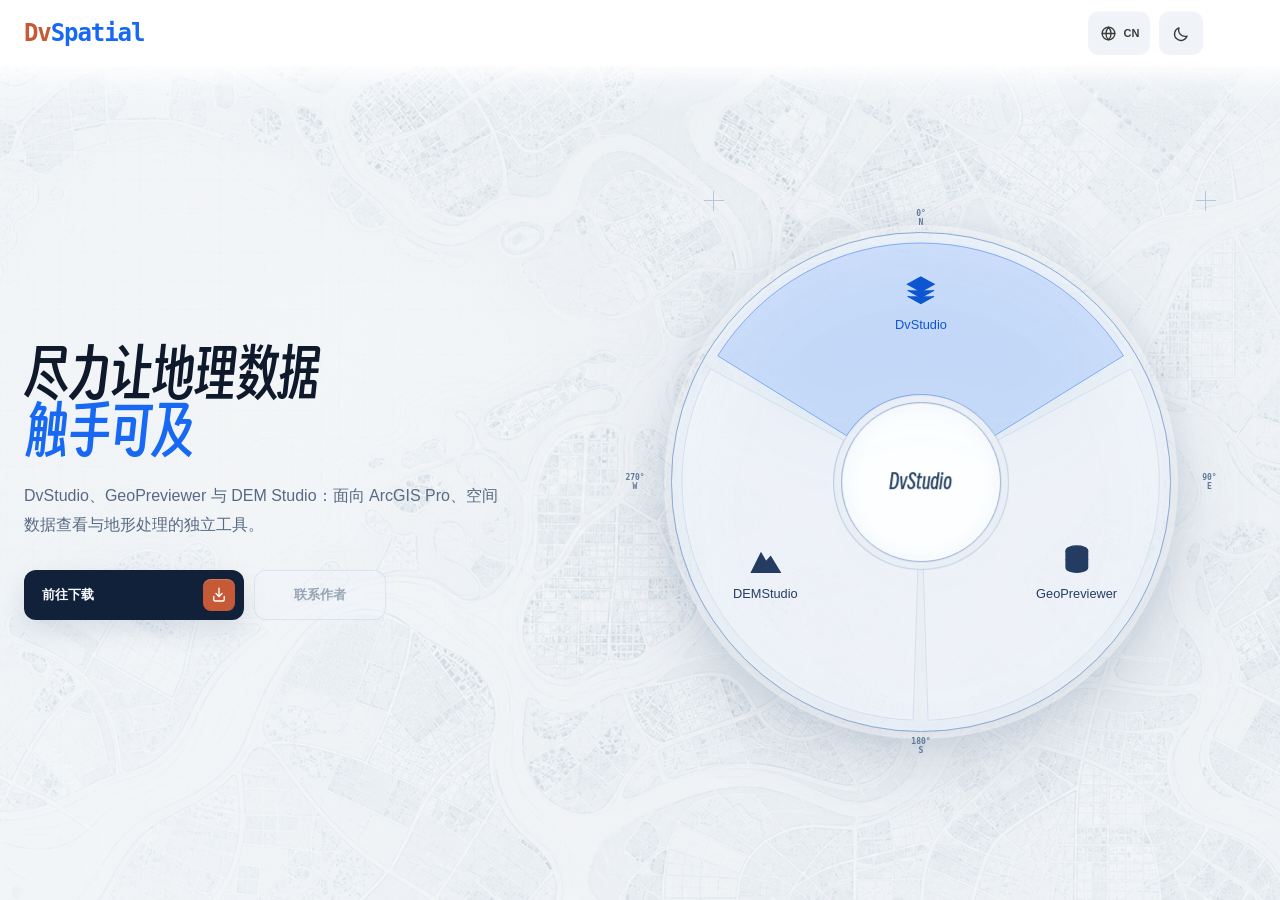
<file: index.html>
<!doctype html>
<html lang="zh-CN" data-theme="light" data-page="home">
<head>
  <meta charset="utf-8">
  <meta name="viewport" content="width=device-width, initial-scale=1">
  <meta name="description" content="David 的 GIS 软件、ArcGIS Pro 工具与空间智能实践入口。">
  <meta name="theme-color" content="#f8fbff">
  <title>DvSpatial</title>
  <script src="assets/js/components/theme-boot.js?v=20260729-3"></script>
  <link rel="icon" href="assets/images/brand/favicon.svg?v=20260728-5" type="image/svg+xml">
  <link rel="stylesheet" href="assets/css/site.css?v=20260730-2">
</head>
<body>
  <a class="skip-link" href="#main" data-i18n="skipLink">跳到主要内容</a>

  <header class="site-header">
    <div class="shell header-layout">
      <a class="brand" href="./" aria-label="DvSpatial 首页" data-aria-en="DvSpatial home">
        <strong><span>Dv</span>Spatial</strong>
      </a>

      <div data-site-tools></div>
    </div>
  </header>

  <main class="landing" id="main">
    <div class="map-layer" aria-hidden="true">
      <img id="hero-map" src="assets/images/spatial/fictional-river-delta-v1.png?v=20260729-2"
           width="1672" height="941" alt="" fetchpriority="high" decoding="async">
      <div class="map-wash"></div>
    </div>

    <span class="crosshair crosshair-a" aria-hidden="true"></span>
    <span class="crosshair crosshair-b" aria-hidden="true"></span>

    <div class="shell hero-layout">
      <section class="hero-copy" aria-labelledby="hero-title">
        <h1 id="hero-title"><span data-i18n="titleLead">尽力让地理数据</span><em data-i18n="titleAccent">触手可及</em></h1>
        <p class="hero-intro" data-i18n="intro">DvStudio、GeoPreviewer 与 DEM Studio：面向 ArcGIS Pro、空间数据查看与地形处理的独立工具。</p>

        <div class="hero-actions">
          <a class="button button-primary" href="downloads/">
            <span data-i18n="goDownloads">前往下载</span>
            <span class="button-arrow" aria-hidden="true">
              <svg viewBox="0 0 24 24">
                <path d="M12 3v11"></path>
                <path d="m8 10 4 4 4-4"></path>
                <path d="M5 14v4a2 2 0 0 0 2 2h10a2 2 0 0 0 2-2v-4"></path>
              </svg>
            </span>
          </a>
          <button class="button button-secondary button-placeholder" type="button" disabled
                  data-i18n="contactAuthor">联系作者</button>
        </div>
      </section>

      <section class="tool-navigator" aria-label="产品导航" data-i18n-aria="productNavigation">
        <div class="compass-label compass-north" aria-hidden="true"><b>0°</b><span>N</span></div>
        <div class="compass-label compass-east" aria-hidden="true"><b>90°</b><span>E</span></div>
        <div class="compass-label compass-south" aria-hidden="true"><b>180°</b><span>S</span></div>
        <div class="compass-label compass-west" aria-hidden="true"><b>270°</b><span>W</span></div>

        <div class="wheel" id="tool-wheel" data-active="0">
          <div class="tick-ring" aria-hidden="true"></div>
          <svg class="segment-layer" viewBox="0 0 100 100" aria-hidden="true">
            <g data-segment-paths></g>
          </svg>
          <div class="segment-controls" data-segment-controls></div>

          <div class="wheel-center" aria-live="polite">
            <h2 data-active-name>DvStudio</h2>
          </div>
        </div>
      </section>
    </div>

  </main>

  <script type="module" src="assets/js/pages/home.js?v=20261113-1"></script>
</body>
</html>
</file>
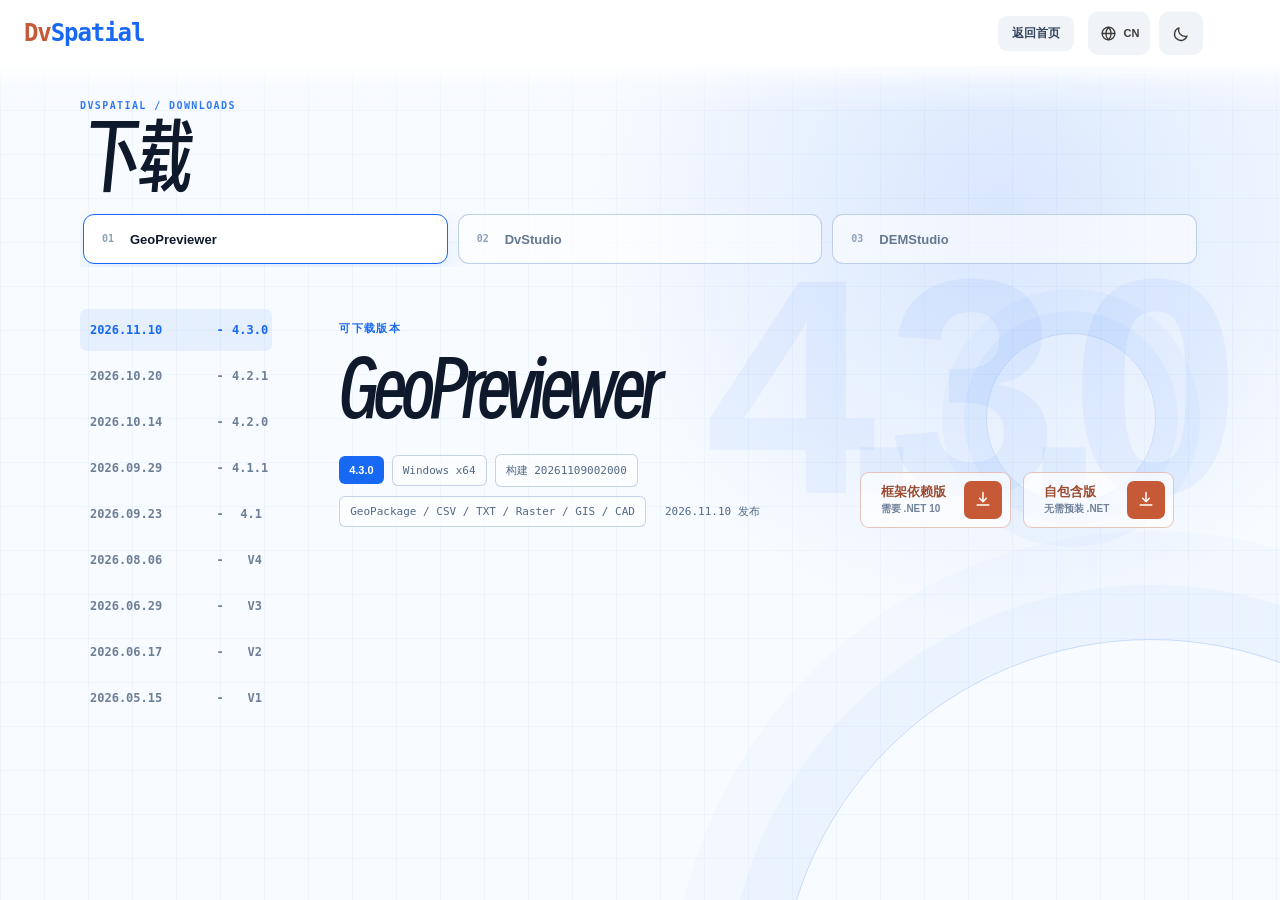
<file: downloads/index.html>
<!doctype html>
<html lang="zh-CN" data-theme="light" data-page="downloads"
      data-title-en="Downloads · DvSpatial"
      data-description-en="Download DvSpatial tools.">
<head>
  <meta charset="utf-8">
  <meta name="viewport" content="width=device-width, initial-scale=1">
  <meta name="description" content="DvSpatial 工具下载空间。">
  <meta name="theme-color" content="#f8fbff">
  <title>下载空间 · DvSpatial</title>
  <script src="../assets/js/components/theme-boot.js?v=20260729-5"></script>
  <link rel="icon" href="../assets/images/brand/favicon.svg?v=20260728-5" type="image/svg+xml">
  <link rel="stylesheet" href="../assets/css/site.css?v=20260729-6">
  <link rel="stylesheet" href="../assets/css/pages/downloads.css?v=20261113-1">
</head>
<body class="download-page">
  <header class="site-header">
    <div class="shell header-layout">
      <a class="brand" href="../" aria-label="DvSpatial 首页" data-aria-en="DvSpatial home">
        <strong><span>Dv</span>Spatial</strong>
      </a>
      <div class="standard-header-actions">
        <a class="download-back" href="../" data-copy-en="Back home">返回首页</a>
        <div data-site-tools></div>
      </div>
    </div>
  </header>

  <main class="download-main">
    <div class="shell download-layout">
      <header class="download-heading">
        <span>DVSPATIAL / DOWNLOADS</span>
        <h1 data-copy-en="Download">下载</h1>
      </header>

      <div class="product-tabs" role="tablist" aria-label="选择产品" data-aria-en="Choose a product">
        <button class="product-tab is-active" id="tab-gdb" type="button" role="tab"
                aria-selected="true" aria-controls="panel-gdb" data-product-tab="gdb">
          <span>01</span>
          <b>GeoPreviewer</b>
        </button>
        <button class="product-tab" id="tab-dvstudio" type="button" role="tab"
                aria-selected="false" aria-controls="panel-dvstudio" tabindex="-1"
                data-product-tab="dvstudio">
          <span>02</span>
          <b>DvStudio</b>
        </button>
        <button class="product-tab" id="tab-dem-studio" type="button" role="tab"
                aria-selected="false" aria-controls="panel-dem-studio" tabindex="-1"
                data-product-tab="dem-studio">
          <span>03</span>
          <b>DEMStudio</b>
        </button>
      </div>

      <section class="download-workbench">
        <section class="product-panel is-active" id="panel-gdb" role="tabpanel"
                 aria-labelledby="tab-gdb" data-product-panel="gdb">
          <aside class="version-rail version-rail-list-only">
            <div class="version-list" aria-label="GeoPreviewer 版本" data-aria-en="GeoPreviewer versions">
              <button class="version-option is-active" type="button" aria-pressed="true" data-version-target="gdb-v4-3-0"><time datetime="2026-11-10">2026.11.10</time><span class="version-separator" aria-hidden="true">-</span><b>4.3.0</b></button>
<button class="version-option" type="button" aria-pressed="false" data-version-target="gdb-v4-2-1"><time datetime="2026-10-20">2026.10.20</time><span class="version-separator" aria-hidden="true">-</span><b>4.2.1</b></button>
<button class="version-option" type="button" aria-pressed="false" data-version-target="gdb-v4-2-0"><time datetime="2026-10-14">2026.10.14</time><span class="version-separator" aria-hidden="true">-</span><b>4.2.0</b></button>
<button class="version-option" type="button" aria-pressed="false" data-version-target="gdb-v4-1-1"><time datetime="2026-09-29">2026.09.29</time><span class="version-separator" aria-hidden="true">-</span><b>4.1.1</b></button>
<button class="version-option" type="button" aria-pressed="false"
                      data-version-target="gdb-v4-1">
                <time datetime="2026-09-23">2026.09.23</time><span class="version-separator" aria-hidden="true">-</span><b>4.1</b>
              </button>
              <button class="version-option" type="button" aria-pressed="false"
                      data-version-target="gdb-v4">
                <time datetime="2026-08-06">2026.08.06</time><span class="version-separator" aria-hidden="true">-</span><b>V4</b>
              </button>
              <button class="version-option" type="button" aria-pressed="false"
                      data-version-target="gdb-v3">
                <time datetime="2026-06-29">2026.06.29</time><span class="version-separator" aria-hidden="true">-</span><b>V3</b>
              </button>
              <button class="version-option" type="button" aria-pressed="false"
                      data-version-target="gdb-v2">
                <time datetime="2026-06-17">2026.06.17</time><span class="version-separator" aria-hidden="true">-</span><b>V2</b>
              </button>
              <button class="version-option" type="button" aria-pressed="false"
                      data-version-target="gdb-v1">
                <time datetime="2026-05-15">2026.05.15</time><span class="version-separator" aria-hidden="true">-</span><b>V1</b>
              </button>
            </div>
          </aside>

          <div class="release-stage">
<article class="release-view is-active" data-version-panel="gdb-v4-3-0">
              <div class="release-watermark" aria-hidden="true">4.3.0</div>
              <p data-copy-en="Available release">可下载版本</p>
              <h2>GeoPreviewer</h2>
              <div class="release-meta">
                <strong>4.3.0</strong>
                <span>Windows x64</span>
                <span data-copy-en="Build 20261109002000">构建 20261109002000</span>
                <span class="release-formats">GeoPackage / CSV / TXT / Raster / GIS / CAD</span>
                <time datetime="2026-11-10" data-copy-en="Released 2026-11-10">2026.11.10 发布</time>
              </div>
              <div class="release-downloads">
                <a class="release-download" href="https://github.com/SpDDoggy/GeoPreviewer-Releases/releases/download/v4.3.0-stable.20261109002000/GeoPreviewer-4.3.0-stable.20261109002000-win-x64-framework-dependent-setup.exe"
                   aria-label="下载 GeoPreviewer 4.3.0 框架依赖版"
                   data-aria-en="Download GeoPreviewer 4.3.0 framework-dependent edition">
                  <span class="release-download-copy">
                    <b data-copy-en="Framework-dependent">框架依赖版</b>
                    <small data-copy-en="Requires .NET 10">需要 .NET 10</small>
                  </span>
                  <svg viewBox="0 0 24 24" aria-hidden="true">
                    <path d="M12 3v11m0 0 4-4m-4 4-4-4M5 18h14"></path>
                  </svg>
                </a>
                <a class="release-download" href="https://github.com/SpDDoggy/GeoPreviewer-Releases/releases/download/v4.3.0-stable.20261109002000/GeoPreviewer-4.3.0-stable.20261109002000-win-x64-self-contained-setup.exe"
                   aria-label="下载 GeoPreviewer 4.3.0 自包含版"
                   data-aria-en="Download GeoPreviewer 4.3.0 self-contained edition">
                  <span class="release-download-copy">
                    <b data-copy-en="Self-contained">自包含版</b>
                    <small data-copy-en="No .NET required">无需预装 .NET</small>
                  </span>
                  <svg viewBox="0 0 24 24" aria-hidden="true">
                    <path d="M12 3v11m0 0 4-4m-4 4-4-4M5 18h14"></path>
                  </svg>
                </a>
              </div>
            </article>

            <article class="release-view" data-version-panel="gdb-v4-2-1" hidden>
              <div class="release-watermark" aria-hidden="true">4.2.1</div>
              <p data-copy-en="Available release">可下载版本</p>
              <h2>GeoPreviewer</h2>
              <div class="release-meta">
                <strong>4.2.1</strong>
                <span>Windows x64</span>
                <span data-copy-en="Build 20261019234418">构建 20261019234418</span>
                <span class="release-formats">.GDB / .SHP / .MDB / GeoJSON / KML / KMZ / CAD</span>
                <time datetime="2026-10-20" data-copy-en="Released 2026-10-20">2026.10.20 发布</time>
              </div>
              <div class="release-downloads">
                <a class="release-download" href="https://github.com/SpDDoggy/GeoPreviewer-Releases/releases/download/v4.2.1-stable.20261019234418/GeoPreviewer-4.2.1-stable.20261019234418-win-x64-framework-dependent-setup.exe"
                   aria-label="下载 GeoPreviewer 4.2.1 框架依赖版"
                   data-aria-en="Download GeoPreviewer 4.2.1 framework-dependent edition">
                  <span class="release-download-copy">
                    <b data-copy-en="Framework-dependent">框架依赖版</b>
                    <small data-copy-en="Requires .NET 10">需要 .NET 10</small>
                  </span>
                  <svg viewBox="0 0 24 24" aria-hidden="true">
                    <path d="M12 3v11m0 0 4-4m-4 4-4-4M5 18h14"></path>
                  </svg>
                </a>
                <a class="release-download" href="https://github.com/SpDDoggy/GeoPreviewer-Releases/releases/download/v4.2.1-stable.20261019234418/GeoPreviewer-4.2.1-stable.20261019234418-win-x64-self-contained-setup.exe"
                   aria-label="下载 GeoPreviewer 4.2.1 自包含版"
                   data-aria-en="Download GeoPreviewer 4.2.1 self-contained edition">
                  <span class="release-download-copy">
                    <b data-copy-en="Self-contained">自包含版</b>
                    <small data-copy-en="No .NET required">无需预装 .NET</small>
                  </span>
                  <svg viewBox="0 0 24 24" aria-hidden="true">
                    <path d="M12 3v11m0 0 4-4m-4 4-4-4M5 18h14"></path>
                  </svg>
                </a>
              </div>
            </article>
<article class="release-view" data-version-panel="gdb-v4-2-0" hidden>
              <div class="release-watermark" aria-hidden="true">4.2.0</div>
              <p data-copy-en="Available release">可下载版本</p>
              <h2>GeoPreviewer</h2>
              <div class="release-meta">
                <strong>4.2.0</strong>
                <span>Windows x64</span>
                <span data-copy-en="Build 20261014030027">构建 20261014030027</span>
                <span class="release-formats">.GDB / .SHP / .MDB / GeoJSON / KML / KMZ / CAD</span>
                <time datetime="2026-10-14" data-copy-en="Released 2026-10-14">2026.10.14 发布</time>
              </div>
              <div class="release-downloads">
                <a class="release-download" href="https://github.com/SpDDoggy/GeoPreviewer-Releases/releases/download/v4.2.0-stable.20261014030027/GeoPreviewer-4.2.0-stable.20261014030027-win-x64-framework-dependent-setup.exe"
                   aria-label="下载 GeoPreviewer 4.2.0 框架依赖版"
                   data-aria-en="Download GeoPreviewer 4.2.0 framework-dependent edition">
                  <span class="release-download-copy">
                    <b data-copy-en="Framework-dependent">框架依赖版</b>
                    <small data-copy-en="Requires .NET 10">需要 .NET 10</small>
                  </span>
                  <svg viewBox="0 0 24 24" aria-hidden="true">
                    <path d="M12 3v11m0 0 4-4m-4 4-4-4M5 18h14"></path>
                  </svg>
                </a>
                <a class="release-download" href="https://github.com/SpDDoggy/GeoPreviewer-Releases/releases/download/v4.2.0-stable.20261014030027/GeoPreviewer-4.2.0-stable.20261014030027-win-x64-self-contained-setup.exe"
                   aria-label="下载 GeoPreviewer 4.2.0 自包含版"
                   data-aria-en="Download GeoPreviewer 4.2.0 self-contained edition">
                  <span class="release-download-copy">
                    <b data-copy-en="Self-contained">自包含版</b>
                    <small data-copy-en="No .NET required">无需预装 .NET</small>
                  </span>
                  <svg viewBox="0 0 24 24" aria-hidden="true">
                    <path d="M12 3v11m0 0 4-4m-4 4-4-4M5 18h14"></path>
                  </svg>
                </a>
              </div>
            </article>
<article class="release-view" data-version-panel="gdb-v4-1-1" hidden>
              <div class="release-watermark" aria-hidden="true">4.1.1</div>
              <p data-copy-en="Available release">可下载版本</p>
              <h2>GeoPreviewer</h2>
              <div class="release-meta">
                <strong>4.1.1</strong>
                <span>Windows x64</span>
                <span data-copy-en="Build 20260929151814">构建 20260929151814</span>
                <span class="release-formats">.GDB / .SHP / .MDB</span>
                <time datetime="2026-09-29" data-copy-en="Released 2026-09-29">2026.09.29 发布</time>
              </div>
              <div class="release-downloads">
                <a class="release-download" href="https://github.com/SpDDoggy/GeoPreviewer-Releases/releases/download/v4.1.1-stable.20260929151814/GeoPreviewer-4.1.1-stable.20260929151814-win-x64-framework-dependent-setup.exe"
                   aria-label="下载 GeoPreviewer 4.1.1 框架依赖版"
                   data-aria-en="Download GeoPreviewer 4.1.1 framework-dependent edition">
                  <span class="release-download-copy">
                    <b data-copy-en="Framework-dependent">框架依赖版</b>
                    <small data-copy-en="Requires .NET 10">需要 .NET 10</small>
                  </span>
                  <svg viewBox="0 0 24 24" aria-hidden="true">
                    <path d="M12 3v11m0 0 4-4m-4 4-4-4M5 18h14"></path>
                  </svg>
                </a>
                <a class="release-download" href="https://github.com/SpDDoggy/GeoPreviewer-Releases/releases/download/v4.1.1-stable.20260929151814/GeoPreviewer-4.1.1-stable.20260929151814-win-x64-self-contained-setup.exe"
                   aria-label="下载 GeoPreviewer 4.1.1 自包含版"
                   data-aria-en="Download GeoPreviewer 4.1.1 self-contained edition">
                  <span class="release-download-copy">
                    <b data-copy-en="Self-contained">自包含版</b>
                    <small data-copy-en="No .NET required">无需预装 .NET</small>
                  </span>
                  <svg viewBox="0 0 24 24" aria-hidden="true">
                    <path d="M12 3v11m0 0 4-4m-4 4-4-4M5 18h14"></path>
                  </svg>
                </a>
              </div>
            </article>
<article class="release-view" data-version-panel="gdb-v4-1" hidden>
              <div class="release-watermark" aria-hidden="true">4.1</div>
              <p data-copy-en="Available release">可下载版本</p>
              <h2>GeoPreviewer</h2>
              <div class="release-meta">
                <strong>4.1</strong>
                <span>Windows x64</span>
                <span data-copy-en="Build 20260923034436">构建 20260923034436</span>
                <span class="release-formats">.GDB / .SHP / .MDB</span>
                <time datetime="2026-09-23" data-copy-en="Released September 23, 2026">2026年9月23日发布</time>
              </div>
              <div class="release-downloads">
                <a class="release-download" href="https://github.com/SpDDoggy/GeoPreviewer-Releases/releases/download/v4.1-stable.20260923032004/GeoPreviewer-4.1-stable.20260923034436-win-x64-framework-dependent-setup.exe"
                   aria-label="下载 GeoPreviewer 4.1 框架依赖版"
                   data-aria-en="Download GeoPreviewer 4.1 framework-dependent edition">
                  <span class="release-download-copy">
                    <b data-copy-en="Framework-dependent">框架依赖版</b>
                    <small data-copy-en="Requires .NET 10">需要 .NET 10</small>
                  </span>
                  <svg viewBox="0 0 24 24" aria-hidden="true">
                    <path d="M12 3v11m0 0 4-4m-4 4-4-4M5 18h14"></path>
                  </svg>
                </a>
                <a class="release-download" href="https://github.com/SpDDoggy/GeoPreviewer-Releases/releases/download/v4.1-stable.20260923032004/GeoPreviewer-4.1-stable.20260923034436-win-x64-self-contained-setup.exe"
                   aria-label="下载 GeoPreviewer 4.1 自包含版"
                   data-aria-en="Download GeoPreviewer 4.1 self-contained edition">
                  <span class="release-download-copy">
                    <b data-copy-en="Self-contained">自包含版</b>
                    <small data-copy-en="No .NET required">无需预装 .NET</small>
                  </span>
                  <svg viewBox="0 0 24 24" aria-hidden="true">
                    <path d="M12 3v11m0 0 4-4m-4 4-4-4M5 18h14"></path>
                  </svg>
                </a>
              </div>
            </article>

            <article class="release-view" data-version-panel="gdb-v4" hidden>
              <div class="release-watermark" aria-hidden="true">04</div>
              <p data-copy-en="Previous release">历史版本</p>
              <h2>GDB Previewer</h2>
              <div class="release-meta">
                <strong>V4</strong>
                <span>Windows x64</span>
                <span class="release-formats">.GDB / .SHP / .MDB</span>
                <time datetime="2026-08-06" data-copy-en="Released August 6, 2026">2026年8月6日发布</time>
              </div>
              <div class="release-downloads">
                <a class="release-download" href="./gdb-previewer/GDBPreviewer_V4_win-x64_Setup.exe"
                   download aria-label="下载 GDB Previewer V4 框架依赖版"
                   data-aria-en="Download GDB Previewer V4 framework-dependent edition">
                  <span class="release-download-copy">
                    <b data-copy-en="Framework-dependent">框架依赖版</b>
                    <small data-copy-en="Requires .NET 8">需要 .NET 8</small>
                  </span>
                  <svg viewBox="0 0 24 24" aria-hidden="true">
                    <path d="M12 3v11m0 0 4-4m-4 4-4-4M5 18h14"></path>
                  </svg>
                </a>
                <a class="release-download" href="./gdb-previewer/GDBPreviewer_V4_win-x64_SC_Setup.exe"
                   download aria-label="下载 GDB Previewer V4 自包含版"
                   data-aria-en="Download GDB Previewer V4 self-contained edition">
                  <span class="release-download-copy">
                    <b data-copy-en="Self-contained">自包含版</b>
                    <small data-copy-en="No .NET required">无需预装 .NET</small>
                  </span>
                  <svg viewBox="0 0 24 24" aria-hidden="true">
                    <path d="M12 3v11m0 0 4-4m-4 4-4-4M5 18h14"></path>
                  </svg>
                </a>
              </div>
            </article>

            <article class="release-view" data-version-panel="gdb-v3" hidden>
              <div class="release-watermark" aria-hidden="true">03</div>
              <p data-copy-en="Previous release">历史版本</p>
              <h2>GDB Previewer</h2>
              <div class="release-meta">
                <strong>V3</strong>
                <span>Windows x64</span>
                <span class="release-formats">.GDB / .SHP / .MDB</span>
                <time datetime="2026-06-29" data-copy-en="Released June 29, 2026">2026年6月29日发布</time>
              </div>
              <a class="release-download" href="./gdb-previewer/GDBPreviewer_Setup_V3.exe"
                 download aria-label="下载 GDB Previewer V3"
                 data-aria-en="Download GDB Previewer V3">
                <span data-copy-en="Download">下载</span>
                <svg viewBox="0 0 24 24" aria-hidden="true">
                  <path d="M12 3v11m0 0 4-4m-4 4-4-4M5 18h14"></path>
                </svg>
              </a>
            </article>

            <article class="release-view" data-version-panel="gdb-v2" hidden>
              <div class="release-watermark" aria-hidden="true">02</div>
              <p data-copy-en="Previous release">历史版本</p>
              <h2>GDB Previewer</h2>
              <div class="release-meta">
                <strong>V2</strong>
                <span>Windows x64</span>
                <span class="release-formats">.GDB / .SHP / .MDB</span>
                <time datetime="2026-06-17" data-copy-en="Released June 17, 2026">2026年6月17日发布</time>
              </div>
              <a class="release-download" href="./gdb-previewer/GDBPreviewer_Setup_V2.exe"
                 download aria-label="下载 GDB Previewer V2"
                 data-aria-en="Download GDB Previewer V2">
                <span data-copy-en="Download">下载</span>
                <svg viewBox="0 0 24 24" aria-hidden="true">
                  <path d="M12 3v11m0 0 4-4m-4 4-4-4M5 18h14"></path>
                </svg>
              </a>
            </article>

            <article class="release-view" data-version-panel="gdb-v1" hidden>
              <div class="release-watermark" aria-hidden="true">01</div>
              <p data-copy-en="Previous release">历史版本</p>
              <h2>GDB Previewer</h2>
              <div class="release-meta">
                <strong>V1</strong>
                <span>Windows</span>
                <time datetime="2026-05-15" data-copy-en="Released May 15, 2026">2026年5月15日发布</time>
              </div>
              <a class="release-download" href="./gdb-previewer/GDBPreviewer_V1.zip"
                 download aria-label="下载 GDB Previewer V1"
                 data-aria-en="Download GDB Previewer V1">
                <span data-copy-en="Download">下载</span>
                <svg viewBox="0 0 24 24" aria-hidden="true">
                  <path d="M12 3v11m0 0 4-4m-4 4-4-4M5 18h14"></path>
                </svg>
              </a>
            </article>
          </div>
        </section>

        <section class="product-panel" id="panel-dvstudio" role="tabpanel"
                 aria-labelledby="tab-dvstudio" data-product-panel="dvstudio" hidden>
          <aside class="version-rail version-rail-list-only">
            <div class="version-list" aria-label="DvStudio 版本" data-aria-en="DvStudio versions">
              <div class="version-empty" data-copy-en="No releases">暂无版本</div>
            </div>
          </aside>

          <div class="release-stage">
            <article class="release-view unreleased-release is-active">
              <div class="release-watermark" aria-hidden="true">DS</div>
              <p data-copy-en="ArcGIS Pro toolkit">ArcGIS Pro 工具套件</p>
              <h2>DvStudio</h2>
              <strong class="preparing-status" data-copy-en="In preparation">准备中</strong>
            </article>
          </div>
        </section>

        <section class="product-panel" id="panel-dem-studio" role="tabpanel" aria-labelledby="tab-dem-studio" data-product-panel="dem-studio" hidden>
          <aside class="version-rail version-rail-list-only"><div class="version-list" aria-label="DEMStudio 版本" data-aria-en="DEMStudio versions">
            <button class="version-option is-active" type="button" aria-pressed="true" data-version-target="dem-v0-2-0"><time datetime="2026-11-13">2026.11.13</time><span class="version-separator" aria-hidden="true">-</span><b>0.2.0</b></button>
          </div></aside>
          <div class="release-stage"><article class="release-view is-active" data-version-panel="dem-v0-2-0">
            <div class="release-watermark" aria-hidden="true">0.2.0</div><p data-copy-en="Terrain rendering">地形渲染</p><h2>DEMStudio</h2>
            <div class="release-meta"><strong>0.2.0</strong><span>Windows x64</span><span class="release-formats">PNG / TIFF · 8-bit / 16-bit</span><time datetime="2026-11-13" data-copy-en="Released 2026-11-13">2026.11.13 发布</time></div>
            <div class="release-downloads">
              <a class="release-download" href="./dem-studio/0.2.0/DEMStudio-0.2.0-windows-x64-setup.exe" download aria-label="下载 DEMStudio 0.2.0 安装版" data-aria-en="Download DEMStudio 0.2.0 installer"><span class="release-download-copy"><b data-copy-en="Installer">安装版</b><small>EXE · 3.98 MiB</small></span><svg viewBox="0 0 24 24" aria-hidden="true"><path d="M12 3v11m0 0 4-4m-4 4-4-4M5 18h14"></path></svg></a>
              <a class="release-download" href="./dem-studio/0.2.0/DEMStudio-0.2.0-windows-x64-portable.zip" download aria-label="下载 DEMStudio 0.2.0 便携版" data-aria-en="Download DEMStudio 0.2.0 portable edition"><span class="release-download-copy"><b data-copy-en="Portable">便携版</b><small>ZIP · 2.76 MiB</small></span><svg viewBox="0 0 24 24" aria-hidden="true"><path d="M12 3v11m0 0 4-4m-4 4-4-4M5 18h14"></path></svg></a>
            </div>
            <dl class="dem-download-requirements"><div><dt data-copy-en="Runtime">运行环境</dt><dd>WebView2 · OpenGL 3.3 Compatibility Profile</dd></div></dl>
            <nav class="dem-download-links" aria-label="DEMStudio 资源" data-aria-en="DEMStudio resources"><a href="./dem-studio/0.2.0/SHA256SUMS.txt" download data-copy-en="SHA-256 checksums">SHA-256 校验值</a><a href="./dem-studio/0.2.0/Release-notes.md" data-copy-en="Release notes">版本说明</a><a href="../products/dem-studio/" data-copy-en="Product overview">产品概览</a></nav>
          </article></div>
        </section>
      </section>
    </div>
  </main>
  <script type="module" src="../assets/js/pages/downloads.js?v=20260909-1"></script>
</body>
</html>
</file>
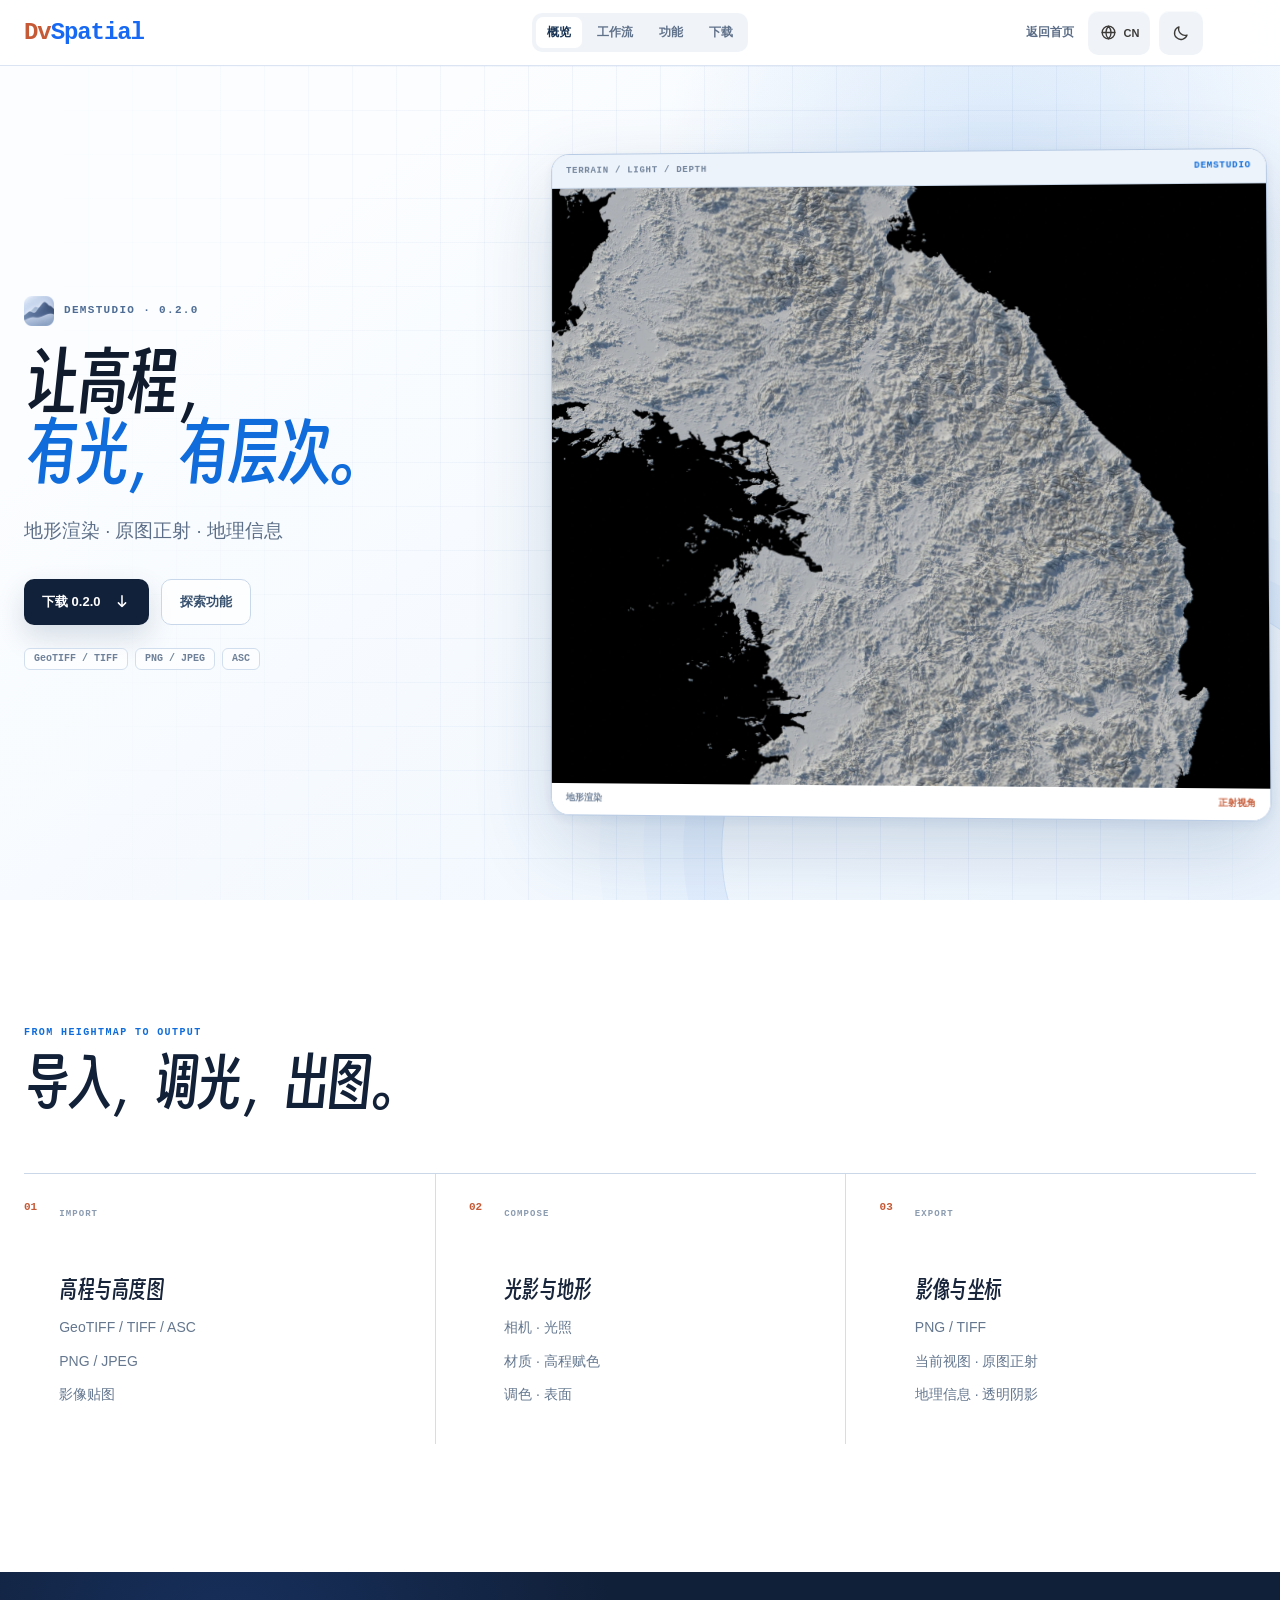
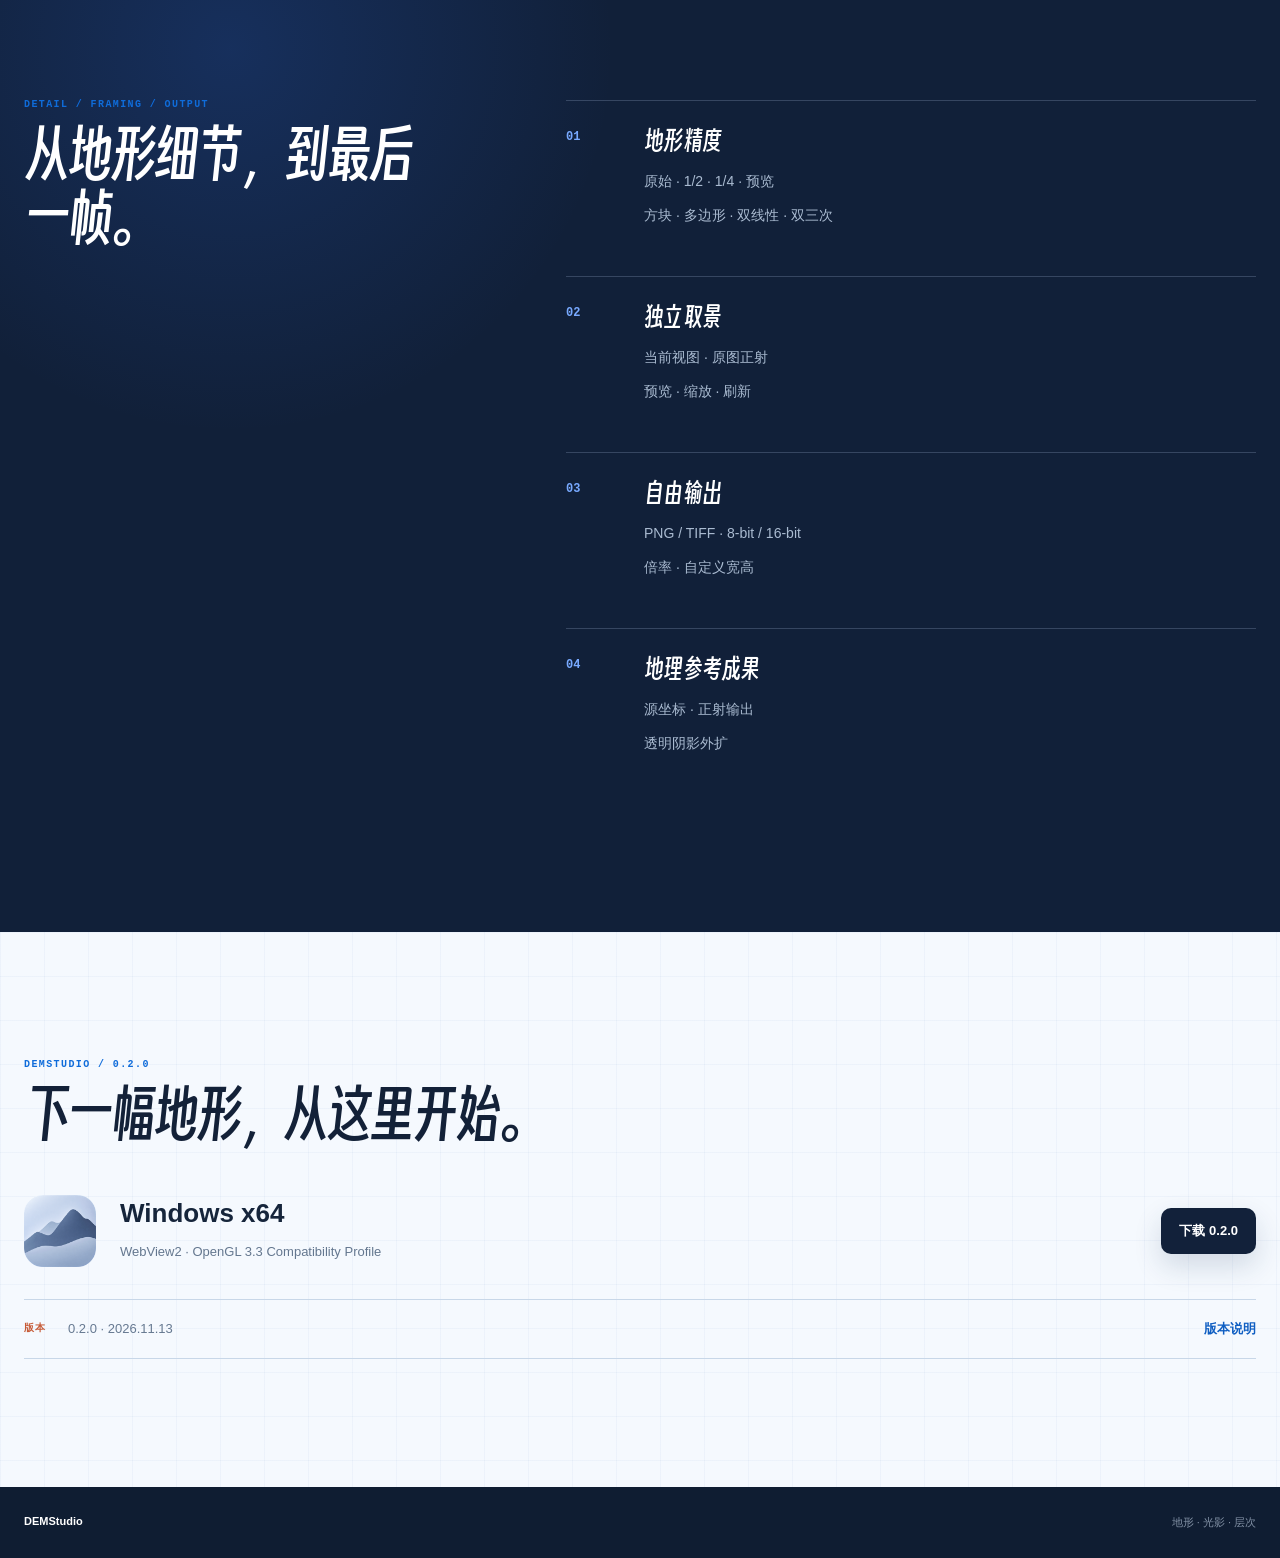
<file: products/dem-studio/index.html>
<!doctype html>
<html class="dem-page-root" lang="zh-CN" data-theme="light" data-page="dem-studio"
 data-title-en="DEMStudio · DvSpatial" data-description-en="DEMStudio 0.2.0: terrain rendering, orthographic output and georeferenced PNG / TIFF. Download for Windows x64.">
<head>
 <meta charset="utf-8"><meta name="viewport" content="width=device-width, initial-scale=1">
 <meta name="description" content="DEMStudio 0.2.0：地形渲染、原图正射与带地理信息的 PNG / TIFF 导出。下载 Windows x64 安装版与便携版。">
 <meta name="theme-color" content="#f8fbff"><title>DEMStudio · DvSpatial</title>
 <script src="../../assets/js/components/theme-boot.js?v=20260729-3"></script>
 <link rel="icon" href="../../assets/images/brand/favicon.svg?v=20260728-5" type="image/svg+xml">
 <link rel="stylesheet" href="../../assets/css/site.css?v=20260730-1">
 <link rel="stylesheet" href="../../assets/css/pages/dem-studio.css?v=20261113-1">
</head>
<body class="dem-product-page">
 <header class="dem-site-header"><div class="shell dem-header-layout">
  <a class="brand" href="../../" aria-label="DvSpatial 首页" data-aria-en="DvSpatial home"><strong><span>Dv</span>Spatial</strong></a>
  <nav class="dem-nav" aria-label="DEMStudio 导航" data-aria-en="DEMStudio navigation">
   <a class="is-active" href="#overview" data-copy-en="Overview">概览</a>
   <a href="#workflow" data-copy-en="Workflow">工作流</a>
   <a href="#capabilities" data-copy-en="Features">功能</a>
   <a href="#download" data-copy-en="Download">下载</a>
  </nav>
  <div class="dem-header-actions"><a class="dem-home-link" href="../../" data-copy-en="Back home">返回首页</a><div data-site-tools></div></div>
 </div></header>
 <main>
  <section class="dem-hero" id="overview"><div class="dem-contours" aria-hidden="true"></div>
   <div class="shell dem-hero-grid"><div class="dem-hero-copy">
    <p class="dem-kicker"><img src="../../assets/images/products/demstudio-icon.png" alt="">DEMSTUDIO · 0.2.0</p>
    <h1><span data-copy-en="Give elevation,">让高程，</span> <em data-copy-en="light and depth.">有光，有层次。</em></h1>
    <p class="dem-lead" data-copy-en="Terrain rendering · Orthographic output · Georeferencing">地形渲染 · 原图正射 · 地理信息</p>
    <div class="dem-actions"><a class="dem-primary-action" href="../../downloads/?product=dem-studio&amp;version=dem-v0-2-0"><span data-copy-en="Download 0.2.0">下载 0.2.0</span><svg viewBox="0 0 20 20" aria-hidden="true"><path d="M10 3v12M6 11l4 4 4-4"></path></svg></a>
     <a class="dem-secondary-action" href="#capabilities" data-copy-en="Explore features">探索功能</a></div>
    <ul class="dem-format-list" aria-label="输入格式" data-aria-en="Input formats"><li>GeoTIFF / TIFF</li><li>PNG / JPEG</li><li>ASC</li></ul>
   </div>
   <figure class="dem-workspace-preview dem-terrain-preview">
    <div class="dem-preview-topline" aria-hidden="true"><span>TERRAIN / LIGHT / DEPTH</span><b>DEMSTUDIO</b></div>
    <a href="../../assets/images/products/demstudio-terrain.webp" target="_blank" rel="noopener" aria-label="查看完整地形渲染图" data-aria-en="View the full terrain render">
     <img src="../../assets/images/products/demstudio-terrain.webp" width="1800" height="1800" alt="DEMStudio 正射地形渲染，呈现山脊、谷地与沿海地形的光影层次" data-alt-en="DEMStudio orthographic terrain render showing illuminated ridges, valleys and coastal relief" fetchpriority="high"></a>
    <figcaption><span data-copy-en="Terrain render">地形渲染</span><b data-copy-en="Orthographic view">正射视角</b></figcaption>
   </figure></div>
  </section>
  <section class="dem-workflow-section" id="workflow" aria-labelledby="dem-workflow-title"><div class="shell">
   <div class="dem-section-heading"><p>FROM HEIGHTMAP TO OUTPUT</p><h2 id="dem-workflow-title" data-copy-en="Import. Compose. Export.">导入，调光，出图。</h2></div>
   <ol class="dem-workflow-list">
    <li><span>01</span><div><small>IMPORT</small><h3 data-copy-en="Elevation &amp; heightmaps">高程与高度图</h3><ul class="dem-feature-tags"><li>GeoTIFF / TIFF / ASC</li><li>PNG / JPEG</li><li data-copy-en="Texture overlay">影像贴图</li></ul></div></li>
    <li><span>02</span><div><small>COMPOSE</small><h3 data-copy-en="Light &amp; terrain">光影与地形</h3><ul class="dem-feature-tags"><li data-copy-en="Camera · Lighting">相机 · 光照</li><li data-copy-en="Material · Elevation colors">材质 · 高程赋色</li><li data-copy-en="Tone · Surface">调色 · 表面</li></ul></div></li>
    <li><span>03</span><div><small>EXPORT</small><h3 data-copy-en="Image &amp; coordinates">影像与坐标</h3><ul class="dem-feature-tags"><li>PNG / TIFF</li><li data-copy-en="Current view · Orthographic">当前视图 · 原图正射</li><li data-copy-en="Georeferencing · Transparent shadows">地理信息 · 透明阴影</li></ul></div></li>
   </ol>
  </div></section>
  <section class="dem-capability-section" id="capabilities" aria-labelledby="dem-capability-title"><div class="shell dem-capability-layout">
   <div class="dem-capability-heading"><p class="dem-kicker-line">DETAIL / FRAMING / OUTPUT</p><h2 id="dem-capability-title" data-copy-en="From terrain detail to the final frame.">从地形细节，<br>到最后一帧。</h2></div>
   <div class="dem-capability-list">
    <article><span>01</span><div><h3 data-copy-en="Terrain precision">地形精度</h3><ul class="dem-feature-tags"><li data-copy-en="Source · 1/2 · 1/4 · Preview">原始 · 1/2 · 1/4 · 预览</li><li data-copy-en="Block · Polygon · Bilinear · Bicubic">方块 · 多边形 · 双线性 · 双三次</li></ul></div></article>
    <article><span>02</span><div><h3 data-copy-en="Independent framing">独立取景</h3><ul class="dem-feature-tags"><li data-copy-en="Current view · Source orthographic">当前视图 · 原图正射</li><li data-copy-en="Preview · Zoom · Refresh">预览 · 缩放 · 刷新</li></ul></div></article>
    <article><span>03</span><div><h3 data-copy-en="Flexible output">自由输出</h3><ul class="dem-feature-tags"><li>PNG / TIFF · 8-bit / 16-bit</li><li data-copy-en="Scale · Custom width and height">倍率 · 自定义宽高</li></ul></div></article>
    <article><span>04</span><div><h3 data-copy-en="Georeferenced results">地理参考成果</h3><ul class="dem-feature-tags"><li data-copy-en="Source coordinates · Orthographic output">源坐标 · 正射输出</li><li data-copy-en="Transparent shadow margins">透明阴影外扩</li></ul></div></article>
   </div>
  </div></section>
  <section class="dem-platform-section" id="download" aria-labelledby="dem-download-title"><div class="shell">
   <div class="dem-section-heading"><p>DEMSTUDIO / 0.2.0</p><h2 id="dem-download-title" data-copy-en="Your next terrain render.">下一幅地形，从这里开始。</h2></div>
   <div class="dem-download-summary"><img src="../../assets/images/products/demstudio-icon.png" width="72" height="72" alt=""><div><strong>Windows x64</strong><span>WebView2 · OpenGL 3.3 Compatibility Profile</span></div><a class="dem-primary-action" href="../../downloads/?product=dem-studio&amp;version=dem-v0-2-0" data-copy-en="Download 0.2.0">下载 0.2.0</a></div>
   <div class="dem-release-boundary"><span data-copy-en="Release">版本</span><p>0.2.0 · 2026.11.13</p><a href="../../downloads/dem-studio/0.2.0/Release-notes.md" data-copy-en="Release notes">版本说明</a></div>
  </div></section>
 </main>
 <footer class="dem-footer"><div class="shell"><strong>DEMStudio</strong><span data-copy-en="Terrain. Light. Depth.">地形 · 光影 · 层次</span></div></footer>
 <script type="module" src="../../assets/js/pages/site.js?v=20260909-1"></script>
</body></html>
</file>
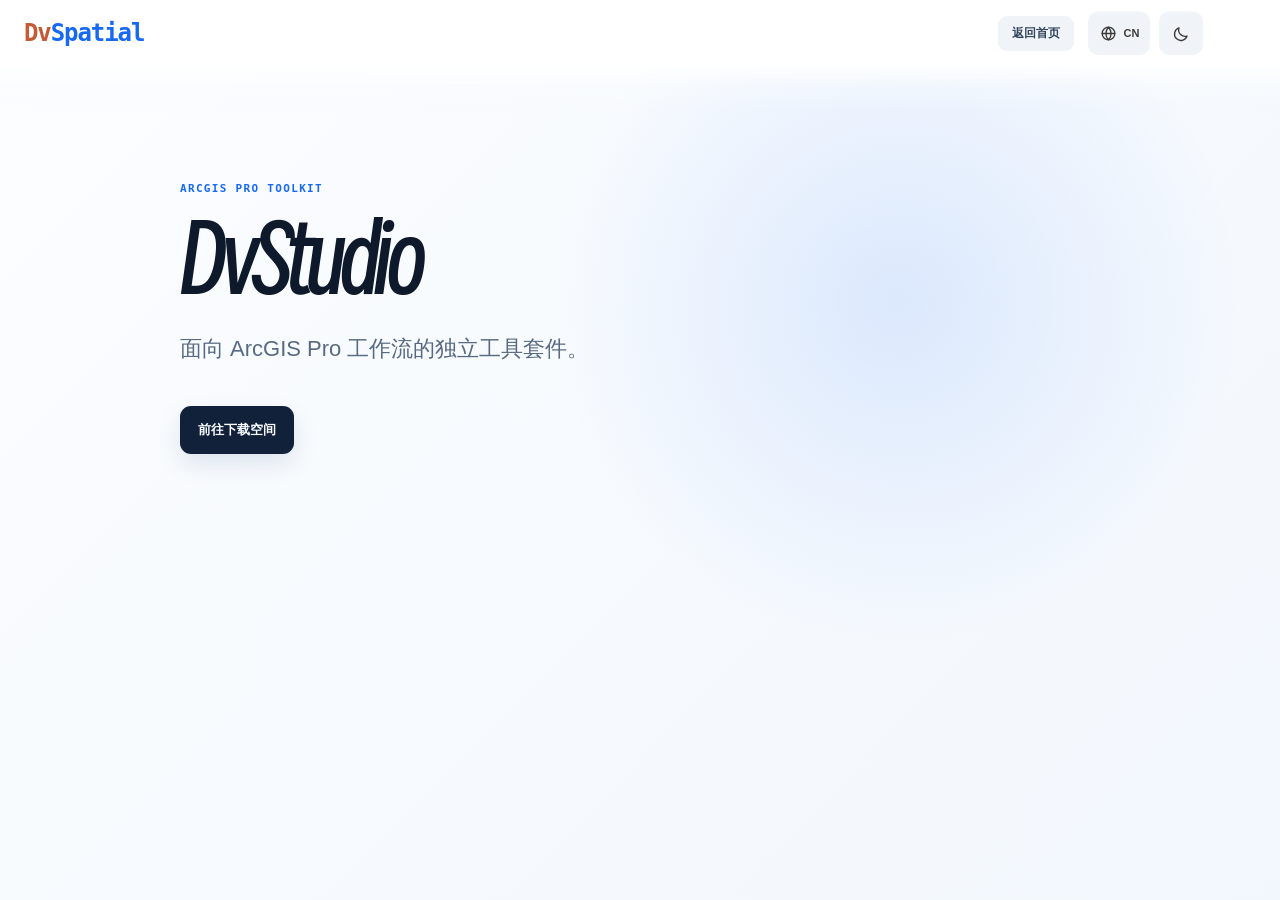
<file: products/dvstudio/index.html>
<!doctype html>
<html lang="zh-CN" data-theme="light" data-page="dvstudio"
      data-title-en="DvStudio · DvSpatial"
      data-description-en="DvStudio · An ArcGIS Pro toolkit.">
<head>
  <meta charset="utf-8">
  <meta name="viewport" content="width=device-width, initial-scale=1">
  <meta name="description" content="DvStudio · ArcGIS Pro 工具套件。">
  <meta name="theme-color" content="#f8fbff">
  <title>DvStudio · DvSpatial</title>
  <script src="../../assets/js/components/theme-boot.js?v=20260729-3"></script>
  <link rel="icon" href="../../assets/images/brand/favicon.svg?v=20260728-5" type="image/svg+xml">
  <link rel="stylesheet" href="../../assets/css/site.css?v=20260729-6">
  <link rel="stylesheet" href="../../assets/css/pages/product.css?v=20260729-3">
</head>
<body class="product-page">
  <header class="site-header">
    <div class="shell header-layout">
      <a class="brand" href="../../" aria-label="DvSpatial 首页" data-aria-en="DvSpatial home"><strong><span>Dv</span>Spatial</strong></a>
      <div class="standard-header-actions">
        <a class="product-back" href="../../" data-copy-en="Back home">返回首页</a>
        <div data-site-tools></div>
      </div>
    </div>
  </header>
  <main class="product-main">
    <div class="shell product-layout">
      <p class="product-kicker">ARCGIS PRO TOOLKIT</p>
      <h1>DvStudio</h1>
      <p class="product-lead" data-copy-en="An independent toolkit for ArcGIS Pro workflows.">面向 ArcGIS Pro 工作流的独立工具套件。</p>
      <div class="product-actions"><a href="../../downloads/" data-copy-en="Go to downloads">前往下载空间</a></div>
    </div>
  </main>
  <script type="module" src="../../assets/js/pages/site.js?v=20260909-1"></script>
</body>
</html>
</file>
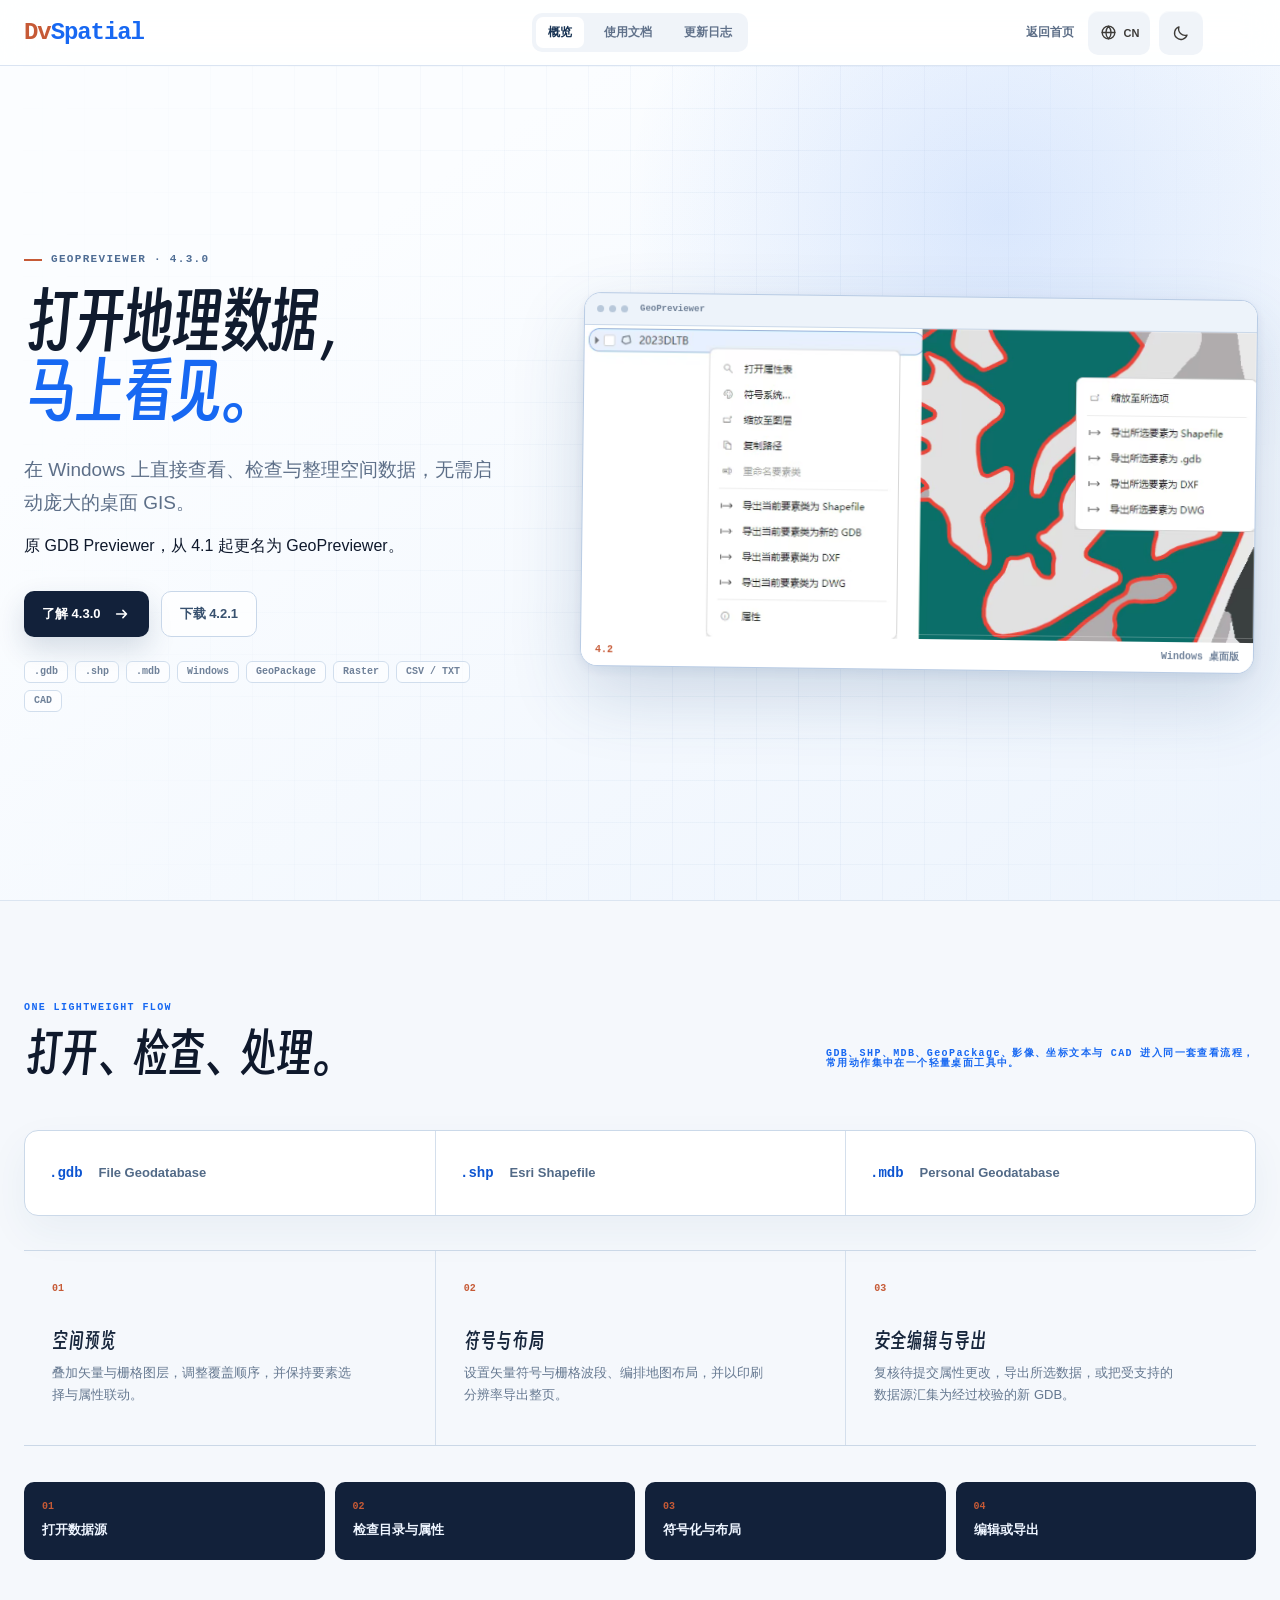
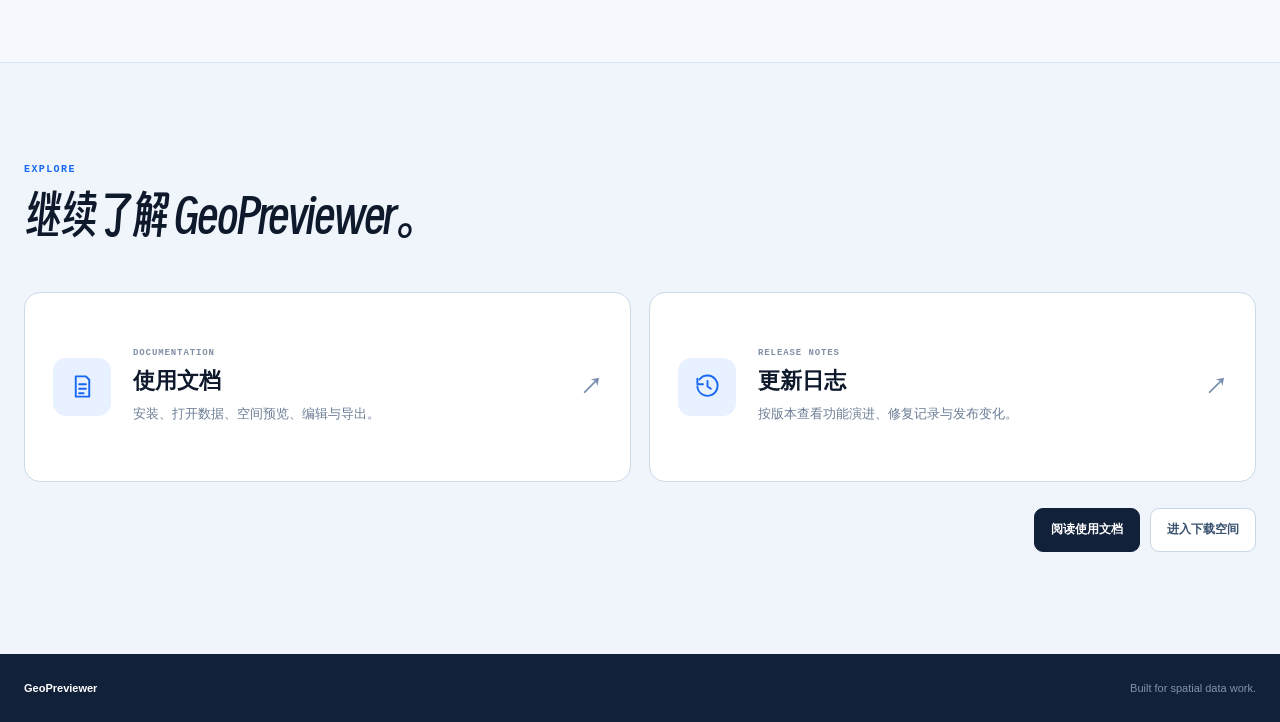
<file: products/gdb-previewer/index.html>
<!doctype html>
<html class="gdb-page-root" lang="zh-CN" data-theme="light" data-page="gdb-overview"
      data-title-en="GeoPreviewer · DvSpatial"
      data-description-en="GeoPreviewer: preview, inspect, and export GDB, SHP, MDB, GeoPackage, imagery, coordinate text and CAD spatial data on Windows.">
<head>
  <meta charset="utf-8">
  <meta name="viewport" content="width=device-width, initial-scale=1">
  <meta name="description" content="GeoPreviewer：在 Windows 上预览、检查并导出 GDB、SHP、MDB、GeoPackage、影像、坐标文本与 CAD 空间数据。">
  <meta name="theme-color" content="#f8fbff">
  <title>GeoPreviewer · DvSpatial</title>
  <script src="../../assets/js/components/theme-boot.js?v=20260729-3"></script>
  <link rel="icon" href="../../assets/images/brand/favicon.svg?v=20260728-5" type="image/svg+xml">
  <link rel="stylesheet" href="../../assets/css/site.css?v=20260729-6">
  <link rel="stylesheet" href="../../assets/css/pages/gdb-previewer.css?v=20260729-3">
</head>
<body class="gdb-product-page">
  <header class="product-site-header">
    <div class="shell product-header-layout">
      <a class="brand" href="../../" aria-label="DvSpatial 首页" data-aria-en="DvSpatial home"><strong><span>Dv</span>Spatial</strong></a>
      <nav class="product-nav" aria-label="GeoPreviewer 导航" data-aria-en="GeoPreviewer navigation">
        <a class="is-active" href="./" aria-current="page" data-copy-en="Overview">概览</a>
        <a href="docs/" data-copy-en="Documentation">使用文档</a>
        <a href="changelog/" data-copy-en="Release notes">更新日志</a>
      </nav>
      <div class="product-header-actions">
        <a class="product-home-link" href="../../" data-copy-en="Back home">返回首页</a>
        <div data-site-tools></div>
      </div>
    </div>
  </header>

  <main>
    <section class="gdb-hero">
      <div class="shell gdb-hero-grid">
        <div class="gdb-hero-copy">
          <p class="gdb-kicker"><span></span> GEOPREVIEWER · 4.3.0</p>
          <h1><span data-copy-en="Open geospatial data.">打开地理数据，</span><em data-copy-en="See it now.">马上看见。</em></h1>
          <p class="gdb-lead" data-copy-en="View, inspect, and organize spatial data on Windows without launching a heavyweight desktop GIS.">在 Windows 上直接查看、检查与整理空间数据，无需启动庞大的桌面 GIS。</p>
          <p data-copy-en="Formerly GDB Previewer, renamed GeoPreviewer since 4.1.">原 GDB Previewer，从 4.1 起更名为 GeoPreviewer。</p><div class="gdb-actions">
            <a class="gdb-primary-action" href="changelog/?version=v4-3-0">
              <span data-copy-en="Explore 4.3.0">了解 4.3.0</span>
              <svg viewBox="0 0 20 20" aria-hidden="true"><path d="M4 10h11M11 6l4 4-4 4"></path></svg>
            </a>
            <a class="gdb-secondary-action" href="../../downloads/?product=gdb&amp;version=gdb-v4-2-1" data-copy-en="Download 4.2.1">下载 4.2.1</a>
          </div>
          <ul class="format-list" aria-label="支持格式与系统" data-aria-en="Supported formats and system">
            <li>.gdb</li>
            <li>.shp</li>
            <li>.mdb</li>
            <li>Windows</li>
            <li>GeoPackage</li><li>Raster</li><li>CSV / TXT</li>
            <li>CAD</li>
          </ul>
        </div>

        <figure class="app-preview">
          <div class="app-preview-bar" aria-hidden="true">
            <span></span><span></span><span></span>
            <b>GeoPreviewer</b>
          </div>
          <img style="aspect-ratio: 840 / 388; object-fit: contain" src="../../assets/images/products/geopreviewer-4-2-export.png?v=20261024-1"
               alt="GeoPreviewer 4.2 要素类与所选要素 CAD 导出菜单"
               data-alt-en="GeoPreviewer 4.2 CAD export menus for feature classes and selections">
          <figcaption><span>4.2</span> <b data-copy-en="Windows desktop edition">Windows 桌面版</b></figcaption>
        </figure>
      </div>
    </section>

    <section class="product-core-section" aria-labelledby="core-title">
      <div class="shell">
        <div class="section-heading section-heading-split">
          <div>
            <p>ONE LIGHTWEIGHT FLOW</p>
            <h2 id="core-title" data-copy-en="Open. Inspect. Work.">打开、检查、处理。</h2>
          </div>
          <p class="section-intro" data-copy-en="Bring GDB, SHP, MDB, GeoPackage, imagery, coordinate text and CAD into one viewing workflow, with essential actions in a lightweight desktop tool.">GDB、SHP、MDB、GeoPackage、影像、坐标文本与 CAD 进入同一套查看流程，常用动作集中在一个轻量桌面工具中。</p>
        </div>

        <div class="core-format-row" aria-label="支持格式" data-aria-en="Supported formats">
          <article><strong>.gdb</strong><span>File Geodatabase</span></article>
          <article><strong>.shp</strong><span>Esri Shapefile</span></article>
          <article><strong>.mdb</strong><span>Personal Geodatabase</span></article>
        </div>

        <div class="core-capability-grid">
          <article>
            <span>01</span>
            <h3 data-copy-en="Spatial preview">空间预览</h3>
            <p data-copy-en="Overlay vector and raster layers, adjust their draw order, and keep feature selection and attributes synchronized.">叠加矢量与栅格图层，调整覆盖顺序，并保持要素选择与属性联动。</p>
          </article>
          <article>
            <span>02</span>
            <h3 data-copy-en="Symbology and layouts">符号与布局</h3>
            <p data-copy-en="Style vector features and raster bands, compose map layouts, and export complete pages at print resolution.">设置矢量符号与栅格波段、编排地图布局，并以印刷分辨率导出整页。</p>
          </article>
          <article>
            <span>03</span>
            <h3 data-copy-en="Edit and export safely">安全编辑与导出</h3>
            <p data-copy-en="Review pending attribute changes, export selected data, or gather supported sources into a verified new GDB.">复核待提交属性更改，导出所选数据，或把受支持的数据源汇集为经过校验的新 GDB。</p>
          </article>
        </div>

        <ol class="core-workflow" aria-label="使用流程" data-aria-en="Workflow">
          <li><span>01</span><strong data-copy-en="Open a data source">打开数据源</strong></li>
          <li><span>02</span><strong data-copy-en="Inspect contents and attributes">检查目录与属性</strong></li>
          <li><span>03</span><strong data-copy-en="Style and compose">符号化与布局</strong></li>
          <li><span>04</span><strong data-copy-en="Edit or export">编辑或导出</strong></li>
        </ol>
      </div>
    </section>

    <section class="resource-section product-resource-section" aria-labelledby="resource-title">
      <div class="shell">
        <div class="section-heading">
          <p>EXPLORE</p>
          <h2 id="resource-title" data-copy-en="Explore GeoPreviewer further.">继续了解 GeoPreviewer。</h2>
        </div>
        <div class="resource-grid">
          <a class="resource-card resource-card-docs" href="docs/">
            <span class="resource-icon">
              <svg viewBox="0 0 24 24" aria-hidden="true"><path d="M6 3h9l3 3v15H6zM9 10h6M9 14h6M9 18h4"></path></svg>
            </span>
            <span>
              <small>DOCUMENTATION</small>
              <strong data-copy-en="Documentation">使用文档</strong>
              <p data-copy-en="Installation, opening data, spatial preview, editing, and export.">安装、打开数据、空间预览、编辑与导出。</p>
            </span>
            <b aria-hidden="true">↗</b>
          </a>
          <a class="resource-card resource-card-log" href="changelog/">
            <span class="resource-icon">
              <svg viewBox="0 0 24 24" aria-hidden="true"><path d="M12 7v5l3 2M4.9 5.7A9 9 0 1 1 3 12M3 5v5h5"></path></svg>
            </span>
            <span>
              <small>RELEASE NOTES</small>
              <strong data-copy-en="Release notes">更新日志</strong>
              <p data-copy-en="Browse features, fixes, and release changes by version.">按版本查看功能演进、修复记录与发布变化。</p>
            </span>
            <b aria-hidden="true">↗</b>
          </a>
        </div>
        <div class="resource-actions">
          <a href="docs/" data-copy-en="Read the documentation">阅读使用文档</a>
          <a href="../../downloads/?product=gdb&amp;version=gdb-v4-3-0" data-copy-en="Go to downloads">进入下载空间</a>
        </div>
      </div>
    </section>
  </main>

  <footer class="product-footer">
    <div class="shell"><strong>GeoPreviewer</strong><span>Built for spatial data work.</span></div>
  </footer>
  <script type="module" src="../../assets/js/pages/site.js?v=20260909-1"></script>
</body>
</html>
</file>
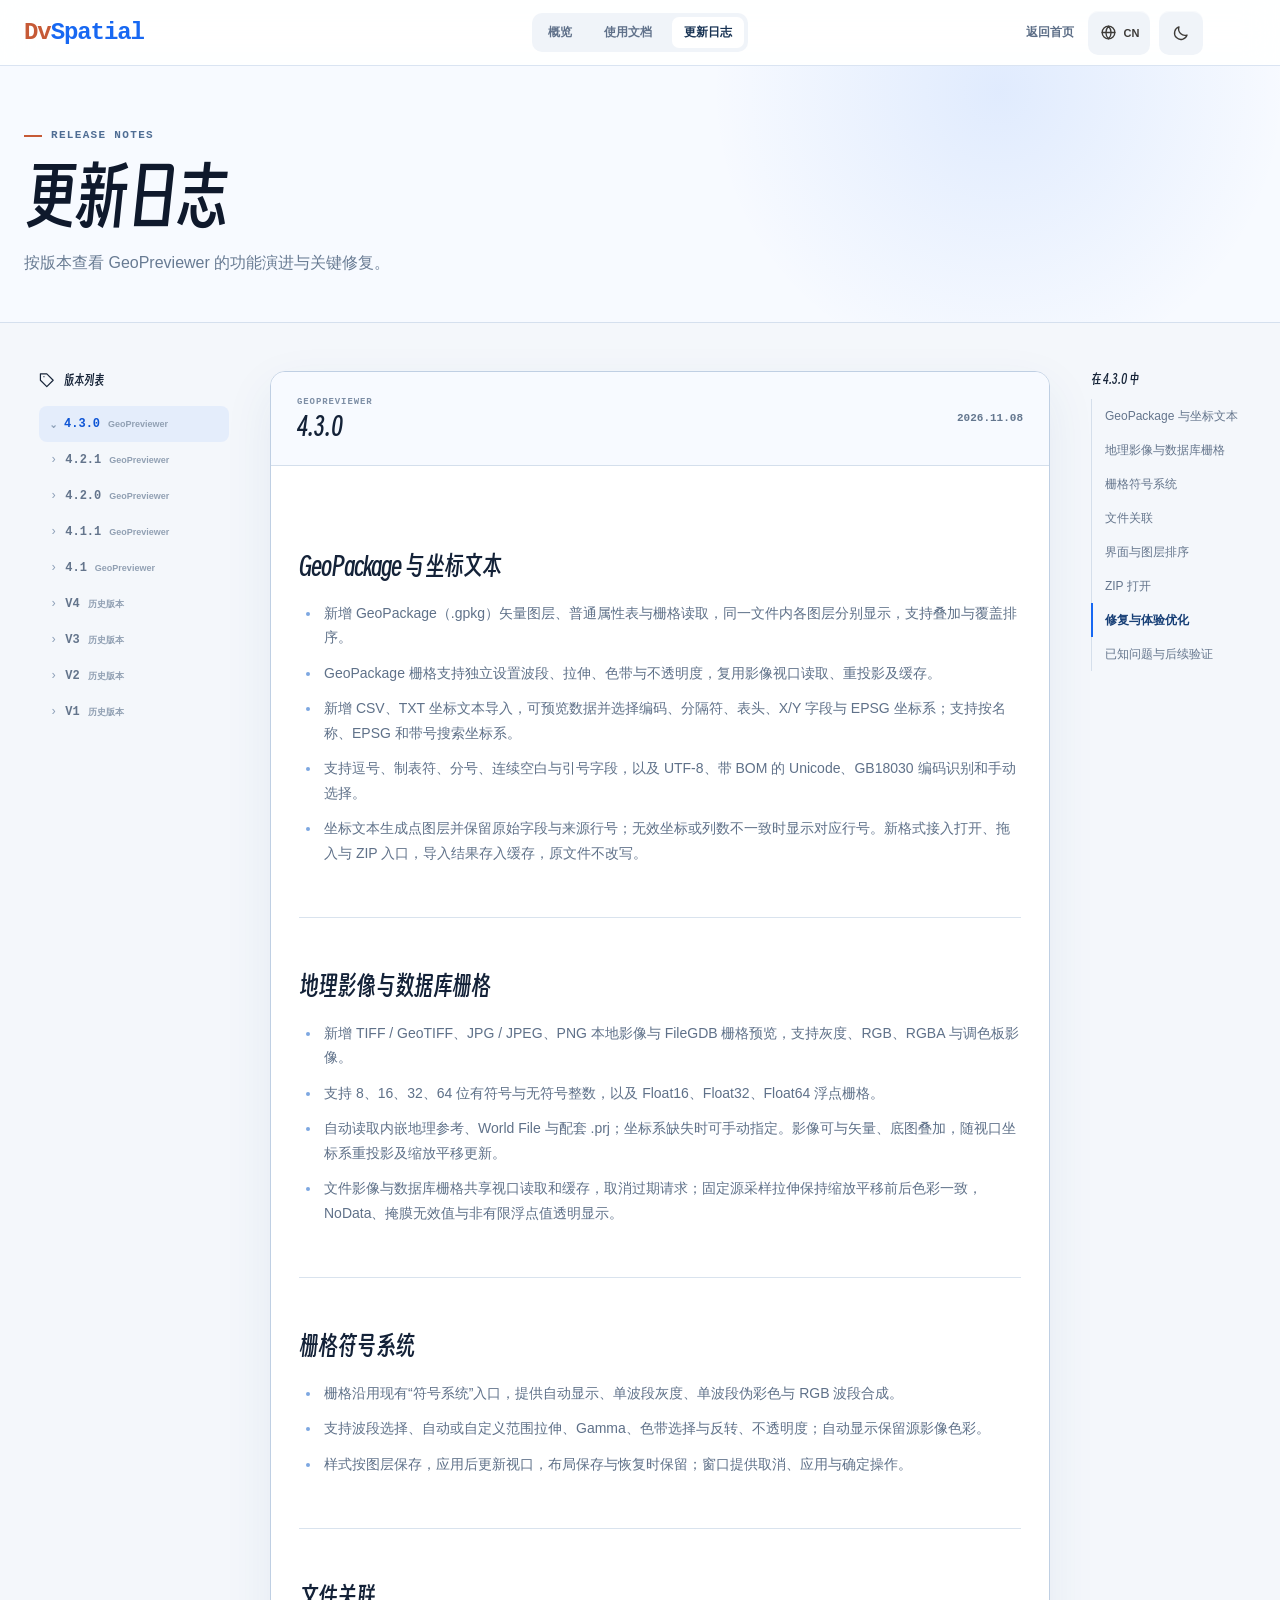
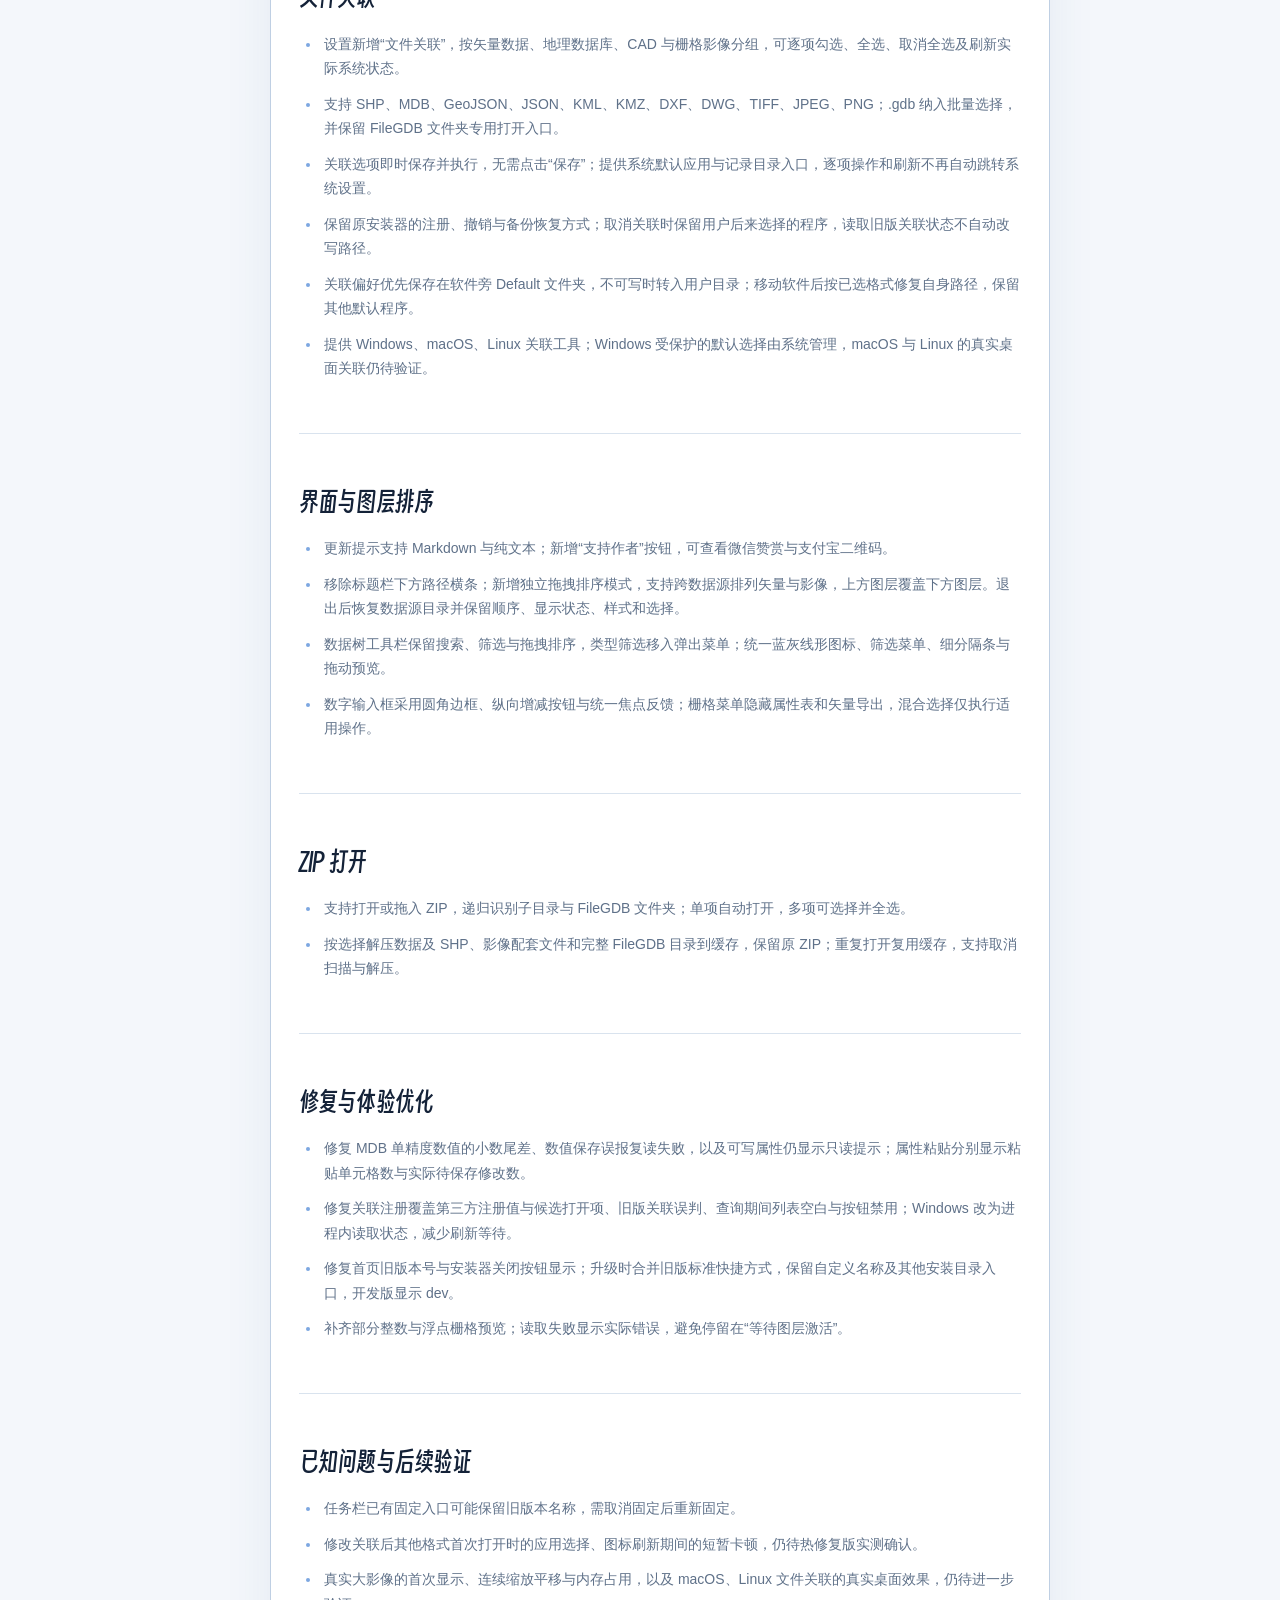
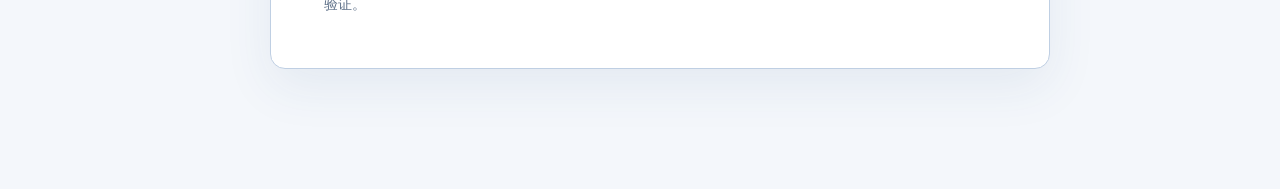
<file: products/gdb-previewer/changelog/index.html>
<!doctype html>
<html class="gdb-page-root" lang="zh-CN" data-theme="light" data-page="gdb-changelog"
      data-title-en="Release notes · GeoPreviewer"
      data-description-en="GeoPreviewer release notes and version history.">
<head>
  <meta charset="utf-8">
  <meta name="viewport" content="width=device-width, initial-scale=1">
  <meta name="description" content="GeoPreviewer 历史版本更新日志。">
  <meta name="theme-color" content="#f8fbff">
  <title>更新日志 · GeoPreviewer</title>
  <script src="../../../assets/js/components/theme-boot.js?v=20260729-3"></script>
  <link rel="icon" href="../../../assets/images/brand/favicon.svg?v=20260728-5" type="image/svg+xml">
  <link rel="stylesheet" href="../../../assets/css/site.css?v=20260729-6">
  <link rel="stylesheet" href="../../../assets/css/pages/gdb-previewer.css?v=20260729-3">
</head>
<body class="gdb-product-page">
  <header class="product-site-header">
    <div class="shell product-header-layout">
      <a class="brand" href="../../../" aria-label="DvSpatial 首页" data-aria-en="DvSpatial home"><strong><span>Dv</span>Spatial</strong></a>
      <nav class="product-nav" aria-label="GeoPreviewer 导航" data-aria-en="GeoPreviewer navigation">
        <a href="../" data-copy-en="Overview">概览</a>
        <a href="../docs/" data-copy-en="Documentation">使用文档</a>
        <a class="is-active" href="./" aria-current="page" data-copy-en="Release notes">更新日志</a>
      </nav>
      <div class="product-header-actions">
        <a class="product-home-link" href="../../../" data-copy-en="Back home">返回首页</a>
        <div data-site-tools></div>
      </div>
    </div>
  </header>

  <main class="changelog-main changelog-reader">
    <section class="document-hero changelog-hero">
      <div class="shell">
        <p class="gdb-kicker"><span></span> RELEASE NOTES</p>
        <h1 data-copy-en="Release notes">更新日志</h1>
        <p data-copy-en="Browse GeoPreviewer features and key fixes by version.">按版本查看 GeoPreviewer 的功能演进与关键修复。</p>
      </div>
    </section>

    <div class="shell release-reader-layout">
      <aside class="version-panel" aria-label="版本列表" data-aria-en="Version list">
        <h2>
          <svg viewBox="0 0 24 24" aria-hidden="true"><path d="M20 13 11 22l-9-9V4h9l9 9ZM7 8h.01"></path></svg>
          <span data-copy-en="Versions">版本列表</span>
        </h2>
        <button class="version-option" type="button" data-version-target="v4-3-0" aria-pressed="false"><span>›</span><b>4.3.0</b><small>GeoPreviewer</small></button>
<button class="version-option" type="button" data-version-target="v4-2-1" aria-pressed="false"><span>›</span><b>4.2.1</b><small>GeoPreviewer</small></button>
<button class="version-option" type="button" data-version-target="v4-2-0" aria-pressed="false"><span>›</span><b>4.2.0</b><small>GeoPreviewer</small></button>
<button class="version-option" type="button" data-version-target="v4-1-1" aria-pressed="false"><span>›</span><b>4.1.1</b><small>GeoPreviewer</small></button>
<button class="version-option" type="button" data-version-target="v4-1" aria-pressed="false">
          <span>⌄</span><b>4.1</b><small>GeoPreviewer</small>
        </button>
        <button class="version-option" type="button" data-version-target="v4" aria-pressed="false">
          <span>›</span><b>V4</b><small data-copy-en="Previous">历史版本</small>
        </button>
        <button class="version-option" type="button" data-version-target="v3" aria-pressed="false">
          <span>›</span><b>V3</b><small data-copy-en="Previous">历史版本</small>
        </button>
        <button class="version-option" type="button" data-version-target="v2" aria-pressed="false">
          <span>›</span><b>V2</b><small data-copy-en="Previous">历史版本</small>
        </button>
        <button class="version-option" type="button" data-version-target="v1" aria-pressed="false">
          <span>›</span><b>V1</b><small data-copy-en="Previous">历史版本</small>
        </button>
      </aside>

      <div class="release-documents">
<article class="release-document" id="release-v4-3-0" data-release-panel="v4-3-0" hidden><header class="release-document-header"><div><small>GEOPREVIEWER</small><h2>4.3.0</h2></div><time datetime="2026-11-08">2026.11.08</time></header><div class="release-document-body"><section class="release-section" id="v4-3-0-s0" data-toc-label="GeoPackage 与坐标文本" data-toc-en="GeoPackage and coordinate text"><h3 data-copy-en="GeoPackage and coordinate text">GeoPackage 与坐标文本</h3><ul><li data-copy-en="Reads GeoPackage (.gpkg) vector layers, attribute tables and rasters as separate layers, with overlay and draw-order control.">新增 GeoPackage（.gpkg）矢量图层、普通属性表与栅格读取，同一文件内各图层分别显示，支持叠加与覆盖排序。</li><li data-copy-en="GeoPackage rasters share viewport reading, reprojection and caching, with separate band, stretch, color-ramp and opacity settings.">GeoPackage 栅格支持独立设置波段、拉伸、色带与不透明度，复用影像视口读取、重投影及缓存。</li><li data-copy-en="Imports CSV and TXT coordinates with data preview, encoding, delimiter, header, X/Y fields and CRS selection; search coordinate systems by name, EPSG or zone.">新增 CSV、TXT 坐标文本导入，可预览数据并选择编码、分隔符、表头、X/Y 字段与 EPSG 坐标系；支持按名称、EPSG 和带号搜索坐标系。</li><li data-copy-en="Supports comma, tab, semicolon and whitespace delimiters, quoted fields, and automatic or manual UTF-8, Unicode with BOM and GB18030 encoding selection.">支持逗号、制表符、分号、连续空白与引号字段，以及 UTF-8、带 BOM 的 Unicode、GB18030 编码识别和手动选择。</li><li data-copy-en="Creates point layers retaining original fields and source row numbers, reporting invalid coordinates and column-count mismatches by row. New formats work through Open, drag-and-drop and ZIP; imports use a cache without changing source files.">坐标文本生成点图层并保留原始字段与来源行号；无效坐标或列数不一致时显示对应行号。新格式接入打开、拖入与 ZIP 入口，导入结果存入缓存，原文件不改写。</li></ul></section><section class="release-section" id="v4-3-0-s1" data-toc-label="地理影像与数据库栅格" data-toc-en="Geographic imagery and database rasters"><h3 data-copy-en="Geographic imagery and database rasters">地理影像与数据库栅格</h3><ul><li data-copy-en="Adds TIFF/GeoTIFF, JPG/JPEG, PNG and FileGDB raster preview, including grayscale, RGB, RGBA and palette images.">新增 TIFF / GeoTIFF、JPG / JPEG、PNG 本地影像与 FileGDB 栅格预览，支持灰度、RGB、RGBA 与调色板影像。</li><li data-copy-en="Supports 8-, 16-, 32- and 64-bit signed and unsigned integers, plus Float16, Float32 and Float64 rasters.">支持 8、16、32、64 位有符号与无符号整数，以及 Float16、Float32、Float64 浮点栅格。</li><li data-copy-en="Reads embedded georeferencing, world files and companion .prj files; missing CRSs can be assigned manually. Imagery overlays vectors and basemaps with viewport reprojection, zooming and panning.">自动读取内嵌地理参考、World File 与配套 .prj；坐标系缺失时可手动指定。影像可与矢量、底图叠加，随视口坐标系重投影及缩放平移更新。</li><li data-copy-en="File and database rasters share viewport reading and caching and cancel stale requests. Fixed-source sampling keeps stretches consistent across navigation; NoData, masked and non-finite values are transparent.">文件影像与数据库栅格共享视口读取和缓存，取消过期请求；固定源采样拉伸保持缩放平移前后色彩一致，NoData、掩膜无效值与非有限浮点值透明显示。</li></ul></section><section class="release-section" id="v4-3-0-s2" data-toc-label="栅格符号系统" data-toc-en="Raster symbology"><h3 data-copy-en="Raster symbology">栅格符号系统</h3><ul><li data-copy-en="Raster layers use the existing Symbology command, offering automatic display, single-band grayscale, pseudocolor and RGB band composition.">栅格沿用现有“符号系统”入口，提供自动显示、单波段灰度、单波段伪彩色与 RGB 波段合成。</li><li data-copy-en="Controls include bands, automatic or custom stretches, gamma, color ramps and reversal, and opacity. Automatic display retains source colors.">支持波段选择、自动或自定义范围拉伸、Gamma、色带选择与反转、不透明度；自动显示保留源影像色彩。</li><li data-copy-en="Styles persist per layer and in saved layouts, updating the viewport when applied; the dialog provides Cancel, Apply and OK.">样式按图层保存，应用后更新视口，布局保存与恢复时保留；窗口提供取消、应用与确定操作。</li></ul></section><section class="release-section" id="v4-3-0-s3" data-toc-label="文件关联" data-toc-en="File associations"><h3 data-copy-en="File associations">文件关联</h3><ul><li data-copy-en="Adds File associations in Settings, grouped into vectors, geodatabases, CAD and rasters, with individual selection, Select all, Clear all and actual system-status refresh.">设置新增“文件关联”，按矢量数据、地理数据库、CAD 与栅格影像分组，可逐项勾选、全选、取消全选及刷新实际系统状态。</li><li data-copy-en="Supports SHP, MDB, GeoJSON, JSON, KML, KMZ, DXF, DWG, TIFF, JPEG and PNG; .gdb participates in bulk selection while retaining its dedicated folder-open command.">支持 SHP、MDB、GeoJSON、JSON、KML、KMZ、DXF、DWG、TIFF、JPEG、PNG；.gdb 纳入批量选择，并保留 FileGDB 文件夹专用打开入口。</li><li data-copy-en="Changes are saved and applied immediately. Links open system default apps and the records folder; individual operations and refresh no longer automatically open system settings.">关联选项即时保存并执行，无需点击“保存”；提供系统默认应用与记录目录入口，逐项操作和刷新不再自动跳转系统设置。</li><li data-copy-en="Retains installer registration, removal and backup restoration. Removing associations preserves later user choices; reading older-version state does not rewrite paths.">保留原安装器的注册、撤销与备份恢复方式；取消关联时保留用户后来选择的程序，读取旧版关联状态不自动改写路径。</li><li data-copy-en="Preferences use the adjacent Default folder, falling back to the user directory if necessary. Moving the application repairs its selected registrations while preserving other default programs.">关联偏好优先保存在软件旁 Default 文件夹，不可写时转入用户目录；移动软件后按已选格式修复自身路径，保留其他默认程序。</li><li data-copy-en="Association tools cover Windows, macOS and Linux. Windows manages protected default choices; macOS and Linux desktop associations still require real-device validation.">提供 Windows、macOS、Linux 关联工具；Windows 受保护的默认选择由系统管理，macOS 与 Linux 的真实桌面关联仍待验证。</li></ul></section><section class="release-section" id="v4-3-0-s4" data-toc-label="界面与图层排序" data-toc-en="Interface and layer ordering"><h3 data-copy-en="Interface and layer ordering">界面与图层排序</h3><ul><li data-copy-en="The update dialog supports Markdown and plain text, and adds a Support author button for WeChat and Alipay QR codes.">更新提示支持 Markdown 与纯文本；新增“支持作者”按钮，可查看微信赞赏与支付宝二维码。</li><li data-copy-en="Removes the path strip below the title bar. A dedicated drag-order mode arranges vectors and imagery across sources, with upper layers drawing above lower layers. Leaving the mode restores the source tree while retaining order, visibility, styles and selections.">移除标题栏下方路径横条；新增独立拖拽排序模式，支持跨数据源排列矢量与影像，上方图层覆盖下方图层。退出后恢复数据源目录并保留顺序、显示状态、样式和选择。</li><li data-copy-en="The data-tree toolbar contains search, filters and drag ordering; type filters move into a popup. Icons, filter menus, thin dividers and drag previews share the blue-gray visual style.">数据树工具栏保留搜索、筛选与拖拽排序，类型筛选移入弹出菜单；统一蓝灰线形图标、筛选菜单、细分隔条与拖动预览。</li><li data-copy-en="Numeric inputs gain rounded borders, vertical steppers and consistent focus feedback. Raster menus omit attribute tables and vector export; mixed selections apply only relevant actions.">数字输入框采用圆角边框、纵向增减按钮与统一焦点反馈；栅格菜单隐藏属性表和矢量导出，混合选择仅执行适用操作。</li></ul></section><section class="release-section" id="v4-3-0-s5" data-toc-label="ZIP 打开" data-toc-en="Opening ZIP archives"><h3 data-copy-en="Opening ZIP archives">ZIP 打开</h3><ul><li data-copy-en="Opens ZIP archives through Open or drag-and-drop, recursively finding supported data and FileGDB folders. A single item opens directly; multiple items offer selection and Select all.">支持打开或拖入 ZIP，递归识别子目录与 FileGDB 文件夹；单项自动打开，多项可选择并全选。</li><li data-copy-en="Extracts selected data with SHP and imagery companion files and complete FileGDB folders into a cache, retaining the original ZIP. Repeated opens reuse the cache; scanning and extraction can be cancelled.">按选择解压数据及 SHP、影像配套文件和完整 FileGDB 目录到缓存，保留原 ZIP；重复打开复用缓存，支持取消扫描与解压。</li></ul></section><section class="release-section" id="v4-3-0-s6" data-toc-label="修复与体验优化" data-toc-en="Fixes and usability"><h3 data-copy-en="Fixes and usability">修复与体验优化</h3><ul><li data-copy-en="Fixes MDB single-precision decimal artifacts, false readback failures on numeric saves and stale read-only messages. Attribute paste reports pasted cells separately from pending changes.">修复 MDB 单精度数值的小数尾差、数值保存误报复读失败，以及可写属性仍显示只读提示；属性粘贴分别显示粘贴单元格数与实际待保存修改数。</li><li data-copy-en="Fixes association registration overwriting third-party entries, incorrect older-version status, and blank lists or disabled buttons during queries. Windows reads status in-process to reduce refresh delays.">修复关联注册覆盖第三方注册值与候选打开项、旧版关联误判、查询期间列表空白与按钮禁用；Windows 改为进程内读取状态，减少刷新等待。</li><li data-copy-en="Fixes stale home-screen version labels and installer close-button rendering. Upgrades consolidate standard shortcuts while preserving custom names and other installation entries; development shortcuts show dev.">修复首页旧版本号与安装器关闭按钮显示；升级时合并旧版标准快捷方式，保留自定义名称及其他安装目录入口，开发版显示 dev。</li><li data-copy-en="Fixes preview of additional integer and floating-point rasters and reports actual read errors instead of remaining at Waiting for layer activation.">补齐部分整数与浮点栅格预览；读取失败显示实际错误，避免停留在“等待图层激活”。</li></ul></section><section class="release-section" id="v4-3-0-s7" data-toc-label="已知问题与后续验证" data-toc-en="Known issues and further validation"><h3 data-copy-en="Known issues and further validation">已知问题与后续验证</h3><ul><li data-copy-en="Existing taskbar pins may retain an older version name; unpin and pin again.">任务栏已有固定入口可能保留旧版本名称，需取消固定后重新固定。</li><li data-copy-en="First-open application selection for other formats after association changes, and brief pauses during icon refresh, still require hotfix testing.">修改关联后其他格式首次打开时的应用选择、图标刷新期间的短暂卡顿，仍待热修复版实测确认。</li><li data-copy-en="First display, continuous navigation and memory use with large real-world imagery, plus macOS and Linux desktop associations, require further validation.">真实大影像的首次显示、连续缩放平移与内存占用，以及 macOS、Linux 文件关联的真实桌面效果，仍待进一步验证。</li></ul></section></div></article>

<article class="release-document" id="release-v4-2-1" data-release-panel="v4-2-1" hidden><header class="release-document-header"><div><small>GEOPREVIEWER</small><h2>4.2.1</h2></div><time datetime="2026-10-20">2026.10.20</time></header><div class="release-document-body">
<section class="release-section" id="v4-2-1-s0" data-toc-label="字段编码修复" data-toc-en="Field encoding fixes"><h3 data-copy-en="Field encoding fixes">字段编码修复</h3><ul><li data-copy-en="Fixes save-as and selected-feature export failures caused by Chinese Shapefile field names.">修复 Shapefile 另存为及导出所选要素时，中文字段提示“属性校准失败：未找到字段”的问题。</li><li data-copy-en="Unifies reading and export encoding for GBK and GB18030 Shapefiles.">统一 GBK、GB18030 编码 Shapefile 的读取与导出处理，修复可查看但无法正确另存的问题。</li></ul></section>
<p><a href="https://github.com/SpDDoggy/GeoPreviewer-Releases/releases/tag/v4.2.1-stable.20261019234418" data-copy-en="Full release notes">完整发布说明</a></p></div></article>
<article class="release-document" id="release-v4-2-0" data-release-panel="v4-2-0" hidden><header class="release-document-header"><div><small>GEOPREVIEWER</small><h2>4.2.0</h2></div><time datetime="2026-10-14">2026.10.14</time></header><div class="release-document-body">
<section class="release-section" id="v4-2-0-s0" data-toc-label="更多数据格式" data-toc-en="More data formats"><h3 data-copy-en="More data formats">更多数据格式</h3><ul><li data-copy-en="Adds read-only GeoJSON, KML, KMZ and DXF browsing, map preview, attributes, selection and export.">新增 GeoJSON、KML、KMZ 与 DXF 浏览，支持空间预览、属性查看、选择与导出；新增格式保持源文件只读。</li><li data-copy-en="DXF/DWG display points, lines, polygons and annotations separately. DWG 2D vector reading is experimental; some proprietary CAD entities are unsupported.">DXF/DWG 按点、线、面、注记分类显示，可分别设置符号和导出；DWG 二维矢量读取为试验性功能，部分 CAD 专有实体尚不支持。</li><li data-copy-en="Exports feature classes and same-layer selections to DXF and DWG, retaining source coordinates, 3D elevations and CAD annotations.">支持完整要素类及同一图层所选要素导出为 DXF、DWG，保留原始坐标、三维高程与 CAD 注记。</li></ul></section>
<section class="release-section" id="v4-2-0-s1" data-toc-label="样式与布局资源" data-toc-en="Styles and layout resources"><h3 data-copy-en="Styles and layout resources">样式与布局资源</h3><ul><li data-copy-en="Extends STYLE/STYLX support for land-survey symbols, line decorations, composite arrows, random point fills and multilayer symbols.">扩大 STYLE、STYLX 兼容，补齐三调常用符号、旧式线装饰、复合箭头、随机点填充及多层组合符号。</li><li data-copy-en="Imports legacy scale bars, scale text, borders and backgrounds; improves font retention and editable dash, offset, cap and hatch parameters.">导入旧版比例尺、比例文本、边框与背景，改善字体保留，并支持调整适用的虚线、线偏移、端点与影线参数。</li></ul></section>
<section class="release-section" id="v4-2-0-s2" data-toc-label="交互与读取优化" data-toc-en="Interaction and reading improvements"><h3 data-copy-en="Interaction and reading improvements">交互与读取优化</h3><ul><li data-copy-en="Box selection works across all open spatial layers; normal selection replaces, the multiselect key appends, and Esc cancels.">支持对所有已打开空间图层拖框选择；普通框选替换选择，多选键追加，Esc 取消。</li><li data-copy-en="Reuses CAD geometry, text, paged attributes and conversion caches to reduce repeated scans.">复用 CAD 几何、文字、属性分页与转换缓存，减少大型图纸首次打开及重复浏览时的重复扫描。</li><li data-copy-en="Shows full CRS names and EPSG codes; fixes SHP null booleans, 3D geographic export and CAD text placement and initial extents.">坐标系显示完整名称与 EPSG；修复 SHP 逻辑字段空值、三维地理坐标导出，以及 CAD 文字位置与初始范围问题。</li><li data-copy-en="Experimental extent-based CRS suggestions affect preview only and leave source files unchanged.">未定义坐标系的数据可按范围推荐预览坐标系，属于试验性显示功能，原文件不变。</li></ul></section>
<p><a href="https://github.com/SpDDoggy/GeoPreviewer-Releases/releases/tag/v4.2.0-stable.20261014030027" data-copy-en="Full release notes">完整发布说明</a></p></div></article>
<article class="release-document" id="release-v4-1-1" data-release-panel="v4-1-1" hidden><header class="release-document-header"><div><small>GEOPREVIEWER</small><h2>4.1.1</h2></div><time datetime="2026-09-29">2026.09.29</time></header><div class="release-document-body">
<section class="release-section" id="v4-1-1-s0" data-toc-label="底图配置" data-toc-en="Basemap configuration"><h3 data-copy-en="Basemap configuration">底图配置</h3><ul><li data-copy-en="WMTS discovers service layers and matches matrix sets, CRS, styles, formats and zoom levels.">WMTS 支持从服务动态获取并选择图层，自动匹配矩阵集、坐标系、样式、格式与缩放级别。</li><li data-copy-en="Adds Tianditu imagery, imagery labels, vectors and vector labels while retaining visibility, order and custom settings.">补齐天地图影像、影像注记、矢量与矢量注记，升级保留已有显隐、排序和自定义配置。</li></ul></section>
<section class="release-section" id="v4-1-1-s1" data-toc-label="更新下载" data-toc-en="Update downloads"><h3 data-copy-en="Update downloads">更新下载</h3><ul><li data-copy-en="Checks and downloads prefer Gitee and fall back to GitHub on failure or failed integrity checks, with matching version, size and SHA-256 verification.">检查与下载安装包优先使用 Gitee，失败或校验不通过时回退 GitHub；两端使用一致的版本、大小和 SHA-256 校验。</li></ul></section>
<p><a href="https://github.com/SpDDoggy/GeoPreviewer-Releases/releases/tag/v4.1.1-stable.20260929151814" data-copy-en="Full release notes">完整发布说明</a></p></div></article>
        <article class="release-document" id="release-v4-1" data-release-panel="v4-1" hidden>
<header class="release-document-header"><div><small>GEOPREVIEWER</small><h2>4.1</h2></div><time datetime="2026-09-23">2026.09.23</time></header>
<div class="release-document-body">
<section class="release-overview" id="v4-1-overview" data-toc-label="本版概览" data-toc-en="Overview">
<p data-copy-en="Compared with V4, the largest change in 4.1 is expansion to Windows, macOS and Linux, alongside style resources, category matching, map coordinate systems and scale tools, plus improvements to large-data browsing and attribute tables.">4.1 相比 V4，最大的变化是扩展至 Windows、macOS、Linux，并新增样式资源、分类匹配、地图坐标系与比例尺工具，改进大数据浏览和属性表体验。</p>
<p data-copy-en="Renamed from GDB Previewer in 4.1, with a rebuilt desktop architecture and improvements to maps, styles, attributes and updates. Published installers are Windows x64.">4.1 起由 GDB Previewer 更名为 GeoPreviewer，重构桌面架构，并集中改善空间预览、符号样式、属性表与更新体验。公开安装包为 Windows x64。</p>
</section>
<section class="release-section" id="v4-1-added" data-toc-label="一、新增功能" data-toc-en="1. New features">
<h3 data-copy-en="1. New features">一、新增功能</h3>
<h4 data-copy-en="1. Cross-platform support">1. 跨平台支持</h4>
<ul>
<li data-copy-en="The desktop moves from Windows WPF to Avalonia and .NET 10, adding platform adaptation and builds for macOS Intel and Apple Silicon, and Linux x64 and arm64, with native-library loading, packaging and file associations. The Windows framework-dependent edition requires .NET 10 Runtime x64. Download availability depends on published packages.">桌面架构由 Windows WPF 迁移至 Avalonia，运行环境升级至 .NET 10。新增 macOS Intel、Apple Silicon 及 Linux x64、arm64 平台适配与构建支持，配套原生库加载、安装打包和文件打开注册。Windows 框架依赖版要求 .NET 10 Runtime x64；可下载的平台与架构以实际发布安装包为准。</li>
</ul>
<h4 data-copy-en="2. ArcGIS style import">2. ArcGIS 样式导入</h4>
<ul>
<li data-copy-en="Read, browse and import .style and .stylx files; filter by name, code, type and conversion status, then preview and select multiple symbols. Convert supported point, line, polygon, text, north-arrow and scale-bar styles while retaining sources, original definitions and fonts. Unsupported entries and missing required fonts are marked explicitly, without substituting default symbols.">支持读取、浏览和导入 .style、.stylx，按名称、编码、类型和转换状态筛选，预览并多选符号。支持多种点、线、面及适用的文字、指北针、比例尺样式转换，保留来源、原始定义和字体资源。无法转换或缺少必要字体的条目单独标识，不以默认符号代替转换结果。</li>
</ul>
<h4 data-copy-en="3. Category symbol matching">3. 分类符号匹配</h4>
<ul>
<li data-copy-en="A dedicated Match category symbols command matches category values or names against existing collections or external STYLE/STYLX files. Compare current and proposed symbols, automatically select unique matches, choose among multiple candidates, replace candidates individually, filter and select categories to apply. Unique-value categories can match through another attribute field, such as names instead of codes. External matching does not automatically import the entire style collection.">新增独立“匹配分类符号”入口，从已有集合或外部 STYLE、STYLX 文件按分类值、名称等匹配。支持前后对比、唯一候选自动选定、多候选手动选择、逐项更换、筛选与勾选应用范围。唯一值分类可另选属性字段匹配，适用于代码分类与名称样式的对应；外部匹配不会自动将整套资源加入样式库。</li>
</ul>
<h4 data-copy-en="4. Style library">4. 样式资源库</h4>
<ul>
<li data-copy-en="A three-pane library combines a collection tree, resource browser and property preview. Manage collections, groups and subgroups; browse points, lines, polygons and color schemes. Rename, duplicate, move, export or delete resources, use resource and group context menus, edit names, categories and keys, and switch between grid and list views. Unsaved edits offer Save, Discard or Cancel before switching, closing or other operations.">采用集合树、资源浏览、预览属性三栏结构，支持集合、分组和子分组，以及点、线、面、颜色组分类浏览。新增重命名、副本、移动、导出、删除及资源和分组右键菜单，支持编辑名称、分类和键，切换网格与列表。未保存修改在切换、关闭或其他操作前可选择保存、放弃或取消。</li>
</ul>
<h4 data-copy-en="5. Color scheme resources and editing">5. 颜色组资源与编辑</h4>
<ul>
<li data-copy-en="Manage continuous, discrete and bivariate color schemes. Preview gradients and add, remove, edit or reverse color stops; edit bivariate color matrices. Save and reuse schemes. Applying a scheme updates applicable symbol colors without rebuilding classification fields, values or intervals.">新增连续、离散和二元颜色组管理。连续颜色组支持渐变预览和色标增删、修改、反转；二元颜色组支持矩阵颜色编辑。颜色组可保存复用，应用时仅更新适用的符号颜色，不重建分类字段、分类值或区间。</li>
</ul>
<h4 data-copy-en="6. Batch category styling">6. 分类符号批量调整</h4>
<ul>
<li data-copy-en="Select multiple categories to change body color and opacity, outline color and opacity, and outline width together, reducing repeated visits to the symbol editor.">可同时选择多个分类，批量修改主体颜色与透明度、轮廓颜色与透明度及轮廓宽度，减少逐项打开符号编辑器的操作。</li>
</ul>
<h4 data-copy-en="7. Portable style format">7. 便携样式格式</h4>
<ul>
<li data-copy-en="The new .gpstyle format stores complex symbols, external resources, fonts and source definitions. Font deduplication avoids repeated copies and reduces reliance on original external file paths.">新增 .gpstyle，保存复杂符号、外部资源、字体及符号来源定义；重复字体资源去重，降低对原始外部文件路径的依赖。</li>
</ul>
<h4 data-copy-en="8. Map display coordinate systems">8. 地图显示坐标系切换</h4>
<ul>
<li data-copy-en="Choose the source coordinate system, WGS 84, Web Mercator, CGCS2000, or applicable UTM and Gauss–Krüger zones. Search by name, EPSG code, zone, central meridian or combined keywords. Overlay layers in a common display system, with synchronized extents, spatial queries and selection highlights. Source data is unchanged.">新增地图坐标系入口，支持数据原坐标系、WGS 84、Web Mercator、CGCS2000 及适用的 UTM、高斯投影分带；可按名称、EPSG 编码、带号、中央经线和组合关键词搜索。不同坐标系图层可统一显示，切换后同步地图范围、空间查询与选择高亮，仅改变显示，不改写源数据。</li>
</ul>
<h4 data-copy-en="9. Map scale tools">9. 地图比例尺工具</h4>
<ul>
<li data-copy-en="A numeric scale and optional meter/kilometer scale bar are available. Enter a denominator to zoom precisely around the map center. Set, return to or clear a reference scale; symbols and labels can resize according to the reference and current scales.">新增数字比例尺和可选米／千米线段比例尺；输入分母可围绕地图中心精确缩放。参考比例尺支持设置、返回和清除，符号与标注可随参考比例和当前比例调整显示尺寸。</li>
</ul>
<h4 data-copy-en="10. Multiple basemap services">10. 多底图服务管理</h4>
<ul>
<li data-copy-en="A collapsible lower-left basemap sidebar supports multiple overlaid services, individual visibility and drag reordering. Imagery and labels are separate services with independent configuration and ordering.">新增左侧底部可折叠底图侧栏，支持多服务叠加、逐服务显隐和拖动排序。影像与注记拆分为独立服务，可分别配置和排序。</li>
</ul>
<h4 data-copy-en="11. Basemap service configurations">11. 底图服务配置库</h4>
<ul>
<li data-copy-en="Manage built-in and multiple custom configurations, with copy, edit and delete operations for XYZ and manually configured WMTS services. Add one or multiple services to the map and set opacity, zoom levels and keys per service. Saving a configuration and adding it to the map are separate; removing a map service keeps its saved configuration.">管理内置配置与多份自定义配置，支持复制、编辑、删除，支持 XYZ 和手动配置的 WMTS。服务可单项或多选添加到地图，按服务配置透明度、显示级别和密钥。保存配置与加入地图分开操作，从地图移除服务不会删除配置。</li>
</ul>
<h4 data-copy-en="12. CDF-compressed GDB support">12. CDF 压缩 GDB 支持</h4>
<ul>
<li data-copy-en="Windows x64 can read CDF-compressed File Geodatabases, including catalog browsing, attributes, geometry preview and feature picking. This addresses compressed databases that fail to open or expose their catalog without displaying map geometry.">新增 Windows x64 下 CDF 压缩 File Geodatabase 读取，覆盖目录浏览、属性读取、几何预览和要素拾取，解决部分压缩库无法打开或目录可读但地图不显示的问题。</li>
</ul>
<h4 data-copy-en="13. MDB attribute write-back">13. MDB 普通属性写回</h4>
<ul>
<li data-copy-en="Supports editing applicable ordinary fields, including text, Memo and numeric values, in existing MDB records without Access, ACE, ODBC or Java. Saving checks source-file and original-value conflicts, modifies a copy, verifies it by rereading, then replaces the original. Geometry, OID and system fields are excluded. Availability depends on the corresponding installer.">支持编辑与保存 MDB 已有记录的文本、Memo、数值等适用普通字段，无需 Access、ACE、ODBC 或 Java。保存时检查源文件和原值冲突，在副本上修改并复读核验后替换原文件；几何、OID 和系统字段不在编辑范围内。实际可用性以对应安装包为准。</li>
</ul>
<h4 data-copy-en="14. Layout additions">14. 布局相关新增</h4>
<ul>
<li data-copy-en="Import applicable ArcGIS text, north-arrow and scale-bar styles and retain them through layout save and reload. A Disable layouts option hides the layout entry while keeping existing layout records.">支持导入适用的 ArcGIS 文字、指北针和比例尺样式，并纳入布局保存与重读流程。新增禁用布局选项，可隐藏布局入口，已有布局记录保留。</li>
</ul>
<h4 data-copy-en="15. Software updates">15. 软件更新</h4>
<ul>
<li data-copy-en="Adds background checks after startup, periodic checks while running, and manual checks, with downloading, release notes and exit-to-install actions. The new prompt offers Update now, Skip this version, Disable automatic updates and Later. Skipping uses the specific version identity, allowing newer builds to prompt again. Unsaved attribute and layout edits are handled before installation; file size and SHA-256 are checked in the download/install process. The new flow depends on the corresponding installer.">新增启动后后台检查、运行期间定期检查和手动检查，支持下载、查看更新说明及退出安装。新版提示提供立即更新、跳过此版本、关闭自动更新和稍后处理；按具体版本身份跳过，新构建仍可提示。安装前处理未保存的属性和布局修改，下载及安装前校验文件大小和 SHA-256；新版流程以对应安装包为准。</li>
</ul>
<h4 data-copy-en="16. Build identity">16. 构建身份识别</h4>
<ul>
<li data-copy-en="Display version, release channel and build number are managed separately, distinguishing development, stable and later builds labeled 4.1. The installer uses build identity to recognize upgrades, repairs and attempts to install older packages.">显示版本、发布通道与构建编号分开管理，同为“4.1”的开发版、正式版和后续构建可区分新旧；安装程序依据构建身份识别升级、修复和旧包覆盖。</li>
</ul>
</section>
<section class="release-section" id="v4-1-improved" data-toc-label="二、性能与体验优化" data-toc-en="2. Performance and usability">
<h3 data-copy-en="2. Performance and usability">二、性能与体验优化</h3>
<h4 data-copy-en="1. Large-dataset completeness">1. 大数据完整性</h4>
<ul>
<li data-copy-en="Removes fixed full-read caps of 10 million features, 300 million vertices and 10 million attribute rows, plus normal viewport truncation at 60,000 features or 800,000 coordinates. Improves completeness during initial wide-area loading, zooming out from detail and window resizing.">移除完整几何读取的 1,000 万要素与 3 亿顶点上限、完整属性读取的 1,000 万行上限，以及正常地图视口的 60,000 要素与 800,000 坐标截断限制，改善首次大范围加载、细部缩小至全图和窗口变化时的数据完整性。</li>
</ul>
<h4 data-copy-en="2. Initial loading of large Shapefiles">2. 大型 SHP 首次加载</h4>
<ul>
<li data-copy-en="Large line and polygon Shapefiles use partitioned parallel reads, reducing intermediate coordinate collections, copies and extent calculations. Geometry-only reads avoid unrelated attribute work, while reading and projection prepare information needed by later stages.">大型线、面 SHP 采用分片并行读取，减少中间坐标集合、重复复制与范围计算，降低仅加载几何时的无关属性处理，并在读取和投影中同步准备后续信息。</li>
</ul>
<h4 data-copy-en="3. Repeated browsing and classification">3. 重复浏览与分类分析</h4>
<ul>
<li data-copy-en="Reuses geometry, attributes, unique-value analysis and classification results to reduce scans when reopening layers or selecting classification fields, and repeated symbol parsing per feature. Completed map views can be restored under matching conditions; changes to data, edit state or coordinate systems invalidate affected caches.">加强几何、属性、唯一值分析与分类结果复用，减少重复打开图层、选择分类字段时的扫描和相同符号的逐要素解析；条件一致时恢复已完成地图，数据、编辑状态或坐标系变化时使相关缓存失效。</li>
</ul>
<h4 data-copy-en="4. Zooming and panning">4. 缩放和平移</h4>
<ul>
<li data-copy-en="Improves continuous-input scheduling, candidate filtering, deduplication and category mapping, reducing cases where redraw waits for scrolling to stop. Better cancellation prevents stale requests from blocking newer views and fixes prolonged update stalls after rapid zooming in some FileGDB layers.">优化连续输入调度、候选筛选、去重及分类映射，减少等待滚轮停止后才刷新的情况。改进过期请求取消，避免旧请求长期阻塞新视野，修复部分 FileGDB 快速连续缩放后长时间不更新的问题。</li>
</ul>
<h4 data-copy-en="5. Complex map rendering">5. 复杂地图绘制</h4>
<ul>
<li data-copy-en="Prepares complex maps in batches with broader parallel preparation, reuses brushes, glyphs and vector markers, and improves solid fills and polygon organization. Progressive display shows completed layers or batches earlier.">分批准备复杂地图绘制内容，扩展准备阶段并行处理，复用画笔、字形和矢量标记，优化纯色填充与多边形组织；渐进显示使已完成图层或批次更早出现。</li>
</ul>
<h4 data-copy-en="6. Cache usage">6. 缓存占用</h4>
<ul>
<li data-copy-en="Reduces overlapping raw geometry persisted for local views and controls full-geometry and rendered-map cache capacities separately. Rendered maps are limited by both count and total size, favoring newer results. The category is renamed Spatial preview cache.">减少局部视野重叠原始几何落盘，分别控制完整几何缓存与地图画面缓存容量；地图画面同时限制数量和总大小，优先保留较新结果，相关分类更名为“空间预览缓存”。</li>
</ul>
<h4 data-copy-en="7. Attribute tables">7. 属性表</h4>
<ul>
<li data-copy-en="Improves loading, layout and interaction for large tables. Adds row-header drag selection, refines Ctrl/Shift selection and fits spatial previews to all selected features. Fixes selection events swallowing double-click editing and improves background suggestion loading, paging and condition previews for attribute selection.">优化大表加载、布局和交互；新增行头拖动多选，完善 Ctrl／Shift 选择，多选空间预览适配全部所选要素范围。修复双击被选择事件吞掉而无法编辑的问题，优化按属性选择的建议值后台加载、分页与条件预览。</li>
</ul>
<h4 data-copy-en="8. Style editing and import stability">8. 样式编辑与导入稳定性</h4>
<ul>
<li data-copy-en="Fixes recursive selection restoration causing freezes or exits, null references during list recycling when switching collections, and import preparation overwriting editing bindings. Corrects body-color edits affecting other strokes in complex lines and ineffective polygon outline-width changes; improves legacy STYLE dash and character-line parsing.">修复选择恢复递归导致卡死或退出、切换集合时列表回收引发空引用、重新准备导入覆盖编辑绑定等问题；修复复杂线主体改色误改其他描边、部分面轮廓宽度不生效，改进旧 STYLE 短划线和字符线解析。</li>
</ul>
<h4 data-copy-en="9. Switching maps and layouts">9. 地图与布局切换</h4>
<ul>
<li data-copy-en="Fixes stale map frames or persistent rendering status when returning from a layout to a spatial preview of the same size. Opening a recent spatial-preview project from the home screen prioritizes spatial-preview mode.">修复从布局返回同尺寸空间预览时停留旧画面或持续显示渲染状态；从首页空间预览最近项目打开数据时，优先进入空间预览模式。</li>
</ul>
<h4 data-copy-en="10. Annotation display">10. 注记显示</h4>
<ul>
<li data-copy-en="Stops annotation positioning polygons from being filled as ordinary polygons, removing unwanted frames around text while retaining geometry needed for text placement and feature identification.">修复注记定位多边形被当作普通面填充，避免文字周围出现多余面框，同时保留文字与要素识别所需几何。</li>
</ul>
<h4 data-copy-en="11. Shapefile attribute errors">11. SHP 属性错误处理</h4>
<ul>
<li data-copy-en="Missing, truncated or inconsistent DBF files no longer appear as valid empty attributes. Legal NULL values, normal end-of-read and failures are distinguished consistently across paged, full and selected-field reads.">修复 DBF 缺失、截断或结构不一致被显示为正常空属性的问题，区分合法 NULL、正常结束和读取失败，统一分页、全量及指定字段读取的错误处理。</li>
</ul>
<h4 data-copy-en="12. Installation and window behavior">12. 安装与窗口体验</h4>
<ul>
<li data-copy-en="The Windows installer shows version, build and progress, improves upgrade, repair and older-build detection, and restores previous installation task selections during upgrades. Improves .NET 10 x64 detection, fixes a specific silent-upgrade crash path and centers the main window in the applicable monitor work area.">Windows 安装界面显示版本、构建号与进度，完善升级、修复和旧构建识别，升级时读取上次安装任务选项；改进 .NET 10 x64 检测，修复静默升级特定崩溃路径，主窗口在适用显示器工作区居中启动。</li>
</ul>
</section>
<section class="release-section" id="v4-1-removed" data-toc-label="三、移除与调整" data-toc-en="3. Removals and changes">
<h3 data-copy-en="3. Removed, replaced and temporarily hidden">三、移除、替换与暂时隐藏</h3>
<ul>
<li data-copy-en="Original spatial-preview basemap button: hidden; everyday management moves to the basemap sidebar.">原空间预览底图按钮：隐藏，由底图侧栏承担日常管理。</li>
<li data-copy-en="Old global basemap switch in Settings: hidden; visibility is controlled per service.">设置中的旧底图总开关：隐藏，改为逐服务控制显隐。</li>
<li data-copy-en="Composite basemap configurations: replaced by individual services, with imagery and labels managed separately.">复合底图配置：替换为单服务配置，影像与注记独立管理。</li>
<li data-copy-en="Standalone ArcGIS library button: removed; import is unified in the style library.">独立“ArcGIS 库”按钮：移除，统一进入样式库导入流程。</li>
<li data-copy-en="Combined import and category-application flow: split into library import and independent category matching.">导入与分类应用混合流程：拆分为资源入库和独立分类匹配。</li>
<li data-copy-en="Graduated-symbol creation entry: temporarily hidden in the current editor; underlying code is retained.">分级符号创建入口：当前编辑器中暂时隐藏，底层代码保留。</li>
<li data-copy-en="Proportional-symbol creation entry: temporarily hidden in the current editor; underlying code is retained.">比例符号创建入口：当前编辑器中暂时隐藏，底层代码保留。</li>
<li data-copy-en="Google imagery and road presets: no longer included in the current built-in service catalog.">Google 影像、路网预置：当前内置服务目录不再提供。</li>
<li data-copy-en="Automatic download-and-install setting: removed in the new prompt flow; updates begin with a user choice.">设置中的自动下载安装选项：新版提示流程移除该选项，更新先由用户选择。</li>
<li data-copy-en="Fixed quantity thresholds for normal maps and full reads: the corresponding truncation limits are removed.">正常地图及完整读取固定数量门槛：移除对应截断限制。</li>
<li data-copy-en="Overlapping local-view geometry persistence: stops writing duplicate geometry for different local views.">局部视野重叠几何持久缓存：停止按不同局部视野重复落盘。</li>
<li data-copy-en="Uninstall button inside the installer: no longer provided; use the standard Windows uninstall entry.">安装界面内卸载按钮：当前不再提供，使用 Windows 标准卸载入口。</li>
</ul>
</section>
</div>
</article>

        <article class="release-document" id="release-v4" data-release-panel="v4" hidden>
          <header class="release-document-header">
            <div><small>GDB PREVIEWER</small><h2>V4</h2></div>
            <time datetime="2026-08-06">
              <svg viewBox="0 0 24 24" aria-hidden="true"><path d="M7 3v3M17 3v3M4 9h16M5 5h14a1 1 0 0 1 1 1v14H4V6a1 1 0 0 1 1-1Z"></path></svg>
              <span data-copy-en="Released August 6, 2026">2026年8月6日发布</span>
            </time>
          </header>
          <div class="release-document-body">
            <section class="release-overview" id="v4-overview" data-toc-label="本版概览" data-toc-en="Overview"><p data-copy-en="Adds symbology, style libraries, layouts, a welcome screen and centralized settings for browsing, styling and output.">新增符号系统、样式库、布局制图、空状态首页与统一设置中心，串联数据浏览、表达与成果输出。</p>
              <p data-copy-en="V4 is a major upgrade that expands GDB Previewer from a data viewer into an integrated Windows GIS workspace. It introduces a new settings center, a new symbology system, and a new layout workspace, while strengthening large-layer preview, attribute editing, data gathering, and verified export.">V4 是一次重大版本升级，将 GDB Previewer 从数据查看工具扩展为完整的 Windows GIS 工作空间。本版首次带来全新设置中心、全新符号系统和全新布局制图，并全面增强大型图层预览、属性编辑、数据汇集与校验导出。</p>
              <div class="release-tags"><span data-copy-en="New settings">全新设置</span><span data-copy-en="New symbology">全新符号系统</span><span data-copy-en="New layouts">全新布局制图</span><span data-copy-en="Large datasets">大型数据</span><span data-copy-en="Safe export">安全导出</span></div>
            </section>
            <section class="release-section" id="v4-settings" data-toc-label="全新设置中心" data-toc-en="New settings center">
              <h3 data-copy-en="New: one place for application preferences">全新功能：统一管理应用设置</h3>
              <ul>
                <li data-copy-en="The new settings center consolidates general preferences, spatial-preview controls, symbology defaults, cache management, diagnostics, performance logs, and advanced storage options.">新增独立设置中心，集中管理常规偏好、空间预览控制、符号默认值、缓存、诊断、性能日志与高级存储选项。</li>
                <li data-copy-en="Preview controls now cover wheel direction, zoom speed, panning behavior, multi-select modifiers, click behavior, and fixed mouse and keyboard shortcuts.">空间预览控制新增滚轮方向、缩放速度、平移方式、多选修饰键、点击行为，以及固定鼠标与键盘快捷操作。</li>
                <li data-copy-en="Configure separate default and selected-feature symbols for point, line, and polygon layers, with high-DPI previews that update with the current display.">可分别设置点、线、面图层的默认符号与点选符号，并提供随显示器缩放更新的高清预览。</li>
                <li data-copy-en="Cache, configuration, log, and symbol-storage locations can be managed centrally; location changes use copy-and-verify migration before switching to the new path.">缓存、配置、日志与符号配置的存储位置可集中管理；更改位置时先复制并校验，再切换到新路径。</li>
                <li data-copy-en="Selective cleanup lets you remove legend, annotation, or symbology display caches independently while preserving unchecked data.">缓存清理支持按图例、注记和符号系统显示缓存分别勾选，未选中的缓存不会被删除。</li>
                <li data-copy-en="Optional diagnostics and performance logs record key opening, loading, rendering, and export events, with bounded file rotation for long-running use.">诊断日志与性能日志可按需开启，记录数据源打开、加载、渲染和导出等关键事件，并采用有界轮转控制长期占用。</li>
              </ul>
            </section>
            <section class="release-section" id="v4-symbology" data-toc-label="全新符号系统" data-toc-en="New symbology system">
              <h3 data-copy-en="New: build, reuse, and share real map symbols">全新功能：创建、复用并分享真实地图符号</h3>
              <ul>
                <li data-copy-en="A new symbology dialog is available directly from point, line, and polygon layers, with geometry-aware controls and a live preview.">点、线、面图层新增“符号系统”入口，按几何类型提供对应编辑控件与实时预览。</li>
                <li data-copy-en="Nine renderer families cover single symbols, unique values, graduated colors, bivariate colors, unclassed continuous colors, graduated symbols, proportional symbols, charts, and dictionaries where applicable.">按适用几何支持单一符号、唯一值、分级色彩、二元色彩、未分类连续色彩、分级符号、比例符号、图表和字典共九类符号系统。</li>
                <li data-copy-en="Unique-value and numeric renderers analyze real attribute fields, including compound fields, null values, actual ranges, class breaks, and bounded Fisher-Jenks classification.">唯一值与数值类符号直接分析真实属性字段，支持复合字段、空值、真实范围、分类断点和有界 Fisher-Jenks 分类。</li>
                <li data-copy-en="Symbols are composed from ordered real layers. Edit RGBA color, opacity, marker size, line width, visibility, duplication, deletion, and stacking order for each layer.">符号由有序的真实图层组成，可逐层编辑 RGBA 颜色、不透明度、标记大小、线宽、显隐、复制、删除与叠放顺序。</li>
                <li data-copy-en="Legends, editor previews, and map rendering share the same renderer, so fills, outlines, markers, color ramps, and composite symbols remain visually consistent.">图例、编辑预览与地图显示共用同一渲染结果，填充、轮廓、标记、色带与复合符号保持一致。</li>
                <li data-copy-en="The portable .prestyle format supports creating, renaming, importing, exporting, deleting, and quickly matching reusable styles without ArcGIS style dependencies.">新增可移植的 .prestyle 样式格式，支持创建、重命名、导入、导出、删除与快速匹配，不依赖 ArcGIS 样式文件。</li>
                <li data-copy-en="Per-layer assignments persist across restarts, use backup recovery, and invalidate only display caches when symbol appearance changes.">逐图层符号配置可跨启动恢复，并具备备份恢复能力；样式变化只使相关显示缓存失效，不影响原始几何读取。</li>
              </ul>
            </section>
            <section class="release-section" id="v4-layout" data-toc-label="全新布局制图" data-toc-en="New layout workspace">
              <h3 data-copy-en="New: compose and export complete map pages">全新功能：编排并导出完整地图页面</h3>
              <ul>
                <li data-copy-en="A new standalone layout workspace supports multiple named layouts with A4 or A3 paper in portrait or landscape orientation.">新增独立布局工作区，支持创建多个命名布局，并可选 A4/A3、纵向或横向纸张。</li>
                <li data-copy-en="Add map frames, titles, legends, scale bars, north arrows, custom text, and markers, then manage visibility and order from the layout layer list.">可添加地图框、标题、图例、比例尺、指北针、自定义文字和标记，并在布局图层列表中管理显隐与顺序。</li>
                <li data-copy-en="Elements support drag, resize, rotate, flip, lock, order changes, multi-selection, grouping, undo, redo, and automatic saving.">布局元素支持拖动、缩放、旋转、翻转、锁定、层级调整、多选、分组、撤销、重做与自动保存。</li>
                <li data-copy-en="Text supports local fonts, size, weight, italic, underline, color, and selection-level rich-text formatting that persists into export.">文字支持本机字体、字号、字重、斜体、下划线、颜色及选区级富文本格式，并可完整保留到导出结果。</li>
                <li data-copy-en="Rectangle, line, arrow, and polygon decorations support full-page creation, node editing, fill and stroke styles, copy, paste, and duplicate.">新增矩形、线段、箭头和多边形整饰对象，支持整页创建、节点编辑、填充与描边样式，以及复制、粘贴和创建副本。</li>
                <li data-copy-en="Page edges, centers, other elements, and vector nodes provide shared snapping guides; hold Alt to temporarily disable snapping.">页面边界、中心线、其他元素及矢量节点提供统一吸附参考线，按住 Alt 可临时关闭吸附。</li>
                <li data-copy-en="Activate a map frame for real spatial preview, pan, zoom, and selection. Data-source switches, layer visibility, and symbol changes refresh without disturbing page composition.">地图框可激活为真实空间预览进行平移、缩放与选取；切换数据源、图层显隐或符号后可刷新内容，不破坏已完成的排版。</li>
                <li data-copy-en="Export complete pages as PNG, JPEG, TIFF, or BMP at 96, 150, 300, or 600 DPI, with background, JPEG quality, and TIFF compression options. Map frames rerender at the target resolution.">整页可导出为 PNG、JPEG、TIFF 或 BMP，支持 96/150/300/600 DPI、背景、JPEG 质量和 TIFF 压缩；地图框按目标分辨率重新渲染。</li>
              </ul>
            </section>
            <section class="release-section" id="v4-preview" data-toc-label="空间预览" data-toc-en="Spatial preview">
              <h3 data-copy-en="More complete and responsive large-layer display">更完整、更流畅的大型图层显示</h3>
              <ul>
                <li data-copy-en="Large point, line, and polygon layers use scale-aware rendering from detailed views to full extent without replacing real geometry with bounding boxes or fake shapes.">大型点、线、面图层从局部细节到全图范围采用分比例尺显示，不以包络矩形或伪图形代替真实几何。</li>
                <li data-copy-en="Improved frame replacement and fallback rendering reduce partial layers, blank views, stale-frame residue, and display loss when a fast rendering path is unavailable.">改进帧替换与降级渲染，减少图层局部缺失、空白画面、旧帧残留，以及快速渲染链不可用时的显示中断。</li>
                <li data-copy-en="Selection, multi-selection, zoom to selection, attribute inspection, and export continue to use original feature identity and geometry.">点选、多选、缩放至所选项、属性查看和导出继续读取原始要素标识与原始几何。</li>
                <li data-copy-en="Unselected features retain their original hue while selection uses a separate highlight, keeping thematic maps recognizable during inspection.">选中要素使用独立高亮，未选要素保留原有色相，查看专题图时不会统一变成灰色。</li>
                <li data-copy-en="Loading, layer switching, first-frame rendering, and optional persistent-cache work provide cancellable progress; display caches never replace source data for inspection or export.">数据加载、图层切换、首帧渲染和可选持久缓存均提供可取消进度；显示缓存不会代替源数据参与查看或导出。</li>
              </ul>
            </section>
            <section class="release-section" id="v4-attributes" data-toc-label="属性查看与编辑" data-toc-en="Attribute viewing and editing">
              <h3 data-copy-en="Edit with a clear pending-change workflow">以清晰的待提交流程编辑属性</h3>
              <ul>
                <li data-copy-en="Attribute tables keep paging, sorting, searching, statistics, row selection, and map linkage for GDB, SHP, and MDB sources.">GDB、SHP 与 MDB 属性表继续支持分页、排序、搜索、统计、行选择及地图联动。</li>
                <li data-copy-en="Editable FileGDB and Shapefile sources support batch changes, undo, redo, pending-change review, discard, and save.">可编辑的 FileGDB 与 Shapefile 支持批量更改、撤销、重做、待提交检查、放弃与保存。</li>
                <li data-copy-en="Interrupted edits can be recovered, while external-change conflicts and write locks are detected before commit.">异常中断后可恢复编辑草稿；提交前会检测外部变更冲突与写入锁。</li>
                <li data-copy-en="Saved FileGDB and Shapefile data is reopened and reread for verification; MDB remains browse, preview, and export only.">FileGDB 与 Shapefile 保存后会重新打开并复读校验；MDB 继续限于浏览、预览与导出。</li>
                <li data-copy-en="Feature attributes can be edited directly from spatial preview and share the same pending-change set and atomic save path as the attribute table.">可从空间预览直接编辑图斑属性，并与属性表共享同一批待提交更改及原子保存链路。</li>
              </ul>
            </section>
            <section class="release-section" id="v4-export" data-toc-label="数据导出与汇集" data-toc-en="Data export and gathering">
              <h3 data-copy-en="Verified output without partial results">经校验的输出，不遗留半成品</h3>
              <ul>
                <li data-copy-en="Batch export selected layers to a Shapefile folder or a new FileGDB, with deterministic renaming when output names conflict.">可将所选图层批量导出到 Shapefile 目录或新 FileGDB；名称冲突时采用确定性重命名。</li>
                <li data-copy-en="Gather supported GDB, SHP, and MDB sources into a new GDB while handling field domains, relationships, attachments, and feature-dataset hierarchy where supported.">可把受支持的 GDB、SHP 与 MDB 数据汇集到新 GDB，并处理字段域、关系、附件及 Feature Dataset 层级等已支持语义。</li>
                <li data-copy-en="A preflight plan lists unsupported or affected items before gathering so exclusions are explicit instead of silent.">汇集执行前会列出不支持项与受影响项，让跳过范围明确可见，不做静默忽略。</li>
                <li data-copy-en="Exports use temporary targets, integrity checks, deterministic conflict handling, and recoverable replacement; cancellation or failure does not commit partial output.">导出采用临时目标、完整性校验、确定性冲突处理与可回滚替换；取消或失败不会提交半成品。</li>
                <li data-copy-en="When spatial reference is missing, choose to preserve source coordinates, assign an explicit reference, or cancel rather than receiving an ambiguous result.">坐标系缺失时，可明确选择保留原坐标、指定空间参考或取消，不再默认生成语义不明的结果。</li>
              </ul>
            </section>
            <section class="release-section" id="v4-home" data-toc-label="全新首页" data-toc-en="New home screen">
              <h3 data-copy-en="New: start directly from your data">全新功能：从数据直接开始</h3>
              <ul>
                <li data-copy-en="Launching without a data source now opens an actionable home screen instead of showing usage text and exiting.">未指定数据源时会进入可操作首页，不再显示用法后直接退出。</li>
                <li data-copy-en="Open .gdb, .shp, and .mdb sources by choosing a GDB folder, choosing a file, or dragging data into the application.">可通过选择 GDB 文件夹、选择文件或拖放数据打开 .gdb、.shp 与 .mdb。</li>
                <li data-copy-en="Recent projects can be opened, located in File Explorer, pinned, removed individually, or cleared as a group.">最近使用项目支持直接打开、在资源管理器中定位、固定、单独移除或全部清空。</li>
              </ul>
            </section>
            <section class="release-section" id="v4-desktop" data-toc-label="桌面体验与兼容性" data-toc-en="Desktop experience and compatibility">
              <h3 data-copy-en="A more resilient Windows desktop release">更完整、更稳健的 Windows 桌面版本</h3>
              <ul>
                <li data-copy-en="V4 targets Windows 10 and Windows 11 x64 and is available as both framework-dependent and self-contained installers.">V4 面向 Windows 10/11 x64，同时提供框架依赖版与自包含版安装程序。</li>
                <li data-copy-en="Window and panel lifecycles are more stable when opening or closing attribute tables, switching between preview and layout, maximizing, or returning to the main window.">打开或关闭属性表、切换预览与布局、最大化或返回主窗口时，窗口与面板状态更加稳定。</li>
                <li data-copy-en="Caches, layout history, autosave, and symbol previews use explicit capacity, memory, or serial-execution limits for long-running sessions.">缓存、布局历史、自动保存与符号预览均加入明确的容量、内存或串行执行边界，适合长时间运行。</li>
                <li data-copy-en="Personal Geodatabase files remain read-only for source editing, and this release does not include macOS or Linux versions.">Personal Geodatabase 源数据继续保持只读写回边界；本版本不提供 macOS 或 Linux 版本。</li>
              </ul>
            </section>
          </div>
        </article>

        <article class="release-document" id="release-v3" data-release-panel="v3" hidden>
          <header class="release-document-header">
            <div><small>HISTORICAL RELEASE</small><h2>V3</h2></div>
            <time datetime="2026-06-29">
              <svg viewBox="0 0 24 24" aria-hidden="true"><path d="M7 3v3M17 3v3M4 9h16M5 5h14a1 1 0 0 1 1 1v14H4V6a1 1 0 0 1 1-1Z"></path></svg>
              <span data-copy-en="Released June 29, 2026">2026年6月29日发布</span>
            </time>
          </header>
          <div class="release-document-body">
            <section class="release-overview" id="v3-overview" data-toc-label="本版概览" data-toc-en="Overview"><p data-copy-en="Adds synchronized maps and tables, basemaps, lightweight attribute editing and recovery, and MDB-to-GDB conversion. MDB remains read-only in V3.">新增地图与属性表联动、底图叠加和轻量属性编辑；可恢复未完成编辑，支持 MDB 转 GDB。MDB 在本版本保持只读。</p>
              <p data-copy-en="V3 expanded GDB Previewer into a Windows tool for previewing and lightly editing GDB, SHP, and MDB spatial data.">V3 将 GDB Previewer 扩展为同时支持 GDB、SHP 与 MDB 的 Windows 空间数据预览与轻量编辑工具。</p>
              <div class="release-tags"><span>GDB</span><span>SHP</span><span>MDB</span><span data-copy-en="Lightweight editing">轻量编辑</span></div>
            </section>
            <section class="release-section" id="v3-preview" data-toc-label="预览与编辑" data-toc-en="Preview and editing">
              <h3 data-copy-en="Synchronized attributes, geometry, and editing">属性、图形与编辑联动</h3>
              <ul>
                <li data-copy-en="The attribute-table sidebar supports geometry previews for selected rows, width adjustment, collapse, and state persistence.">属性表侧栏支持选中行图形预览、宽度调整、折叠与状态记忆。</li>
                <li data-copy-en="The map supports cursor-centered zoom, drag panning, and one-click fit.">地图支持按光标缩放、拖动平移和一键适配。</li>
                <li data-copy-en="Edit mode validates input by field type and supports step-by-step undo before write-back.">编辑模式按字段类型校验输入，并支持逐步撤销写回。</li>
              </ul>
            </section>
            <section class="release-section" id="v3-export" data-toc-label="格式与导出" data-toc-en="Formats and export">
              <h3 data-copy-en="Three data formats and complete export">三种数据格式与完整导出</h3>
              <p data-copy-en="Export attribute tables as CSV, individual features as SHP, or save MDB, GDB, and SHP sources as a new GDB.">支持导出属性表 CSV、单个要素 SHP，或将 MDB、GDB、SHP 另存为新的 GDB。</p>
            </section>
          </div>
        </article>

        <article class="release-document" id="release-v2" data-release-panel="v2" hidden>
          <header class="release-document-header">
            <div><small>HISTORICAL RELEASE</small><h2>V2</h2></div>
            <time datetime="2026-06-17">
              <svg viewBox="0 0 24 24" aria-hidden="true"><path d="M7 3v3M17 3v3M4 9h16M5 5h14a1 1 0 0 1 1 1v14H4V6a1 1 0 0 1 1-1Z"></path></svg>
              <span data-copy-en="Released June 17, 2026">2026年6月17日发布</span>
            </time>
          </header>
          <div class="release-document-body">
            <section class="release-overview" id="v2-overview" data-toc-label="本版概览" data-toc-en="Overview"><p data-copy-en="Adds attribute tables, view switching, attribute selection, sorting, field statistics and CSV export, plus nested-path and annotation reading.">新增属性表，支持视图切换、按属性选择、排序、字段统计与 CSV 导出；增强嵌套路径识别及注记类读取。</p>
              <p data-copy-en="V2 established installation, update, repair, and uninstall workflows for all Windows users while retaining system integration for GDB folders.">V2 建立了面向所有 Windows 用户的安装、更新、修复与卸载流程，并保持 GDB 文件夹的系统集成。</p>
              <div class="release-tags"><span data-copy-en="All-users install">全用户安装</span><span data-copy-en="Maintenance mode">维护模式</span><span data-copy-en="File associations">文件关联</span></div>
            </section>
            <section class="release-section" id="v2-installer" data-toc-label="安装维护" data-toc-en="Installation and maintenance">
              <h3 data-copy-en="Unified installation and maintenance">统一安装维护入口</h3>
              <ul>
                <li data-copy-en="The installation moved to Program Files and uses machine-wide registry settings.">安装位置迁移至 Program Files，并使用机器级注册表。</li>
                <li data-copy-en="The installer provides install, update, repair, and uninstall maintenance operations.">安装器提供安装、更新、修复与卸载四种维护操作。</li>
                <li data-copy-en="Double-click and context-menu entry points for GDB folders remain available.">保留双击与右键打开 GDB 文件夹的系统入口。</li>
              </ul>
            </section>
          </div>
        </article>

        <article class="release-document" id="release-v1" data-release-panel="v1" hidden>
          <header class="release-document-header">
            <div><small>FIRST RELEASE</small><h2>V1</h2></div>
            <time datetime="2026-05-15">
              <svg viewBox="0 0 24 24" aria-hidden="true"><path d="M7 3v3M17 3v3M4 9h16M5 5h14a1 1 0 0 1 1 1v14H4V6a1 1 0 0 1 1-1Z"></path></svg>
              <span data-copy-en="Released May 15, 2026">2026年5月15日发布</span>
            </time>
          </header>
          <div class="release-document-body">
            <section class="release-overview" id="v1-overview" data-toc-label="本版概览" data-toc-en="Overview"><p data-copy-en="Quickly inspects database structure, layer types, counts and fields.">快速浏览数据库结构、图层类型、数量与字段信息，减少只为检查数据而启动完整 GIS 的步骤。</p>
              <p data-copy-en="V1 was the first lightweight distribution of GDB Previewer, focused on quickly opening and viewing file geodatabases.">V1 是 GDB Previewer 的首个轻量分发版本，聚焦 File Geodatabase 的快速打开与查看。</p>
              <div class="release-tags"><span data-copy-en="GDB preview">GDB 预览</span><span data-copy-en="Per-user install">用户级安装</span><span data-copy-en="Open from context menu">右键打开</span></div>
            </section>
            <section class="release-section" id="v1-integration" data-toc-label="系统集成" data-toc-en="System integration">
              <h3 data-copy-en="Open GDB directly from File Explorer">从资源管理器直接打开 GDB</h3>
              <ul>
                <li data-copy-en="Double-click a GDB folder to launch the previewer.">支持双击 GDB 文件夹启动预览器。</li>
                <li data-copy-en="Use the “Open with GDB Previewer” context-menu command.">提供“用 GDB Previewer 打开”右键菜单。</li>
                <li data-copy-en="Fixed startup failures for the Chinese batch distribution when paths contain spaces.">修复中文批处理分发包在带空格路径下的启动问题。</li>
              </ul>
            </section>
          </div>
        </article>
      </div>

      <aside class="release-toc" aria-label="当前版本目录" data-aria-en="Current version contents">
        <h2 data-release-toc-title>在 4.3.0 中</h2>
        <nav data-release-toc-links></nav>
      </aside>
    </div>
  </main>
  <script type="module" src="../../../assets/js/pages/changelog.js?v=20261110-1"></script>
</body>
</html>
</file>
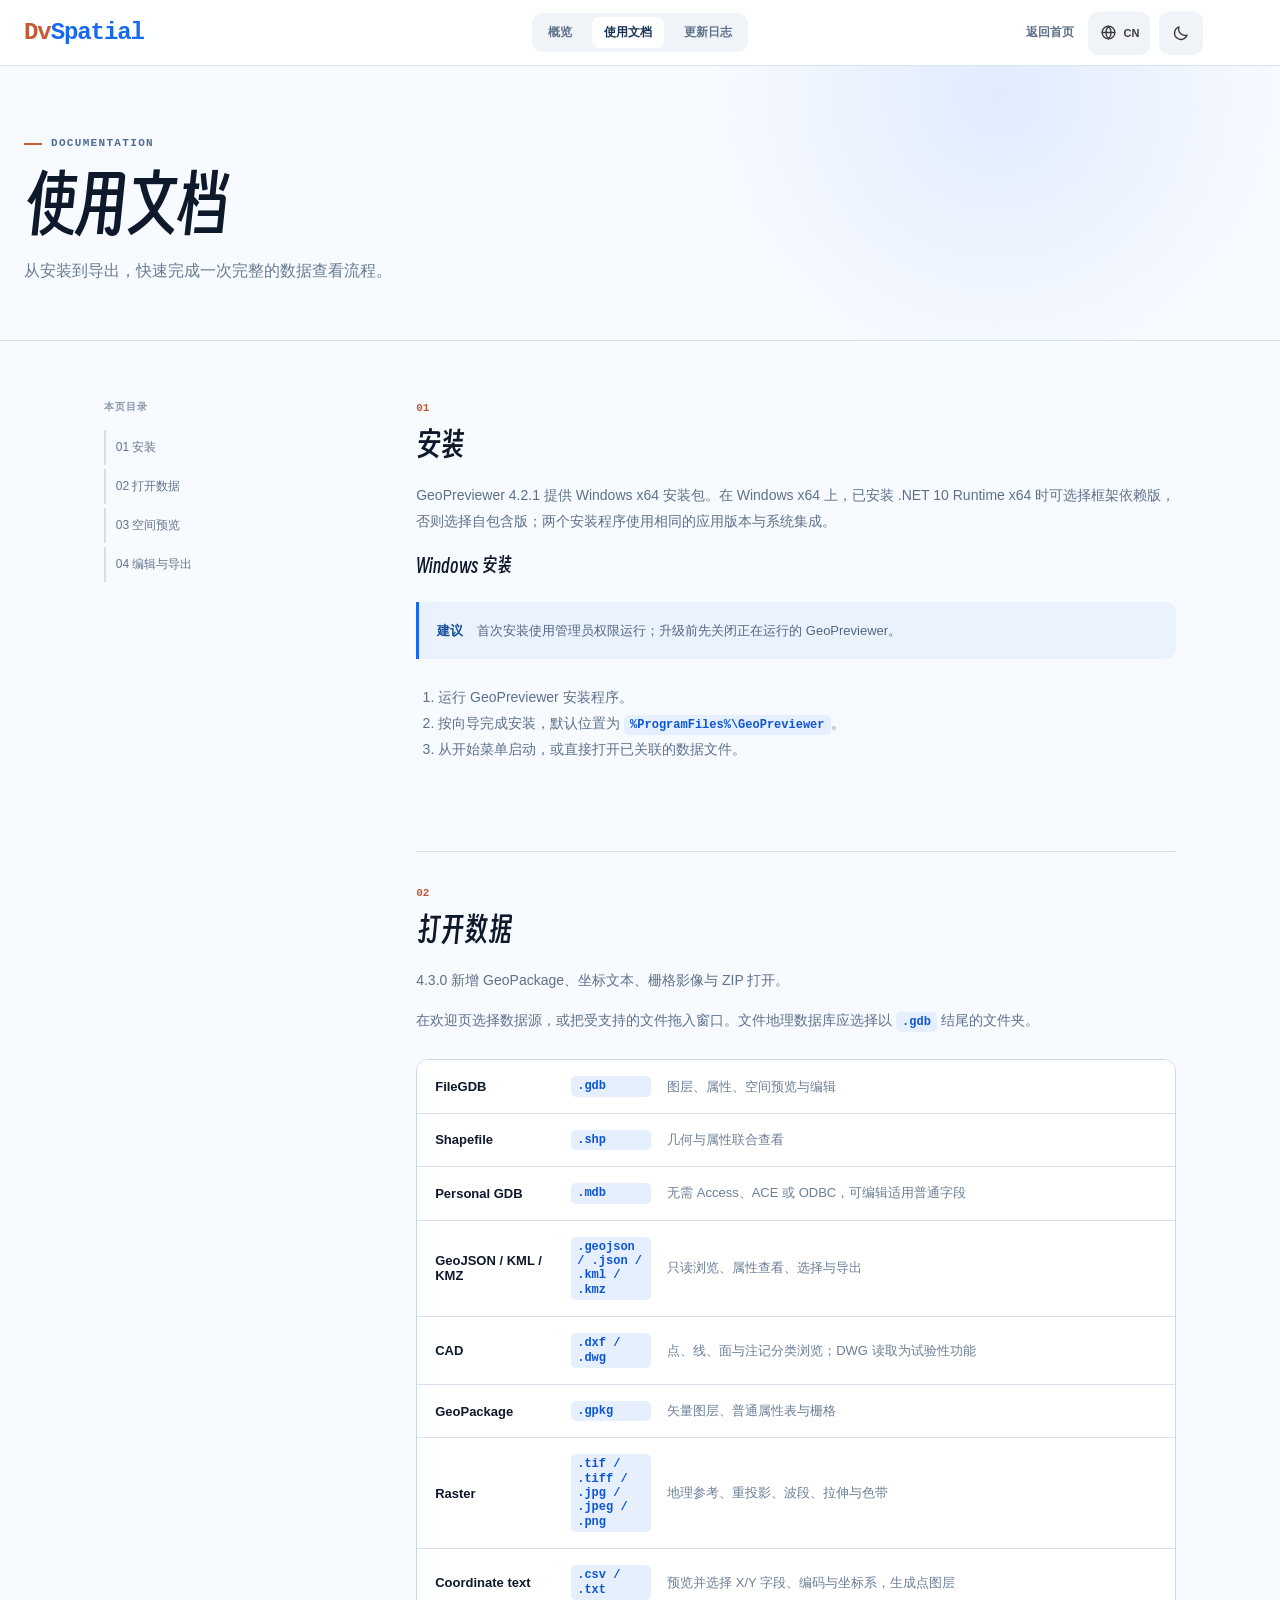
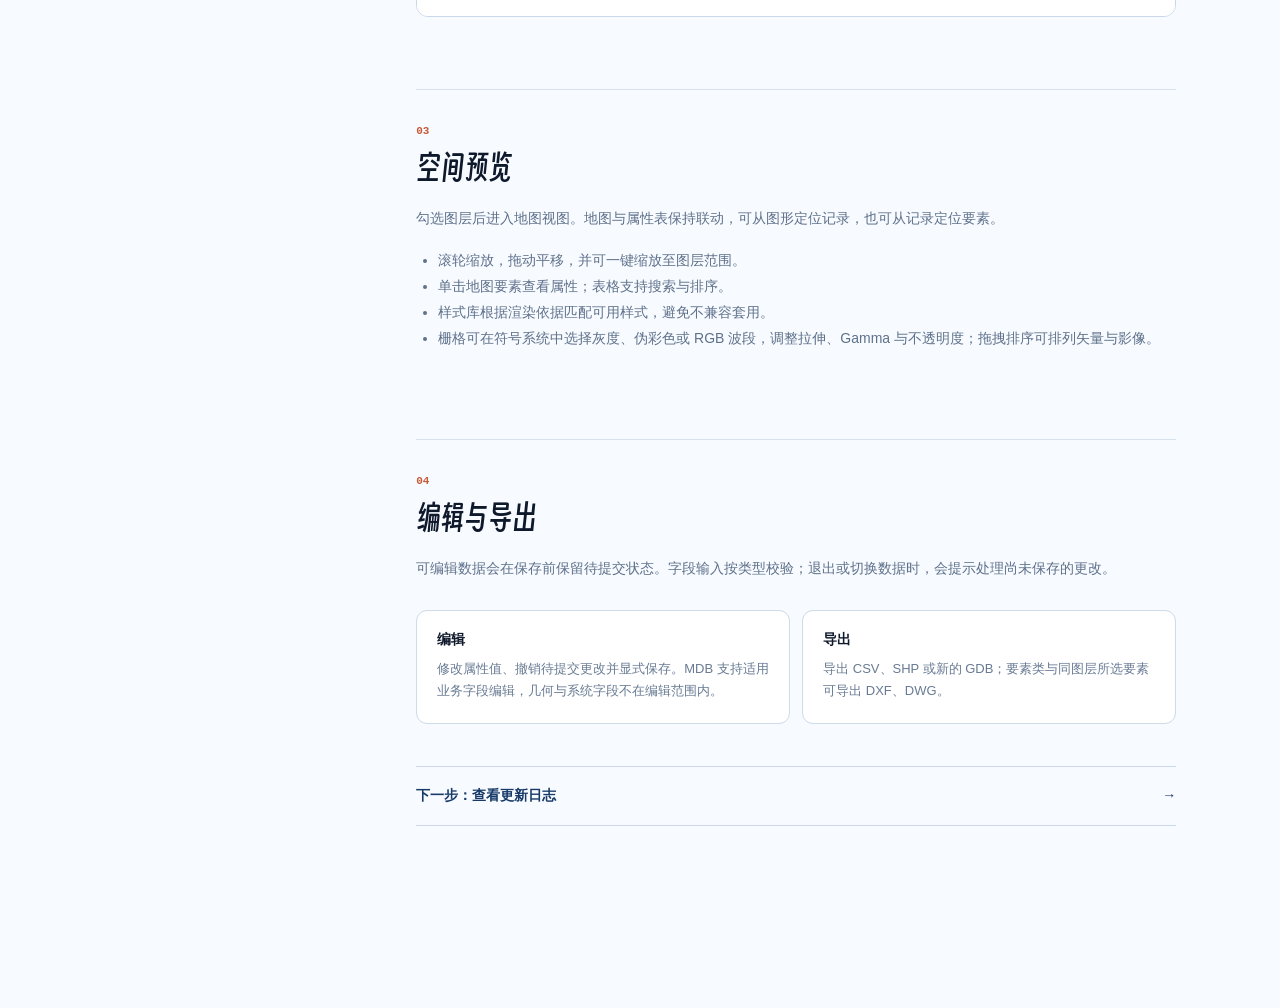
<file: products/gdb-previewer/docs/index.html>
<!doctype html>
<html class="gdb-page-root" lang="zh-CN" data-theme="light" data-page="gdb-docs"
      data-title-en="Documentation · GeoPreviewer"
      data-description-en="GeoPreviewer documentation: installation, opening data, spatial preview, editing, and export.">
<head>
  <meta charset="utf-8">
  <meta name="viewport" content="width=device-width, initial-scale=1">
  <meta name="description" content="GeoPreviewer 使用文档：安装、打开数据、空间预览、编辑与导出。">
  <meta name="theme-color" content="#f8fbff">
  <title>使用文档 · GeoPreviewer</title>
  <script src="../../../assets/js/components/theme-boot.js?v=20260729-3"></script>
  <link rel="icon" href="../../../assets/images/brand/favicon.svg?v=20260728-5" type="image/svg+xml">
  <link rel="stylesheet" href="../../../assets/css/site.css?v=20260729-6">
  <link rel="stylesheet" href="../../../assets/css/pages/gdb-previewer.css?v=20260729-3">
</head>
<body class="gdb-product-page">
  <header class="product-site-header">
    <div class="shell product-header-layout">
      <a class="brand" href="../../../" aria-label="DvSpatial 首页" data-aria-en="DvSpatial home"><strong><span>Dv</span>Spatial</strong></a>
      <nav class="product-nav" aria-label="GeoPreviewer 导航" data-aria-en="GeoPreviewer navigation">
        <a href="../" data-copy-en="Overview">概览</a>
        <a class="is-active" href="./" aria-current="page" data-copy-en="Documentation">使用文档</a>
        <a href="../changelog/" data-copy-en="Release notes">更新日志</a>
      </nav>
      <div class="product-header-actions">
        <a class="product-home-link" href="../../../" data-copy-en="Back home">返回首页</a>
        <div data-site-tools></div>
      </div>
    </div>
  </header>

  <main class="document-main">
    <section class="document-hero">
      <div class="shell">
        <p class="gdb-kicker"><span></span> DOCUMENTATION</p>
        <h1 data-copy-en="Documentation">使用文档</h1>
        <p data-copy-en="Complete a full data inspection workflow, from installation to export.">从安装到导出，快速完成一次完整的数据查看流程。</p>
      </div>
    </section>

    <div class="shell document-layout">
      <aside class="document-rail" aria-label="文档目录" data-aria-en="Document contents">
        <span data-copy-en="ON THIS PAGE">本页目录</span>
        <a href="#install" data-copy-en="01 Installation">01 安装</a>
        <a href="#open-data" data-copy-en="02 Open data">02 打开数据</a>
        <a href="#preview" data-copy-en="03 Spatial preview">03 空间预览</a>
        <a href="#edit-export" data-copy-en="04 Edit and export">04 编辑与导出</a>
      </aside>

      <article class="document-content">
        <section id="install">
          <span class="doc-index">01</span>
          <h2 data-copy-en="Installation">安装</h2>
          <p data-copy-en="GeoPreviewer 4.2.1 provides Windows x64 installers. On Windows x64, choose the framework-dependent edition when .NET 10 Runtime x64 is installed, or the self-contained edition when it is not. Both installers use the same application version and system integration.">GeoPreviewer 4.2.1 提供 Windows x64 安装包。在 Windows x64 上，已安装 .NET 10 Runtime x64 时可选择框架依赖版，否则选择自包含版；两个安装程序使用相同的应用版本与系统集成。</p>
          <h3 data-copy-en="Windows installation">Windows 安装</h3>
          <div class="doc-callout"><strong data-copy-en="Tip">建议</strong><span data-copy-en="Run the installer as an administrator for the first installation, and close GeoPreviewer before upgrading.">首次安装使用管理员权限运行；升级前先关闭正在运行的 GeoPreviewer。</span></div>
          <ol>
            <li data-copy-en="Run the GeoPreviewer installer.">运行 GeoPreviewer 安装程序。</li>
            <li><span data-copy-en="Follow the setup wizard. The default location is">按向导完成安装，默认位置为</span> <code>%ProgramFiles%\GeoPreviewer</code><span data-copy-en=".">。</span></li>
            <li data-copy-en="Launch it from the Start menu, or open an associated data file directly.">从开始菜单启动，或直接打开已关联的数据文件。</li>
          </ol>
        </section>

        <section id="open-data">
          <span class="doc-index">02</span>
          <h2 data-copy-en="Open data">打开数据</h2><p data-copy-en="Version 4.3.0 adds GeoPackage, coordinate text, raster imagery and ZIP opening.">4.3.0 新增 GeoPackage、坐标文本、栅格影像与 ZIP 打开。</p>
          <p><span data-copy-en="Choose a data source on the welcome screen, or drag a supported file into the window. For a file geodatabase, select the folder ending in">在欢迎页选择数据源，或把受支持的文件拖入窗口。文件地理数据库应选择以</span> <code>.gdb</code> <span data-copy-en=".">结尾的文件夹。</span></p>
          <div class="format-table">
            <div><b>FileGDB</b><code>.gdb</code><span data-copy-en="Layers, attributes, spatial preview, and editing">图层、属性、空间预览与编辑</span></div>
            <div><b>Shapefile</b><code>.shp</code><span data-copy-en="Inspect geometry and attributes together">几何与属性联合查看</span></div>
            <div><b>Personal GDB</b><code>.mdb</code><span data-copy-en="Inspect and edit supported ordinary fields without Access, ACE or ODBC">无需 Access、ACE 或 ODBC，可编辑适用普通字段</span></div>
<div><b>GeoJSON / KML / KMZ</b><code>.geojson / .json / .kml / .kmz</code><span data-copy-en="Read-only browsing, attributes, selection and export">只读浏览、属性查看、选择与导出</span></div><div><b>CAD</b><code>.dxf / .dwg</code><span data-copy-en="Browse points, lines, polygons and annotations; DWG reading is experimental">点、线、面与注记分类浏览；DWG 读取为试验性功能</span></div><div><b>GeoPackage</b><code>.gpkg</code><span data-copy-en="Vector layers, attribute tables and rasters">矢量图层、普通属性表与栅格</span></div><div><b>Raster</b><code>.tif / .tiff / .jpg / .jpeg / .png</code><span data-copy-en="Georeferencing, reprojection, bands, stretches and color ramps">地理参考、重投影、波段、拉伸与色带</span></div><div><b>Coordinate text</b><code>.csv / .txt</code><span data-copy-en="Preview and select X/Y fields, encoding and CRS to create point layers">预览并选择 X/Y 字段、编码与坐标系，生成点图层</span></div>          </div>
        </section>

        <section id="preview">
          <span class="doc-index">03</span>
          <h2 data-copy-en="Spatial preview">空间预览</h2>
          <p data-copy-en="Select a layer to enter the map view. The map and attribute table stay synchronized, so you can locate records from features or features from records.">勾选图层后进入地图视图。地图与属性表保持联动，可从图形定位记录，也可从记录定位要素。</p>
          <ul>
            <li data-copy-en="Zoom with the mouse wheel, drag to pan, and fit the view to the layer extent in one click.">滚轮缩放，拖动平移，并可一键缩放至图层范围。</li>
            <li data-copy-en="Click a map feature to inspect its attributes; the table supports search and sorting.">单击地图要素查看属性；表格支持搜索与排序。</li>
            <li data-copy-en="The style library matches available styles to the renderer basis to prevent incompatible applications.">样式库根据渲染依据匹配可用样式，避免不兼容套用。</li>
<li data-copy-en="For rasters, open Symbology to choose grayscale, pseudocolor or RGB bands and adjust stretch, gamma and opacity. Use drag ordering to arrange vectors and imagery.">栅格可在符号系统中选择灰度、伪彩色或 RGB 波段，调整拉伸、Gamma 与不透明度；拖拽排序可排列矢量与影像。</li>          </ul>
        </section>

        <section id="edit-export">
          <span class="doc-index">04</span>
          <h2 data-copy-en="Edit and export">编辑与导出</h2>
          <p data-copy-en="Editable data remains pending until you save. Field input is validated by type, and the application prompts you to handle unsaved changes before closing or switching data.">可编辑数据会在保存前保留待提交状态。字段输入按类型校验；退出或切换数据时，会提示处理尚未保存的更改。</p>
          <div class="doc-split">
            <div><strong data-copy-en="Edit">编辑</strong><span data-copy-en="Change attribute values, undo pending edits, and save explicitly. MDB supports editing ordinary business fields; geometry and system fields are excluded.">修改属性值、撤销待提交更改并显式保存。MDB 支持适用业务字段编辑，几何与系统字段不在编辑范围内。</span></div>
            <div><strong data-copy-en="Export">导出</strong><span data-copy-en="Export CSV, SHP or GDB; export feature classes and same-layer selections to DXF or DWG.">导出 CSV、SHP 或新的 GDB；要素类与同图层所选要素可导出 DXF、DWG。</span></div>
          </div>
          <a class="doc-next-link" href="../changelog/"><b data-copy-en="Next: view release notes">下一步：查看更新日志</b> <span>→</span></a>
        </section>
      </article>
    </div>
  </main>
  <script type="module" src="../../../assets/js/pages/site.js?v=20260909-1"></script>
</body>
</html>
</file>
<file: assets/css/site.css>
@import url("./tokens.css?v=20260729-1");
@import url("./base.css?v=20260729-2");
@import url("./components/site-header.css?v=20260730-1");
@import url("./pages/home.css?v=20260730-2");
@import url("./components/tool-wheel.css?v=20260729-1");
</file>
<file: assets/css/pages/downloads.css>
.download-page {
  height: auto;
  min-height: 100%;
  overflow-y: auto;
}

.dem-download-requirements,
.dem-download-links {
  position: relative;
  z-index: 1;
  grid-column: 1 / -1;
  font-size: 12px;
  line-height: 1.8;
}
.dem-download-requirements { margin: 24px 0 0; color: #657891; }
.dem-download-requirements > div { display: flex; flex-wrap: wrap; gap: 6px 16px; }
.dem-download-requirements dt { font-weight: 700; }
.dem-download-requirements dd { margin: 0; }
.dem-download-links { display: flex; flex-wrap: wrap; gap: 12px 24px; margin-top: 18px; }
.dem-download-links a { color: var(--blue); text-underline-offset: 4px; }
.dem-download-links a:hover { text-decoration: underline; }
html[data-theme="dark"] .dem-download-requirements { color: #a6b5c8; }

.download-back {
  padding: 9px 14px;
  color: #35465e;
  background: rgb(240 244 249 / 94%);
  border-radius: 9px;
  font-size: 12px;
  font-weight: 700;
}

.download-main {
  position: relative;
  display: grid;
  min-height: calc(100dvh - var(--header-height));
  padding: clamp(20px, 3.2vh, 34px) 0 clamp(36px, 5vh, 56px);
  overflow: hidden;
  background:
    linear-gradient(rgb(23 104 242 / 4%) 1px, transparent 1px),
    linear-gradient(90deg, rgb(23 104 242 / 4%) 1px, transparent 1px),
    radial-gradient(circle at 78% 18%, rgb(23 104 242 / 14%), transparent 34%),
    #f8fbff;
  background-size: 44px 44px, 44px 44px, auto, auto;
}

.download-main::before {
  position: absolute;
  width: min(58vw, 820px);
  aspect-ratio: 1;
  right: -19vw;
  bottom: -58%;
  border: 1px solid rgb(23 104 242 / 22%);
  border-radius: 50%;
  box-shadow:
    0 0 0 54px rgb(23 104 242 / 3%),
    0 0 0 108px rgb(23 104 242 / 2%);
  content: "";
  pointer-events: none;
}

.download-layout {
  position: relative;
  z-index: 1;
  align-self: start;
  max-width: 1120px;
}

.download-heading {
  margin-bottom: 16px;
}

.download-heading span {
  color: var(--blue);
  font: 700 10px/1 Consolas, "Cascadia Mono", monospace;
  letter-spacing: .14em;
}

.download-heading h1 {
  margin: 8px 0 0;
  color: var(--ink);
  font-size: clamp(48px, 6vw, 76px);
  letter-spacing: -.09em;
}

.product-tabs {
  display: grid;
  grid-auto-flow: column;
  grid-auto-columns: minmax(190px, 1fr);
  gap: 10px;
  margin-bottom: 8px;
  padding: 3px;
  overflow-x: auto;
  scrollbar-width: thin;
  scrollbar-color: #b7c9e1 transparent;
}

.product-tab {
  position: relative;
  display: grid;
  grid-template-columns: 28px minmax(0, 1fr);
  align-items: center;
  min-height: 50px;
  padding: 0 18px;
  color: #657891;
  text-align: left;
  background: rgb(255 255 255 / 60%);
  border: 1px solid rgb(171 195 226 / 76%);
  border-radius: 11px;
  cursor: pointer;
  transition:
    color 180ms ease,
    background 180ms ease,
    border-color 180ms ease,
    transform 180ms ease,
    box-shadow 180ms ease;
}

.product-tab::after {
  position: absolute;
  width: 38px;
  height: 3px;
  left: 18px;
  bottom: -4px;
  background: transparent;
  border-radius: 3px;
  content: "";
  transition: background 180ms ease, transform 180ms ease;
}

.product-tab:hover,
.product-tab:focus-visible {
  color: var(--ink);
  background: rgb(255 255 255 / 88%);
  border-color: #91b3e1;
  outline: none;
  box-shadow: 0 10px 24px rgb(31 69 123 / 8%);
}

.product-tab:active {
  transform: translateY(1px);
}

.product-tab.is-active {
  color: var(--ink);
  background: var(--white);
  border-color: var(--blue);
  box-shadow: 0 10px 26px rgb(23 104 242 / 10%);
}

.product-tab.is-active::after {
  background: rgb(198 90 54);
  transform: translateY(3px);
}

.product-tab span {
  color: #8da0b9;
  font: 700 10px/1 Consolas, "Cascadia Mono", monospace;
}

.product-tab b {
  font-size: 13px;
}

.download-workbench {
  min-height: min(520px, calc(100dvh - var(--header-height) - 186px));
  overflow: visible;
  background: transparent;
}

.product-panel {
  display: grid;
  grid-template-columns: 208px minmax(0, 1fr);
  gap: clamp(28px, 4vw, 56px);
  min-height: inherit;
}

.product-panel[hidden] {
  display: none;
}

.product-panel.is-active {
  animation: product-in 340ms cubic-bezier(.22, 1, .36, 1) both;
}

.version-rail {
  display: flex;
  flex-direction: column;
  min-width: 0;
  padding: 28px 16px 24px 0;
  color: var(--ink);
  background: transparent;
}

.version-rail header span {
  color: var(--blue);
  font: 700 10px/1 Consolas, "Cascadia Mono", monospace;
  letter-spacing: .14em;
}

.version-rail h2 {
  margin: 8px 0 0;
  color: var(--ink);
  font-size: 28px;
  letter-spacing: -.06em;
}

.version-list {
  display: grid;
  gap: 4px;
  margin-top: 22px;
}

.version-rail-list-only {
  justify-content: flex-start;
  padding-top: 34px;
}

.version-rail-list-only .version-list {
  margin-top: 0;
}

.version-rail-list-only .version-empty {
  margin-top: 0;
}

.version-option {
  position: relative;
  display: grid;
  grid-template-columns: minmax(0, 1fr) 12px 30px;
  gap: 6px;
  align-items: center;
  min-height: 42px;
  padding: 0 10px;
  color: #6d7f96;
  text-align: left;
  background: transparent;
  border: 0;
  border-radius: 7px;
  cursor: pointer;
  transition:
    color 160ms ease,
    background-color 160ms ease,
    transform 160ms ease;
}

.version-option:hover,
.version-option:focus-visible {
  color: var(--ink);
  background: rgb(23 104 242 / 6%);
}

.version-option:focus-visible {
  outline: 2px solid rgb(23 104 242 / 30%);
  outline-offset: 2px;
}

.version-option:active {
  transform: translateX(2px);
}

.version-option.is-active {
  color: var(--blue);
  background: rgb(23 104 242 / 8%);
}

.version-option time,
.version-option .version-separator,
.version-option b {
  color: inherit;
  font: 700 12px/1.2 Consolas, "Cascadia Mono", monospace;
  letter-spacing: 0;
}

.version-option .version-separator {
  text-align: center;
}

.version-option b {
  text-align: right;
  font-weight: 700;
}

.version-empty {
  margin-top: 34px;
  padding: 18px 12px;
  color: #7f91a8;
  border-radius: 0;
  font-size: 11px;
  font-weight: 700;
}

.release-stage {
  position: relative;
  min-width: 0;
  overflow: visible;
  background: transparent;
}

.release-view {
  position: relative;
  display: grid;
  grid-template-columns: minmax(0, 1fr) auto;
  align-content: start;
  align-items: end;
  min-height: 100%;
  padding: clamp(38px, 4vw, 48px) clamp(10px, 2vw, 26px) clamp(38px, 5vw, 60px) 0;
  overflow: visible;
}

.release-view[hidden] {
  display: none;
}

.release-view.is-active {
  animation: release-in 360ms cubic-bezier(.22, 1, .36, 1) both;
}

.release-view::after {
  position: absolute;
  width: 168px;
  height: 168px;
  right: 44px;
  top: 58px;
  border: 1px solid rgb(23 104 242 / 15%);
  border-radius: 50%;
  box-shadow:
    0 0 0 22px rgb(23 104 242 / 4%),
    0 0 0 44px rgb(23 104 242 / 3%);
  content: "";
}

.release-watermark {
  position: absolute;
  right: -4px;
  top: -42px;
  color: rgb(23 104 242 / 6%);
  font: 800 clamp(190px, 24vw, 330px)/1 "Arial Black", sans-serif;
  letter-spacing: -.12em;
  pointer-events: none;
  user-select: none;
}

.release-view > p,
.release-view > h2,
.release-meta,
.release-downloads,
.release-download,
.preparing-status {
  position: relative;
  z-index: 1;
}

.release-view > p {
  grid-column: 1 / -1;
  margin: 0 0 18px;
  color: var(--blue);
  font: 700 11px/1 Consolas, "Cascadia Mono", monospace;
  letter-spacing: .13em;
}

.release-view > h2 {
  grid-column: 1 / -1;
  max-width: 640px;
  margin: 0;
  color: #0f192c;
  font-size: clamp(48px, 6vw, 76px);
  line-height: .94;
  letter-spacing: -.07em;
  text-wrap: balance;
}

.release-meta {
  display: flex;
  flex-wrap: wrap;
  align-items: center;
  gap: 8px;
  margin-top: 30px;
}

.release-meta strong,
.release-meta span,
.release-meta time {
  padding: 8px 10px;
  border-radius: 6px;
  font-size: 11px;
}

.release-meta strong {
  color: var(--white);
  background: var(--blue);
}

.release-meta span,
.release-meta time {
  color: #526985;
  border: 1px solid rgb(126 159 203 / 44%);
  background: rgb(255 255 255 / 54%);
  font-family: Consolas, "Cascadia Mono", monospace;
}

.release-meta time {
  border-color: transparent;
  background: transparent;
}

.release-downloads {
  display: flex;
  align-items: stretch;
  gap: 12px;
  min-width: 0;
  max-width: 100%;
  margin-top: 30px;
}

.release-downloads .release-download {
  margin-top: 0;
}

.release-download {
  display: grid;
  grid-template-columns: minmax(0, 1fr) 38px;
  align-items: center;
  gap: 18px;
  min-width: 0;
  min-height: 54px;
  margin-top: 30px;
  padding: 8px 8px 8px 20px;
  color: #9b4b30;
  background: rgb(255 255 255 / 70%);
  border: 1px solid rgb(198 90 54 / 34%);
  border-radius: 9px;
  font-weight: 800;
  text-decoration: none;
  cursor: pointer;
  transition:
    color 160ms ease,
    background-color 160ms ease,
    border-color 160ms ease,
    box-shadow 160ms ease,
    transform 160ms ease;
}

.release-download-copy {
  display: grid;
  gap: 3px;
}

.release-download-copy b {
  font-size: 13px;
  line-height: 1.2;
}

.release-download-copy small {
  color: #71839a;
  font-size: 10px;
  font-weight: 600;
  line-height: 1.2;
}

.release-download:hover {
  color: #803a24;
  background: rgb(255 255 255 / 90%);
  border-color: rgb(198 90 54 / 62%);
  box-shadow: 0 12px 26px rgb(79 104 139 / 14%);
  transform: translateY(-1px);
}

.release-download:active {
  transform: translateY(0);
}

.release-download:focus-visible {
  outline: 3px solid rgb(23 104 242 / 28%);
  outline-offset: 3px;
}

.release-download svg {
  width: 38px;
  height: 38px;
  padding: 9px;
  color: var(--white);
  background: rgb(198 90 54);
  border-radius: 7px;
  fill: none;
  stroke: currentColor;
  stroke-linecap: round;
  stroke-linejoin: round;
  stroke-width: 1.8;
}

.unreleased-release {
  grid-template-columns: 1fr;
}

.preparing-status {
  justify-self: start;
  margin-top: 30px;
  padding: 9px 12px;
  color: #687b94;
  background: rgb(255 255 255 / 62%);
  border: 1px solid #cad8e9;
  border-radius: 7px;
  font-size: 11px;
}

html[data-theme="dark"] .download-main {
  background:
    linear-gradient(rgb(88 139 213 / 5%) 1px, transparent 1px),
    linear-gradient(90deg, rgb(88 139 213 / 5%) 1px, transparent 1px),
    radial-gradient(circle at 78% 18%, rgb(56 119 221 / 18%), transparent 34%),
    #0e1622;
  background-size: 44px 44px, 44px 44px, auto, auto;
}

html[data-theme="dark"] .download-back {
  color: #dce7f5;
  background: #1b2a40;
}

html[data-theme="dark"] .product-tab {
  color: #9cafc6;
  background: rgb(23 37 56 / 72%);
  border-color: #304760;
}

html[data-theme="dark"] .product-tab:hover,
html[data-theme="dark"] .product-tab:focus-visible,
html[data-theme="dark"] .product-tab.is-active {
  color: #edf2f8;
  background: #1c3048;
  border-color: #4978b9;
}

html[data-theme="dark"] .release-stage {
  background: transparent;
}

html[data-theme="dark"] .version-rail h2,
html[data-theme="dark"] .version-option.is-active,
html[data-theme="dark"] .version-option:hover,
html[data-theme="dark"] .version-option:focus-visible {
  color: #eef4fc;
}

html[data-theme="dark"] .version-option {
  color: #93a6bd;
}

html[data-theme="dark"] .version-option:hover,
html[data-theme="dark"] .version-option:focus-visible,
html[data-theme="dark"] .version-option.is-active {
  background: rgb(70 122 190 / 14%);
}

html[data-theme="dark"] .release-view > h2 {
  color: #eef4fc;
}

html[data-theme="dark"] .release-meta span,
html[data-theme="dark"] .release-meta time {
  color: #b7c8dc;
  border-color: #486384;
  background: rgb(17 36 59 / 58%);
}

html[data-theme="dark"] .release-download {
  color: #f0ae95;
  background: rgb(14 28 45 / 66%);
  border-color: rgb(198 90 54 / 44%);
}

html[data-theme="dark"] .release-download:hover {
  color: #ffd0bd;
  background: rgb(22 42 64 / 88%);
  border-color: rgb(224 118 80 / 72%);
}

html[data-theme="dark"] .release-download-copy small {
  color: #9fb2c9;
}

html[data-theme="dark"] .preparing-status {
  color: #aebfd3;
  background: rgb(23 42 64 / 72%);
  border-color: #38506e;
}

@keyframes product-in {
  from {
    opacity: 0;
    transform: translateY(8px);
  }
  to {
    opacity: 1;
    transform: translateY(0);
  }
}

@keyframes release-in {
  from {
    opacity: 0;
    transform: translateX(18px);
  }
  to {
    opacity: 1;
    transform: translateX(0);
  }
}

@media (max-width: 760px) {
  .download-main {
    grid-template-columns: minmax(0, 1fr);
    padding: 24px 0 36px;
  }

  .download-layout,
  .download-workbench,
  .product-panel,
  .release-stage,
  .release-view,
  .release-downloads {
    min-width: 0;
    max-width: 100%;
  }

  .download-heading {
    margin-bottom: 18px;
  }

  .download-heading h1 {
    font-size: 48px;
  }

  .product-tabs {
    grid-auto-columns: minmax(170px, 64vw);
  }

  .download-workbench,
  .product-panel {
    min-height: 0;
  }

  .product-panel {
    grid-template-columns: 1fr;
    gap: 0;
  }

  .version-rail {
    padding: 20px 0;
    border-right: 0;
  }

  .version-rail header {
    display: flex;
    align-items: baseline;
    justify-content: space-between;
  }

  .version-rail h2 {
    margin: 0;
    font-size: 22px;
  }

  .version-list {
    grid-auto-flow: column;
    grid-auto-columns: minmax(164px, 1fr);
    align-items: center;
    margin-top: 18px;
    padding: 2px;
    overflow-x: auto;
  }

  .version-rail-list-only {
    padding: 20px 0 4px;
  }

  .version-rail-list-only .version-list {
    margin-top: 0;
  }

  .version-empty {
    margin-top: 18px;
  }

  .release-view {
    grid-template-columns: 1fr;
    min-height: 420px;
    padding: 42px 0;
  }

  .release-view::after {
    width: 124px;
    height: 124px;
    right: 8px;
    top: 50px;
  }

  .release-view > h2 {
    font-size: clamp(44px, 13vw, 64px);
  }

  .release-download {
    justify-self: start;
  }

  .release-downloads {
    display: grid;
    justify-items: start;
  }
}

@media (max-width: 430px) {
  .download-heading h1 {
    font-size: 42px;
  }

  .product-tab {
    min-height: 50px;
    padding-inline: 14px;
  }

  .release-view {
    min-height: 390px;
    padding: 36px 0;
  }

  .release-meta .release-formats {
    width: 100%;
  }

  .release-downloads,
  .release-downloads .release-download {
    width: 100%;
  }
}

@media (prefers-reduced-motion: reduce) {
  .product-panel.is-active,
  .release-view.is-active {
    animation: none;
  }

  .product-tab,
  .version-option {
    transition: none;
  }
}
</file>
<file: assets/css/pages/dem-studio.css>
html.dem-page-root {
  height: auto;
  min-height: 100%;
  overflow-x: hidden;
  overflow-y: auto;
  scroll-behavior: smooth;
}

.dem-workspace-preview.dem-terrain-preview img {
  aspect-ratio: 1 / 1;
  max-height: min(66vh, 660px);
  object-fit: cover;
}

.dem-terrain-preview > a { display: block; background: #000; }

.dem-feature-tags {
  display: grid;
  gap: 10px;
  margin: 0;
  padding: 0;
  list-style: none;
  color: #64778f;
  font-size: 14px;
  line-height: 1.7;
}

.dem-capability-list .dem-feature-tags { color: #aabbd1; }

.dem-download-summary {
  display: flex;
  align-items: center;
  gap: 24px;
  margin: 48px 0 32px;
}

.dem-download-summary > img { width: 72px; height: 72px; border-radius: 16px; }
.dem-download-summary > div { display: grid; gap: 12px; flex: 1; min-width: 0; }
.dem-download-summary strong { color: #16253b; font-size: 26px; }
.dem-download-summary span { color: #64778f; font-size: 13px; line-height: 1.7; }
html[data-theme="dark"] .dem-feature-tags,
html[data-theme="dark"] .dem-download-summary span { color: #a6b5c8; }
html[data-theme="dark"] .dem-download-summary strong { color: #edf3fb; }

@media (max-width: 760px) {
  .dem-download-summary { flex-wrap: wrap; gap: 18px; }
  .dem-download-summary .dem-primary-action { width: 100%; }
}

.dem-product-page {
  height: auto;
  min-height: 100%;
  overflow: visible;
  background: #f8fbff;
}

.dem-site-header {
  position: sticky;
  z-index: 40;
  top: 0;
  height: var(--header-height);
  background: rgb(255 255 255 / 88%);
  border-bottom: 1px solid rgb(185 204 231 / 52%);
  backdrop-filter: blur(18px);
}

.dem-header-layout {
  display: grid;
  grid-template-columns: 1fr auto 1fr;
  align-items: center;
  height: 100%;
  gap: 28px;
}

.dem-nav {
  display: flex;
  align-items: center;
  gap: 4px;
  padding: 4px;
  background: #f0f4f9;
  border-radius: 10px;
}

.dem-nav a {
  padding: 7px 11px;
  color: #60718a;
  border-radius: 7px;
  font-size: 12px;
  font-weight: 650;
  transition: color var(--motion-fast), background var(--motion-fast);
}

.dem-nav a:hover,
.dem-nav a:focus-visible,
.dem-nav a.is-active {
  color: #173253;
  background: #fff;
}

.dem-header-actions {
  display: flex;
  align-items: center;
  justify-self: end;
  gap: 14px;
}

.dem-home-link {
  color: #5c6e87;
  font-size: 12px;
  font-weight: 650;
}

.dem-home-link:hover,
.dem-home-link:focus-visible {
  color: var(--blue);
}

.dem-hero {
  position: relative;
  display: grid;
  align-items: center;
  height: calc(100dvh - var(--header-height));
  min-height: 650px;
  padding: clamp(44px, 6vh, 72px) 0;
  overflow: hidden;
  background:
    radial-gradient(circle at 78% 15%, rgb(15 108 218 / 14%), transparent 28%),
    linear-gradient(140deg, #fbfdff 22%, #edf5fe 100%);
}

.dem-hero::before {
  position: absolute;
  inset: 0;
  background-image:
    linear-gradient(rgb(89 136 196 / 7%) 1px, transparent 1px),
    linear-gradient(90deg, rgb(89 136 196 / 7%) 1px, transparent 1px);
  background-size: 44px 44px;
  mask-image: linear-gradient(90deg, transparent 4%, #000 44%, #000 90%, transparent);
  content: "";
  pointer-events: none;
}

.dem-contours {
  position: absolute;
  width: min(50vw, 760px);
  aspect-ratio: 1.35;
  right: -6vw;
  bottom: -18%;
  border: 1px solid rgb(15 108 218 / 15%);
  border-radius: 48% 52% 44% 56% / 55% 41% 59% 45%;
  box-shadow:
    0 0 0 38px rgb(15 108 218 / 3%),
    0 0 0 78px rgb(15 108 218 / 2%),
    0 0 0 122px rgb(15 108 218 / 1.5%);
  transform: rotate(-8deg);
}

.dem-hero-grid {
  position: relative;
  display: grid;
  grid-template-columns: minmax(360px, .78fr) minmax(560px, 1.22fr);
  align-items: center;
  gap: clamp(46px, 6vw, 88px);
}

.dem-hero-copy {
  animation: dem-copy-enter 620ms 80ms cubic-bezier(.22, 1, .36, 1) both;
}

.dem-kicker {
  display: flex;
  align-items: center;
  gap: 10px;
  margin: 0 0 22px;
  color: #4f6d94;
  font: 700 11px/1 Consolas, "Cascadia Mono", monospace;
  letter-spacing: .12em;
}

.dem-kicker img {
  width: 30px;
  height: 30px;
}

.dem-hero h1 {
  max-width: 620px;
  margin: 0;
  color: #101b2e;
  font-size: clamp(54px, 5.4vw, 82px);
  line-height: 1.02;
  letter-spacing: -.065em;
}

.dem-hero h1 em {
  display: block;
  color: #0f6cda;
  font-style: normal;
}

.dem-lead {
  max-width: 570px;
  margin: 26px 0 0;
  color: #5d6f88;
  font-size: clamp(16px, 1.45vw, 19px);
  line-height: 1.75;
  text-wrap: pretty;
}

.dem-actions {
  display: flex;
  align-items: center;
  gap: 12px;
  margin-top: 32px;
}

.dem-actions a,
.dem-download-summary .dem-primary-action {
  display: inline-flex;
  align-items: center;
  justify-content: center;
  min-height: 46px;
  padding: 0 18px;
  border-radius: 10px;
  font-size: 13px;
  font-weight: 700;
}

.dem-primary-action {
  gap: 12px;
  color: #fff;
  background: #12213a;
  box-shadow: 0 12px 28px rgb(27 55 94 / 16%);
}

.dem-primary-action:hover,
.dem-primary-action:focus-visible {
  background: #0f6cda;
}

.dem-primary-action svg {
  width: 18px;
  fill: none;
  stroke: currentColor;
  stroke-linecap: round;
  stroke-linejoin: round;
  stroke-width: 1.7;
}

.dem-secondary-action {
  color: #38516f;
  background: rgb(255 255 255 / 72%);
  border: 1px solid #c8d7e9;
}

.dem-format-list {
  display: flex;
  flex-wrap: wrap;
  gap: 7px;
  margin: 23px 0 0;
  padding: 0;
  list-style: none;
}

.dem-format-list li {
  padding: 5px 9px;
  color: #6f8199;
  background: rgb(255 255 255 / 58%);
  border: 1px solid #d1deed;
  border-radius: 6px;
  font: 650 10px/1 Consolas, monospace;
}

.dem-workspace-preview {
  position: relative;
  margin: 0;
  overflow: hidden;
  background: #fff;
  border: 1px solid #b8cbe4;
  border-radius: 18px;
  box-shadow: 0 30px 78px rgb(39 78 127 / 20%), 0 4px 12px rgb(39 78 127 / 8%);
  transform: perspective(1300px) rotateY(-2deg) rotateX(.8deg);
  transform-origin: center left;
  animation: dem-preview-enter 760ms 120ms cubic-bezier(.22, 1, .36, 1) both;
}

.dem-preview-topline,
.dem-workspace-preview figcaption {
  display: flex;
  align-items: center;
  justify-content: space-between;
  color: #71839b;
  background: #fff;
  font: 700 9px/1 Consolas, monospace;
  letter-spacing: .08em;
}

.dem-preview-topline {
  height: 34px;
  padding: 0 14px;
  background: #edf3fa;
  border-bottom: 1px solid #cad8e9;
}

.dem-preview-topline b {
  color: #0f6cda;
  font: inherit;
}

.dem-workspace-preview img {
  display: block;
  width: 100%;
  aspect-ratio: 1.835 / 1;
  object-fit: cover;
  object-position: center;
}

.dem-workspace-preview figcaption {
  padding: 11px 14px;
  letter-spacing: 0;
}

.dem-workspace-preview figcaption b {
  color: rgb(198 90 54);
  font: inherit;
}

.dem-workflow-section,
.dem-capability-section,
.dem-platform-section {
  padding: clamp(88px, 10vw, 132px) 0;
}

.dem-workflow-section {
  background: #fff;
}

.dem-section-heading > p:first-child,
.dem-kicker-line {
  margin: 0 0 13px;
  color: #0f6cda;
  font: 700 10px/1 Consolas, monospace;
  letter-spacing: .14em;
}

.dem-section-heading h2,
.dem-capability-heading h2 {
  margin: 0;
  color: #132138;
  font-size: clamp(38px, 4.6vw, 58px);
  line-height: 1.1;
  letter-spacing: -.05em;
}

.dem-section-heading-split {
  display: grid;
  grid-template-columns: minmax(0, 1fr) minmax(300px, 440px);
  align-items: end;
  gap: 60px;
}

.dem-section-heading-split > p:last-child {
  margin: 0 0 4px;
  color: #64778f;
  font-size: 16px;
  line-height: 1.75;
  text-wrap: pretty;
}

.dem-workflow-list {
  display: grid;
  grid-template-columns: repeat(3, 1fr);
  margin: 58px 0 0;
  padding: 0;
  border-top: 1px solid #c9d7e8;
  list-style: none;
}

.dem-workflow-list > li {
  display: grid;
  grid-template-columns: auto 1fr;
  min-height: 270px;
  padding: 28px clamp(22px, 2.6vw, 36px) 28px 0;
  gap: 22px;
}

.dem-workflow-list > li + li {
  padding-left: clamp(22px, 2.6vw, 36px);
  border-left: 1px solid #d2deec;
}

.dem-workflow-list li > span {
  color: rgb(198 90 54);
  font: 700 11px/1 Consolas, monospace;
}

.dem-workflow-list small {
  color: #8b9bb0;
  font: 700 9px/1 Consolas, monospace;
  letter-spacing: .12em;
}

.dem-workflow-list h3 {
  margin: 56px 0 13px;
  color: #17243a;
  font-size: 23px;
  letter-spacing: -.03em;
}

.dem-workflow-list p {
  margin: 0;
  color: #64778f;
  font-size: 14px;
  line-height: 1.75;
  text-wrap: pretty;
}

.dem-capability-section {
  color: #eef5ff;
  background:
    radial-gradient(circle at 18% 8%, rgb(45 109 234 / 20%), transparent 28%),
    #112039;
}

.dem-capability-layout {
  display: grid;
  grid-template-columns: minmax(320px, .75fr) minmax(520px, 1.25fr);
  gap: clamp(64px, 10vw, 140px);
}

.dem-capability-heading {
  position: sticky;
  top: calc(var(--header-height) + 54px);
  align-self: start;
}

.dem-capability-heading h2 {
  color: #fff;
}

.dem-capability-heading > p:last-child {
  max-width: 470px;
  margin: 26px 0 0;
  color: #aabbd1;
  font-size: 15px;
  line-height: 1.8;
}

.dem-capability-list article {
  display: grid;
  grid-template-columns: 52px 1fr;
  min-height: 176px;
  padding: 30px 0 38px;
  gap: 26px;
  border-top: 1px solid rgb(170 194 225 / 24%);
}

.dem-capability-list article > span {
  color: #78a9ff;
  font: 700 12px/1 Consolas, monospace;
}

.dem-capability-list h3 {
  margin: -5px 0 14px;
  color: #fff;
  font-size: 25px;
  letter-spacing: -.03em;
}

.dem-capability-list p {
  max-width: 590px;
  margin: 0;
  color: #aabbd1;
  font-size: 15px;
  line-height: 1.8;
}

.dem-platform-section {
  background:
    linear-gradient(rgb(72 125 194 / 5%) 1px, transparent 1px),
    linear-gradient(90deg, rgb(72 125 194 / 5%) 1px, transparent 1px),
    #f5f9fe;
  background-size: 44px 44px;
}

.dem-platform-grid {
  display: grid;
  grid-template-columns: repeat(3, 1fr);
  gap: 14px;
  margin-top: 54px;
}

.dem-platform-grid article {
  display: grid;
  min-height: 250px;
  padding: 26px;
  background: rgb(255 255 255 / 78%);
  border: 1px solid #cad8e9;
  border-radius: 14px;
}

.dem-platform-grid article.is-verified {
  border-color: #7aabea;
  box-shadow: 0 20px 50px rgb(40 80 130 / 9%);
}

.dem-platform-grid span {
  color: #7890ad;
  font: 700 10px/1 Consolas, monospace;
  letter-spacing: .12em;
}

.dem-platform-grid strong {
  align-self: end;
  color: #16253b;
  font: 800 30px/1 Consolas, monospace;
  letter-spacing: -.06em;
}

.dem-platform-grid b {
  align-self: end;
  justify-self: start;
  padding: 6px 8px;
  color: #5f7188;
  background: #edf2f8;
  border-radius: 6px;
  font-size: 10px;
}

.dem-platform-grid .is-verified b {
  color: #0d58bd;
  background: #e4efff;
}

.dem-platform-grid p {
  align-self: end;
  margin: 18px 0 0;
  color: #64778f;
  font-size: 13px;
  line-height: 1.7;
}

.dem-release-boundary {
  display: grid;
  grid-template-columns: auto minmax(0, 1fr) auto;
  align-items: center;
  margin-top: 18px;
  padding: 20px 0;
  gap: 22px;
  border-top: 1px solid #c8d7e8;
  border-bottom: 1px solid #c8d7e8;
}

.dem-release-boundary span {
  color: rgb(198 90 54);
  font: 700 10px/1 Consolas, monospace;
  letter-spacing: .1em;
}

.dem-release-boundary p {
  margin: 0;
  color: #667991;
  font-size: 13px;
}

.dem-release-boundary a {
  color: #0f5ec2;
  font-size: 13px;
  font-weight: 700;
}

.dem-footer {
  padding: 28px 0;
  color: #8392a6;
  background: #0f1d32;
  font-size: 11px;
}

.dem-footer .shell {
  display: flex;
  justify-content: space-between;
}

.dem-footer strong {
  color: #fff;
}

html[data-theme="dark"] .dem-product-page {
  background: #0e1622;
}

html[data-theme="dark"] .dem-site-header {
  background: rgb(14 22 34 / 90%);
  border-color: #2d3d52;
}

html[data-theme="dark"] .dem-nav {
  background: #182536;
}

html[data-theme="dark"] .dem-nav a,
html[data-theme="dark"] .dem-home-link {
  color: #9eafc4;
}

html[data-theme="dark"] .dem-nav a:hover,
html[data-theme="dark"] .dem-nav a:focus-visible,
html[data-theme="dark"] .dem-nav a.is-active {
  color: #eef4fc;
  background: #23364d;
}

html[data-theme="dark"] .dem-hero {
  background:
    radial-gradient(circle at 78% 15%, rgb(49 116 213 / 20%), transparent 30%),
    linear-gradient(140deg, #111c2a 22%, #0e1622 100%);
}

html[data-theme="dark"] .dem-hero h1,
html[data-theme="dark"] .dem-section-heading h2 {
  color: #eef4fc;
}

html[data-theme="dark"] .dem-lead,
html[data-theme="dark"] .dem-section-heading-split > p:last-child,
html[data-theme="dark"] .dem-workflow-list p,
html[data-theme="dark"] .dem-platform-grid p,
html[data-theme="dark"] .dem-release-boundary p {
  color: #a6b5c8;
}

html[data-theme="dark"] .dem-secondary-action,
html[data-theme="dark"] .dem-format-list li {
  color: #b9c8da;
  background: rgb(23 38 57 / 74%);
  border-color: #3a4d65;
}

html[data-theme="dark"] .dem-workflow-section {
  background: #0f1926;
}

html[data-theme="dark"] .dem-workflow-list,
html[data-theme="dark"] .dem-workflow-list li + li,
html[data-theme="dark"] .dem-release-boundary {
  border-color: #304157;
}

html[data-theme="dark"] .dem-workflow-list h3,
html[data-theme="dark"] .dem-platform-grid strong {
  color: #edf3fb;
}

html[data-theme="dark"] .dem-platform-section {
  background:
    linear-gradient(rgb(83 132 196 / 5%) 1px, transparent 1px),
    linear-gradient(90deg, rgb(83 132 196 / 5%) 1px, transparent 1px),
    #0e1723;
  background-size: 44px 44px;
}

html[data-theme="dark"] .dem-platform-grid article {
  background: rgb(21 33 49 / 84%);
  border-color: #35485f;
}

html[data-theme="dark"] .dem-platform-grid article.is-verified {
  border-color: #477ab9;
  box-shadow: 0 20px 50px rgb(0 0 0 / 20%);
}

html[data-theme="dark"] .dem-platform-grid b {
  color: #aab9ca;
  background: #243348;
}

html[data-theme="dark"] .dem-platform-grid .is-verified b {
  color: #8eb8f3;
  background: #18345b;
}

@keyframes dem-copy-enter {
  from {
    opacity: 0;
    transform: translateY(18px);
  }
  to {
    opacity: 1;
    transform: translateY(0);
  }
}

@keyframes dem-preview-enter {
  from {
    filter: blur(6px);
    opacity: 0;
    transform: perspective(1300px) rotateY(-5deg) translateY(24px) scale(.97);
  }
  to {
    filter: blur(0);
    opacity: 1;
    transform: perspective(1300px) rotateY(-2deg) rotateX(.8deg);
  }
}

@media (max-width: 1100px) {
  .dem-hero-grid {
    grid-template-columns: minmax(320px, .8fr) minmax(470px, 1.2fr);
    gap: 38px;
  }

  .dem-nav {
    display: none;
  }

  .dem-header-layout {
    grid-template-columns: 1fr auto;
  }
}

@media (max-width: 900px) {
  .dem-hero {
    height: auto;
    min-height: calc(100dvh - var(--header-height));
  }

  .dem-hero-grid,
  .dem-capability-layout {
    grid-template-columns: 1fr;
  }

  .dem-hero-grid {
    gap: 48px;
  }

  .dem-workspace-preview {
    max-width: 760px;
    transform: none;
  }

  .dem-capability-heading {
    position: static;
  }

  .dem-platform-grid {
    grid-template-columns: 1fr;
  }

  .dem-platform-grid article {
    min-height: 210px;
  }
}

@media (max-width: 760px) {
  .dem-header-actions .dem-home-link {
    display: none;
  }

  .dem-section-heading-split,
  .dem-workflow-list {
    grid-template-columns: 1fr;
  }

  .dem-section-heading-split {
    align-items: start;
    gap: 22px;
  }

  .dem-workflow-list > li {
    min-height: 0;
    padding: 26px 0 34px;
  }

  .dem-workflow-list > li + li {
    padding-left: 0;
    border-top: 1px solid #d2deec;
    border-left: 0;
  }

  .dem-workflow-list h3 {
    margin-top: 26px;
  }

  .dem-release-boundary {
    grid-template-columns: 1fr;
    gap: 11px;
  }
}

@media (max-width: 520px) {
  .dem-hero {
    padding-block: 48px;
  }

  .dem-hero h1 {
    font-size: clamp(46px, 14vw, 62px);
  }

  .dem-actions {
    align-items: stretch;
    flex-direction: column;
  }

  .dem-actions a {
    width: 100%;
  }

  .dem-workspace-preview {
    border-radius: 12px;
  }

  .dem-preview-topline {
    display: none;
  }

  .dem-workspace-preview figcaption {
    align-items: flex-start;
    flex-direction: column;
    gap: 6px;
  }

  .dem-capability-list article {
    grid-template-columns: 38px 1fr;
    min-height: 0;
    gap: 12px;
  }

  .dem-footer .shell {
    align-items: flex-start;
    flex-direction: column;
    gap: 8px;
  }
}

@media (prefers-reduced-motion: reduce) {
  html.dem-page-root {
    scroll-behavior: auto;
  }

  .dem-hero-copy,
  .dem-workspace-preview {
    animation: none;
  }
}
</file>
<file: assets/css/pages/product.css>
.product-page {
  height: auto;
  min-height: 100%;
  overflow-y: auto;
}

.product-page .site-header {
  animation: product-header-enter 440ms 80ms cubic-bezier(.22, 1, .36, 1) both;
}

.product-back {
  padding: 9px 14px;
  color: #35465e;
  background: rgb(240 244 249);
  border-radius: 9px;
  font-size: 12px;
  font-weight: 700;
}

.product-main {
  min-height: calc(100dvh - var(--header-height));
  padding: clamp(76px, 13vh, 132px) 0;
  background:
    radial-gradient(circle at 70% 28%, rgb(23 104 242 / 12%), transparent 32%),
    linear-gradient(135deg, #fbfdff, #f2f7fd);
}

.product-layout {
  max-width: 920px;
  animation: product-content-enter 560ms 110ms cubic-bezier(.22, 1, .36, 1) both;
}

.product-kicker {
  margin: 0 0 18px;
  color: var(--blue);
  font: 700 11px/1 Consolas, "Cascadia Mono", monospace;
  letter-spacing: .12em;
}

.product-layout h1 {
  font-size: clamp(54px, 8vw, 92px);
}

.product-lead {
  max-width: 680px;
  margin: 28px 0 0;
  color: var(--text);
  font-size: clamp(17px, 2vw, 22px);
  line-height: 1.7;
  text-wrap: pretty;
}

.product-actions {
  margin-top: 38px;
}

.product-actions a {
  display: inline-flex;
  align-items: center;
  min-height: 48px;
  padding: 0 18px;
  color: #f8fbff;
  background: #12213a;
  border-radius: 11px;
  font-size: 13px;
  font-weight: 700;
  box-shadow: 0 10px 24px rgb(31 64 112 / 12%);
}

html[data-theme="dark"] .product-back {
  color: #dce7f5;
  background: #1b2a40;
}

html[data-theme="dark"] .product-main {
  background:
    radial-gradient(circle at 70% 28%, rgb(56 119 221 / 16%), transparent 34%),
    linear-gradient(135deg, #101a28, #0e1622);
}

html[data-theme="dark"] .product-actions a {
  color: #f8fbff;
  background: #1f4f9e;
  box-shadow: 0 12px 28px rgb(0 0 0 / 24%);
}

@media (max-width: 680px) {
  .product-main {
    padding-block: 64px;
  }
}

@keyframes product-header-enter {
  from {
    opacity: 0;
    transform: translateY(-12px);
  }

  to {
    opacity: 1;
    transform: translateY(0);
  }
}

@keyframes product-content-enter {
  from {
    filter: blur(5px);
    opacity: 0;
    transform: translateY(22px) scale(.985);
  }

  to {
    filter: blur(0);
    opacity: 1;
    transform: translateY(0) scale(1);
  }
}

@media (prefers-reduced-motion: reduce) {
  .product-page .site-header,
  .product-layout {
    animation: none;
  }
}
</file>
<file: assets/css/pages/gdb-previewer.css>
html.gdb-page-root {
  height: auto;
  min-height: 100%;
  overflow-x: hidden;
  overflow-y: auto;
}

.gdb-product-page {
  height: auto;
  min-height: 100%;
  overflow: visible;
  background: #f7faff;
}

.product-site-header {
  position: sticky;
  z-index: 40;
  top: 0;
  height: var(--header-height);
  background: rgb(255 255 255 / 88%);
  border-bottom: 1px solid rgb(185 204 231 / 52%);
  backdrop-filter: blur(18px);
}

.product-header-layout {
  display: grid;
  grid-template-columns: 1fr auto 1fr;
  align-items: center;
  height: 100%;
  gap: 28px;
}

.product-nav {
  display: flex;
  align-items: center;
  gap: 8px;
  padding: 4px;
  background: #f0f4f9;
  border-radius: 10px;
}

.product-nav a {
  padding: 7px 12px;
  color: #60718a;
  border-radius: 7px;
  font-size: 12px;
  font-weight: 650;
  transition: color var(--motion-fast), background var(--motion-fast);
}

.product-nav a:hover,
.product-nav a:focus-visible,
.product-nav a.is-active {
  color: #173253;
  background: #fff;
}

.product-home-link {
  justify-self: end;
  color: #5c6e87;
  font-size: 12px;
  font-weight: 650;
}

.product-home-link:hover,
.product-home-link:focus-visible {
  color: var(--blue);
}

.product-header-actions {
  display: flex;
  align-items: center;
  justify-self: end;
  gap: 14px;
}

.gdb-hero {
  position: relative;
  height: calc(100dvh - var(--header-height));
  min-height: 620px;
  display: grid;
  align-items: center;
  padding: clamp(44px, 7vh, 76px) 0;
  overflow: hidden;
  background:
    radial-gradient(circle at 78% 18%, rgb(23 104 242 / 13%), transparent 31%),
    linear-gradient(145deg, #fbfdff 24%, #edf4fd 100%);
}

.gdb-hero::before {
  position: absolute;
  inset: 0;
  background-image:
    linear-gradient(rgb(110 146 195 / 7%) 1px, transparent 1px),
    linear-gradient(90deg, rgb(110 146 195 / 7%) 1px, transparent 1px);
  background-size: 42px 42px;
  mask-image: linear-gradient(90deg, transparent, #000 62%, transparent);
  content: "";
  pointer-events: none;
}

.gdb-hero-grid {
  position: relative;
  display: grid;
  grid-template-columns: minmax(360px, .82fr) minmax(520px, 1.18fr);
  align-items: center;
  gap: clamp(46px, 7vw, 96px);
}

.gdb-hero-copy {
  animation: gdb-copy-enter 560ms 80ms cubic-bezier(.22, 1, .36, 1) both;
}

.gdb-kicker {
  display: flex;
  align-items: center;
  gap: 9px;
  margin: 0 0 22px;
  color: #4f6d94;
  font: 700 11px/1 Consolas, "Cascadia Mono", monospace;
  letter-spacing: .12em;
}

.gdb-kicker span {
  width: 18px;
  height: 2px;
  background: rgb(198 90 54);
}

.gdb-hero h1 {
  max-width: 620px;
  margin: 0;
  color: #101b2e;
  font-size: clamp(52px, 5.2vw, 78px);
  line-height: 1.05;
  letter-spacing: -.065em;
}

.gdb-hero h1 em {
  display: block;
  color: var(--blue);
  font-style: normal;
}

.gdb-lead {
  max-width: 560px;
  margin: 26px 0 0;
  color: #5d6f88;
  font-size: clamp(16px, 1.5vw, 19px);
  line-height: 1.75;
  text-wrap: pretty;
}

.gdb-actions {
  display: flex;
  align-items: center;
  gap: 12px;
  margin-top: 34px;
}

.gdb-actions a {
  display: inline-flex;
  align-items: center;
  justify-content: center;
  min-height: 46px;
  padding: 0 18px;
  border-radius: 10px;
  font-size: 13px;
  font-weight: 700;
}

.gdb-primary-action {
  gap: 12px;
  color: #fff;
  background: #12213a;
  box-shadow: 0 12px 28px rgb(27 55 94 / 16%);
}

.gdb-primary-action:hover,
.gdb-primary-action:focus-visible {
  background: var(--blue);
}

.gdb-primary-action svg {
  width: 18px;
  fill: none;
  stroke: currentColor;
  stroke-linecap: round;
  stroke-linejoin: round;
  stroke-width: 1.7;
}

.gdb-secondary-action {
  color: #38516f;
  background: rgb(255 255 255 / 72%);
  border: 1px solid #c8d7e9;
}

.format-list {
  display: flex;
  flex-wrap: wrap;
  gap: 7px;
  margin: 24px 0 0;
  padding: 0;
  list-style: none;
}

.format-list li {
  padding: 5px 9px;
  color: #6f8199;
  background: rgb(255 255 255 / 58%);
  border: 1px solid #d1deed;
  border-radius: 6px;
  font: 650 10px/1 Consolas, monospace;
}

.app-preview {
  position: relative;
  margin: 0;
  overflow: hidden;
  background: #fff;
  border: 1px solid #b8cbe4;
  border-radius: 17px;
  box-shadow: 0 28px 70px rgb(39 78 127 / 19%), 0 4px 12px rgb(39 78 127 / 8%);
  transform: rotate(.7deg);
  animation: gdb-preview-enter 720ms 120ms cubic-bezier(.22, 1, .36, 1) both;
}

.app-preview::after {
  position: absolute;
  inset: 32px 0 34px;
  box-shadow: inset 0 0 0 1px rgb(255 255 255 / 22%);
  content: "";
  pointer-events: none;
}

.app-preview-bar {
  display: flex;
  align-items: center;
  height: 32px;
  padding: 0 12px;
  gap: 5px;
  color: #6e7f96;
  background: #edf3fa;
  border-bottom: 1px solid #cad8e9;
  font: 600 9px/1 Consolas, monospace;
}

.app-preview-bar span {
  width: 7px;
  height: 7px;
  background: #b8c8da;
  border-radius: 50%;
}

.app-preview-bar b {
  margin-left: 7px;
  font: inherit;
}

.app-preview img {
  display: block;
  width: 100%;
  aspect-ratio: 16 / 9;
  object-fit: cover;
  object-position: top center;
}

.app-preview figcaption {
  display: flex;
  justify-content: space-between;
  padding: 10px 14px;
  color: #71839b;
  background: #fff;
  font: 600 10px/1 Consolas, monospace;
}

.app-preview figcaption > span:first-child {
  color: rgb(198 90 54);
  font-weight: 800;
}

.app-preview figcaption b {
  font-weight: inherit;
}

.capability-section,
.resource-section {
  padding: clamp(84px, 10vw, 126px) 0;
}

.capability-section {
  background: #fff;
}

.resource-section {
  background: #f0f5fb;
}

.section-heading p {
  margin: 0 0 13px;
  color: var(--blue);
  font: 700 10px/1 Consolas, monospace;
  letter-spacing: .14em;
}

.section-heading h2 {
  margin: 0;
  font-size: clamp(32px, 4vw, 48px);
  line-height: 1.15;
  letter-spacing: -.045em;
}

.capability-grid {
  display: grid;
  grid-template-columns: repeat(3, 1fr);
  margin-top: 56px;
  border-top: 1px solid #cad8e9;
}

.capability-grid article {
  min-height: 230px;
  padding: 28px clamp(22px, 3vw, 38px) 28px 0;
}

.capability-grid article + article {
  padding-left: clamp(22px, 3vw, 38px);
  border-left: 1px solid #cad8e9;
}

.capability-index {
  color: rgb(198 90 54);
  font: 700 11px/1 Consolas, monospace;
}

.capability-grid h3 {
  margin: 52px 0 12px;
  font-size: 21px;
}

.capability-grid p {
  max-width: 300px;
  margin: 0;
  color: #667992;
  font-size: 14px;
  line-height: 1.75;
}

.resource-grid {
  display: grid;
  grid-template-columns: repeat(2, 1fr);
  gap: 18px;
  margin-top: 48px;
}

.resource-card {
  display: grid;
  grid-template-columns: auto 1fr auto;
  align-items: center;
  min-height: 190px;
  padding: 28px;
  gap: 22px;
  background: #fff;
  border: 1px solid #cbd9e9;
  border-radius: 16px;
  transition: border-color var(--motion-medium), box-shadow var(--motion-medium), transform var(--motion-medium);
}

.resource-card:hover,
.resource-card:focus-visible {
  border-color: #86afe9;
  box-shadow: 0 20px 42px rgb(39 78 127 / 11%);
  transform: translateY(-4px);
}

.resource-icon {
  display: grid;
  place-items: center;
  width: 58px;
  height: 58px;
  color: var(--blue);
  background: #e8f1ff;
  border-radius: 13px;
}

.resource-icon svg {
  width: 27px;
  fill: none;
  stroke: currentColor;
  stroke-linecap: round;
  stroke-linejoin: round;
  stroke-width: 1.7;
}

.resource-card small {
  display: block;
  margin-bottom: 8px;
  color: #8190a5;
  font: 700 9px/1 Consolas, monospace;
  letter-spacing: .1em;
}

.resource-card strong {
  font-size: 22px;
}

.resource-card p {
  margin: 8px 0 0;
  color: #6b7d95;
  font-size: 13px;
  line-height: 1.55;
}

.resource-card > b {
  color: #7890ae;
  font-size: 22px;
}

.product-footer {
  padding: 28px 0;
  color: #8392a6;
  background: #12213a;
  font-size: 11px;
}

.product-footer .shell {
  display: flex;
  justify-content: space-between;
}

.product-footer strong {
  color: #fff;
}

.document-main,
.changelog-main {
  min-height: calc(100dvh - var(--header-height));
  background: #f7faff;
}

.document-hero {
  padding: 72px 0 58px;
  background:
    radial-gradient(circle at 78% 10%, rgb(23 104 242 / 10%), transparent 28%),
    #f7faff;
  border-bottom: 1px solid #d5e0ee;
}

.document-hero h1 {
  margin: 0;
  font-size: clamp(46px, 6vw, 68px);
  line-height: 1;
  letter-spacing: -.055em;
}

.document-hero > .shell > p:last-child {
  margin: 22px 0 0;
  color: #687b93;
  font-size: 16px;
}

.document-layout,
.changelog-layout {
  display: grid;
  grid-template-columns: 210px minmax(0, 760px);
  justify-content: center;
  gap: clamp(48px, 8vw, 112px);
  padding-top: 62px;
  padding-bottom: 110px;
}

.document-rail,
.release-summary {
  position: sticky;
  top: calc(var(--header-height) + 32px);
  align-self: start;
}

.document-rail {
  display: grid;
  gap: 4px;
}

.document-rail > span,
.release-summary > span {
  margin-bottom: 13px;
  color: #8a99ad;
  font: 700 10px/1 Consolas, monospace;
  letter-spacing: .1em;
}

.document-rail a {
  padding: 9px 10px;
  color: #63758d;
  border-left: 2px solid #d5dfeb;
  font-size: 12px;
}

.document-rail a:hover,
.document-rail a:focus-visible {
  color: var(--blue);
  border-color: var(--blue);
}

.document-content section {
  scroll-margin-top: calc(var(--header-height) + 28px);
  padding-bottom: 72px;
}

.document-content section + section {
  padding-top: 10px;
  border-top: 1px solid #d6e1ee;
}

.doc-index {
  display: block;
  margin: 26px 0 12px;
  color: rgb(198 90 54);
  font: 700 11px/1 Consolas, monospace;
}

.document-content section:first-child .doc-index {
  margin-top: 0;
}

.document-content h2 {
  margin: 0 0 20px;
  font-size: 31px;
  letter-spacing: -.035em;
}

.document-content p,
.document-content li {
  color: #5e718a;
  font-size: 14px;
  line-height: 1.85;
}

.document-content ol,
.document-content ul {
  padding-left: 22px;
}

.document-content code,
.format-table code {
  padding: 3px 6px;
  color: #0e55d5;
  background: #e5effd;
  border-radius: 5px;
  font: 600 12px/1.2 Consolas, monospace;
}

.doc-callout {
  display: grid;
  grid-template-columns: auto 1fr;
  margin: 26px 0;
  padding: 18px;
  gap: 14px;
  color: #526780;
  background: #eaf2fd;
  border-left: 3px solid var(--blue);
  border-radius: 0 10px 10px 0;
  font-size: 13px;
  line-height: 1.65;
}

.doc-callout strong {
  color: #174c99;
}

.format-table {
  margin-top: 26px;
  border: 1px solid #cad8e9;
  border-radius: 12px;
  overflow: hidden;
}

.format-table > div {
  display: grid;
  grid-template-columns: 120px 80px 1fr;
  align-items: center;
  padding: 16px 18px;
  gap: 16px;
  background: #fff;
  font-size: 13px;
}

.format-table > div + div {
  border-top: 1px solid #d8e2ee;
}

.format-table span {
  color: #6c7f96;
}

.doc-split {
  display: grid;
  grid-template-columns: repeat(2, 1fr);
  gap: 12px;
  margin-top: 28px;
}

.doc-split > div {
  display: grid;
  padding: 20px;
  gap: 9px;
  background: #fff;
  border: 1px solid #cedbea;
  border-radius: 11px;
}

.doc-split strong {
  font-size: 14px;
}

.doc-split span {
  color: #687b93;
  font-size: 13px;
  line-height: 1.7;
}

.doc-next-link {
  display: flex;
  justify-content: space-between;
  margin-top: 42px;
  padding: 20px 0;
  color: #173a68;
  border-top: 1px solid #cbd8e7;
  border-bottom: 1px solid #cbd8e7;
  font-size: 14px;
  font-weight: 700;
}

.release-summary {
  display: grid;
  padding: 20px;
  background: #12213a;
  border-radius: 13px;
  box-shadow: 0 16px 34px rgb(28 57 96 / 14%);
}

.release-summary > span {
  color: #8ea4c1;
}

.release-summary strong {
  color: #fff;
  font: 800 42px/1 Consolas, monospace;
}

.release-summary b {
  margin-top: 7px;
  color: #70a5ff;
  font: 700 14px/1 Consolas, monospace;
}

.release-summary p {
  margin: 32px 0 0;
  color: #9fb0c5;
  font: 600 10px/1 Consolas, monospace;
}

.release-list article {
  display: grid;
  grid-template-columns: 112px 1fr;
  gap: 28px;
  padding: 0 0 48px;
}

.release-list article + article {
  padding-top: 48px;
  border-top: 1px solid #d4dfec;
}

.release-list time {
  color: rgb(198 90 54);
  font: 700 11px/1.2 Consolas, monospace;
}

.release-list h2 {
  margin: -5px 0 16px;
  font-size: 23px;
  letter-spacing: -.025em;
}

.release-list ul {
  margin: 0;
  padding-left: 18px;
}

.release-list li {
  color: #63768e;
  font-size: 14px;
  line-height: 1.8;
}

html[data-theme="dark"] .gdb-product-page,
html[data-theme="dark"] .document-main,
html[data-theme="dark"] .changelog-main {
  background: #0e1622;
}

html[data-theme="dark"] .product-site-header {
  background: rgb(14 22 34 / 90%);
  border-color: #27374c;
}

html[data-theme="dark"] .product-nav {
  background: #182538;
}

html[data-theme="dark"] .product-nav a {
  color: #91a3ba;
}

html[data-theme="dark"] .product-nav a:hover,
html[data-theme="dark"] .product-nav a:focus-visible,
html[data-theme="dark"] .product-nav a.is-active {
  color: #e9f1fb;
  background: #26364b;
}

html[data-theme="dark"] .product-home-link {
  color: #94a6bd;
}

html[data-theme="dark"] .gdb-hero,
html[data-theme="dark"] .document-hero {
  background:
    radial-gradient(circle at 78% 18%, rgb(65 125 220 / 16%), transparent 32%),
    linear-gradient(145deg, #111c2b, #0d1622);
  border-color: #29394e;
}

html[data-theme="dark"] .gdb-hero h1 {
  color: #edf3fb;
}

html[data-theme="dark"] .gdb-lead,
html[data-theme="dark"] .document-hero > .shell > p:last-child {
  color: #a7b5c7;
}

html[data-theme="dark"] .format-list li,
html[data-theme="dark"] .gdb-secondary-action {
  color: #a8b8cb;
  background: rgb(29 44 64 / 76%);
  border-color: #3e536f;
}

html[data-theme="dark"] .capability-section {
  background: #111b29;
}

html[data-theme="dark"] .resource-section {
  background: #0c1520;
}

html[data-theme="dark"] .capability-grid,
html[data-theme="dark"] .capability-grid article + article,
html[data-theme="dark"] .document-content section + section,
html[data-theme="dark"] .release-list article + article {
  border-color: #2c3c50;
}

html[data-theme="dark"] .capability-grid p,
html[data-theme="dark"] .resource-card p,
html[data-theme="dark"] .document-content p,
html[data-theme="dark"] .document-content li,
html[data-theme="dark"] .release-list li {
  color: #9eafc3;
}

html[data-theme="dark"] .resource-card,
html[data-theme="dark"] .format-table > div,
html[data-theme="dark"] .doc-split > div {
  background: #152131;
  border-color: #32445b;
}

html[data-theme="dark"] .document-rail a {
  color: #94a6bc;
  border-color: #33465e;
}

html[data-theme="dark"] .doc-callout {
  color: #abc0dc;
  background: #172b48;
}

html[data-theme="dark"] .doc-callout strong {
  color: #83b2ff;
}

html[data-theme="dark"] .format-table,
html[data-theme="dark"] .format-table > div + div {
  border-color: #304259;
}

@media (max-width: 1100px) {
  .gdb-hero-grid {
    grid-template-columns: .8fr 1.2fr;
    gap: 38px;
  }

  .gdb-hero h1 {
    font-size: clamp(48px, 5.7vw, 66px);
  }
}

@media (max-width: 820px) {
  .product-header-layout {
    grid-template-columns: 1fr auto;
  }

  .product-nav {
    order: 3;
    grid-column: 1 / -1;
    justify-self: center;
    transform: translateY(8px);
  }

  .product-site-header {
    height: 106px;
  }

  .gdb-hero-grid {
    grid-template-columns: 1fr;
  }

  .gdb-hero {
    height: auto;
    min-height: calc(100svh - 106px);
  }

  .gdb-hero-copy {
    max-width: 650px;
  }

  .app-preview {
    max-width: 720px;
    transform: none;
  }

  .capability-grid {
    grid-template-columns: 1fr;
  }

  .capability-grid article {
    min-height: 0;
    padding: 26px 0;
  }

  .capability-grid article + article {
    padding-left: 0;
    border-top: 1px solid #cad8e9;
    border-left: 0;
  }

  .capability-grid h3 {
    margin-top: 24px;
  }

  .resource-grid {
    grid-template-columns: 1fr;
  }

  .core-format-row,
  .core-capability-grid {
    grid-template-columns: 1fr;
  }

  .core-format-row article + article,
  .core-capability-grid article + article {
    border-top: 1px solid #d4dfec;
    border-left: 0;
  }

  .core-capability-grid article {
    min-height: 0;
  }

  .core-workflow {
    grid-template-columns: repeat(2, 1fr);
  }

  .document-layout,
  .changelog-layout {
    grid-template-columns: 1fr;
    gap: 42px;
  }

  .document-rail,
  .release-summary {
    position: static;
  }

  .document-rail {
    grid-template-columns: repeat(4, 1fr);
  }

  .document-rail > span {
    grid-column: 1 / -1;
  }

  .release-summary {
    grid-template-columns: auto 1fr auto;
    align-items: center;
  }

  .release-summary > span,
  .release-summary p {
    display: none;
  }
}

@media (max-width: 600px) {
  .product-site-header {
    height: 104px;
  }

  .product-nav {
    width: 100%;
    justify-content: space-between;
  }

  .product-nav a {
    padding-inline: 9px;
  }

  .product-home-link {
    display: none;
  }

  .gdb-hero {
    min-height: calc(100svh - 104px);
    padding: 62px 0 74px;
  }

  .gdb-hero h1 {
    font-size: clamp(45px, 13vw, 58px);
  }

  .gdb-actions {
    align-items: stretch;
    flex-direction: column;
  }

  .gdb-actions a {
    width: 100%;
  }

  .app-preview {
    border-radius: 12px;
  }

  .resource-card {
    grid-template-columns: auto 1fr;
    min-height: 0;
    padding: 22px;
  }

  .product-core-section,
  .product-resource-section {
    padding-block: 72px;
  }

  .core-workflow {
    grid-template-columns: 1fr;
  }

  .resource-actions,
  .resource-actions a {
    width: 100%;
  }

  .resource-actions {
    flex-direction: column;
  }

  .resource-card > b {
    display: none;
  }

  .resource-icon {
    width: 48px;
    height: 48px;
  }

  .document-hero {
    padding: 56px 0 42px;
  }

  .document-rail {
    grid-template-columns: repeat(2, 1fr);
  }

  .format-table > div {
    grid-template-columns: 1fr auto;
  }

  .format-table span {
    grid-column: 1 / -1;
  }

  .doc-split {
    grid-template-columns: 1fr;
  }

  .release-list article {
    grid-template-columns: 1fr;
    gap: 18px;
  }

  .release-list h2 {
    margin-top: 0;
  }
}

@keyframes gdb-copy-enter {
  from { opacity: 0; transform: translateY(24px); }
  to { opacity: 1; transform: translateY(0); }
}

@keyframes gdb-preview-enter {
  from { opacity: 0; transform: translateY(28px) rotate(.7deg) scale(.975); }
  to { opacity: 1; transform: translateY(0) rotate(.7deg) scale(1); }
}

@media (prefers-reduced-motion: reduce) {
  .gdb-hero-copy,
  .app-preview {
    animation: none;
  }
}

/* Long-form product page */

.product-core-section {
  padding: clamp(82px, 8vw, 112px) 0;
  background: #f5f8fc;
  border-top: 1px solid #dbe5f1;
  border-bottom: 1px solid #dbe5f1;
}

.core-format-row {
  display: grid;
  grid-template-columns: repeat(3, 1fr);
  margin-top: 48px;
  background: #fff;
  border: 1px solid #cbd9e9;
  border-radius: 14px;
  box-shadow: 0 16px 40px rgb(42 78 125 / 6%);
  overflow: hidden;
}

.core-format-row article {
  display: flex;
  align-items: center;
  min-height: 84px;
  padding: 20px 24px;
  gap: 16px;
}

.core-format-row article + article {
  border-left: 1px solid #d4dfec;
}

.core-format-row strong {
  color: #0d55d1;
  font: 800 14px/1 Consolas, "Cascadia Mono", monospace;
}

.core-format-row span {
  color: #526a87;
  font-size: 13px;
  font-weight: 650;
}

.core-capability-grid {
  display: grid;
  grid-template-columns: repeat(3, 1fr);
  margin-top: 34px;
  border-top: 1px solid #cbd8e7;
  border-bottom: 1px solid #cbd8e7;
}

.core-capability-grid article {
  min-height: 194px;
  padding: 26px 28px;
}

.core-capability-grid article + article {
  border-left: 1px solid #d4dfec;
}

.core-capability-grid span,
.core-workflow span {
  color: rgb(198 90 54);
  font: 700 10px/1 Consolas, monospace;
}

.core-capability-grid h3 {
  margin: 34px 0 9px;
  color: #17263c;
  font-size: 20px;
}

.core-capability-grid p {
  max-width: 310px;
  margin: 0;
  color: #657890;
  font-size: 13px;
  line-height: 1.7;
}

.core-workflow {
  display: grid;
  grid-template-columns: repeat(4, 1fr);
  margin: 36px 0 0;
  padding: 0;
  gap: 10px;
  list-style: none;
}

.core-workflow li {
  display: grid;
  min-height: 78px;
  align-content: center;
  padding: 15px 18px;
  gap: 9px;
  background: #12213a;
  border-radius: 10px;
}

.core-workflow strong {
  color: #eef5ff;
  font-size: 13px;
}

.product-resource-section {
  padding-block: clamp(82px, 8vw, 112px);
}

.resource-actions {
  display: flex;
  justify-content: flex-end;
  margin-top: 26px;
  gap: 10px;
}

.resource-actions a {
  display: inline-flex;
  align-items: center;
  justify-content: center;
  min-height: 44px;
  padding: 0 16px;
  color: #38516f;
  background: #fff;
  border: 1px solid #c8d7e9;
  border-radius: 9px;
  font-size: 12px;
  font-weight: 700;
}

.resource-actions a:first-child {
  color: #fff;
  background: #12213a;
  border-color: #12213a;
}

.resource-actions a:hover,
.resource-actions a:focus-visible {
  color: #fff;
  background: var(--blue);
  border-color: var(--blue);
}

.format-section,
.workflow-section,
.feature-focus,
.guardrail-section,
.product-cta {
  padding: clamp(88px, 10vw, 132px) 0;
}

.format-section {
  background: #f5f8fc;
  border-top: 1px solid #dbe5f1;
  border-bottom: 1px solid #dbe5f1;
}

.section-heading-split {
  display: grid;
  grid-template-columns: minmax(0, 1fr) minmax(280px, 430px);
  align-items: end;
  gap: 56px;
}

.section-intro {
  margin: 0 0 4px;
  color: #657890;
  font-size: 16px;
  line-height: 1.75;
  text-wrap: pretty;
}

.format-showcase {
  display: grid;
  grid-template-columns: repeat(3, 1fr);
  margin-top: 58px;
  background: #fff;
  border: 1px solid #cbd9e9;
  border-radius: 16px;
  box-shadow: 0 20px 50px rgb(42 78 125 / 7%);
  overflow: hidden;
}

.format-showcase article {
  min-height: 260px;
  display: grid;
  align-content: space-between;
  padding: 28px;
  gap: 48px;
}

.format-showcase article + article {
  border-left: 1px solid #d4dfec;
}

.format-extension {
  display: grid;
  place-items: center;
  width: 58px;
  height: 40px;
  color: #0d55d1;
  background: #e7f0ff;
  border-radius: 8px;
  font: 800 13px/1 Consolas, "Cascadia Mono", monospace;
}

.format-showcase h3 {
  margin: 0 0 12px;
  color: #17243a;
  font-size: 19px;
  letter-spacing: -.025em;
}

.format-showcase p {
  margin: 0;
  color: #64778f;
  font-size: 14px;
  line-height: 1.75;
  text-wrap: pretty;
}

.workflow-section {
  background: #12213a;
  color: #eef5ff;
}

.workflow-layout {
  display: grid;
  grid-template-columns: minmax(300px, .82fr) minmax(480px, 1.18fr);
  gap: clamp(64px, 10vw, 140px);
}

.workflow-sticky {
  position: sticky;
  top: calc(var(--header-height) + 52px);
  align-self: start;
}

.workflow-sticky .gdb-kicker {
  color: #96afd1;
}

.workflow-sticky h2 {
  max-width: 510px;
  margin: 0;
  color: #fff;
  font-size: clamp(40px, 4.6vw, 62px);
  line-height: 1.1;
  letter-spacing: -.055em;
}

.workflow-sticky > p:last-child {
  max-width: 430px;
  margin: 26px 0 0;
  color: #aabbd1;
  font-size: 15px;
  line-height: 1.8;
}

.workflow-list {
  margin: 0;
  padding: 0;
  list-style: none;
}

.workflow-list li {
  position: relative;
  display: grid;
  grid-template-columns: 56px 1fr;
  min-height: 190px;
  padding: 32px 0 44px;
  gap: 30px;
  border-top: 1px solid rgb(170 194 225 / 24%);
}

.workflow-list li::before {
  position: absolute;
  bottom: -4px;
  left: 18px;
  width: 8px;
  height: 8px;
  background: rgb(198 90 54);
  border-radius: 50%;
  content: "";
}

.workflow-list li:last-child::before {
  display: none;
}

.workflow-list li > span {
  color: #78a9ff;
  font: 700 12px/1 Consolas, monospace;
}

.workflow-list h3 {
  margin: -5px 0 15px;
  color: #fff;
  font-size: 25px;
  letter-spacing: -.03em;
}

.workflow-list p {
  max-width: 560px;
  margin: 0;
  color: #aabbd1;
  font-size: 15px;
  line-height: 1.8;
}

.feature-focus {
  position: relative;
  background:
    radial-gradient(circle at 82% 26%, rgb(23 104 242 / 12%), transparent 28%),
    #f7faff;
  overflow: hidden;
}

.feature-focus-grid {
  display: grid;
  grid-template-columns: minmax(350px, .78fr) minmax(520px, 1.22fr);
  align-items: center;
  gap: clamp(54px, 8vw, 112px);
}

.feature-focus-copy h2 {
  margin: 0;
  color: #111d31;
  font-size: clamp(42px, 5vw, 64px);
  line-height: 1.08;
  letter-spacing: -.055em;
}

.feature-focus-copy > p:not(.gdb-kicker) {
  margin: 26px 0 0;
  color: #5f728b;
  font-size: 16px;
  line-height: 1.8;
}

.feature-focus-copy ul {
  display: grid;
  margin: 30px 0 0;
  padding: 0;
  list-style: none;
}

.feature-focus-copy li {
  position: relative;
  padding: 13px 0 13px 24px;
  color: #405874;
  border-top: 1px solid #d2deeb;
  font-size: 13px;
}

.feature-focus-copy li::before {
  position: absolute;
  top: 19px;
  left: 3px;
  width: 7px;
  height: 7px;
  background: var(--blue);
  border-radius: 50%;
  content: "";
}

.feature-focus-copy > a {
  display: inline-flex;
  align-items: center;
  gap: 24px;
  margin-top: 30px;
  color: #164f9f;
  font-size: 13px;
  font-weight: 700;
}

.feature-focus-copy > a:hover span,
.feature-focus-copy > a:focus-visible span {
  transform: translateX(4px);
}

.feature-focus-copy > a span {
  transition: transform var(--motion-fast) ease;
}

.feature-focus-preview {
  margin: 0;
  overflow: hidden;
  background: #fff;
  border: 1px solid #b9cce5;
  border-radius: 16px;
  box-shadow: 0 28px 70px rgb(36 75 125 / 16%);
}

.feature-focus-preview img {
  display: block;
  width: 100%;
  aspect-ratio: 16 / 10;
  object-fit: cover;
  object-position: top center;
}

.feature-focus-preview figcaption {
  display: flex;
  justify-content: space-between;
  padding: 14px 18px;
  color: #7688a0;
  font-size: 11px;
}

.feature-focus-preview figcaption b {
  color: var(--blue);
  font: 700 10px/1 Consolas, monospace;
  letter-spacing: .1em;
}

.guardrail-section {
  background: #fff;
}

.guardrail-grid {
  display: grid;
  grid-template-columns: repeat(4, 1fr);
  margin-top: 58px;
  border-top: 1px solid #cbd8e7;
  border-bottom: 1px solid #cbd8e7;
}

.guardrail-grid article {
  min-height: 210px;
  padding: 28px 24px;
}

.guardrail-grid article:first-child {
  padding-left: 0;
}

.guardrail-grid article + article {
  border-left: 1px solid #d4dfec;
}

.guardrail-grid span {
  display: block;
  color: #17263c;
  font-size: 17px;
  font-weight: 700;
}

.guardrail-grid p {
  margin: 70px 0 0;
  color: #657890;
  font-size: 13px;
  line-height: 1.75;
}

.product-cta {
  background:
    linear-gradient(120deg, rgb(23 104 242 / 92%), rgb(14 85 213 / 98%)),
    #1768f2;
  color: #fff;
}

.product-cta-inner {
  display: flex;
  align-items: end;
  justify-content: space-between;
  gap: 54px;
}

.product-cta p {
  margin: 0 0 16px;
  color: rgb(255 255 255 / 68%);
  font: 700 10px/1 Consolas, monospace;
  letter-spacing: .14em;
}

.product-cta h2 {
  max-width: 700px;
  margin: 0;
  font-size: clamp(36px, 4.5vw, 58px);
  line-height: 1.1;
  letter-spacing: -.05em;
}

.product-cta-inner > div:last-child {
  display: flex;
  flex-wrap: wrap;
  justify-content: flex-end;
  gap: 10px;
}

.product-cta a {
  display: inline-flex;
  align-items: center;
  justify-content: center;
  min-height: 48px;
  padding: 0 18px;
  color: #fff;
  border: 1px solid rgb(255 255 255 / 48%);
  border-radius: 10px;
  font-size: 13px;
  font-weight: 700;
}

.product-cta a:first-child {
  color: #1355b6;
  background: #fff;
  border-color: #fff;
}

.product-cta a:hover,
.product-cta a:focus-visible {
  box-shadow: 0 10px 26px rgb(13 51 111 / 20%);
  transform: translateY(-2px);
}

/* Three-column changelog reader */

.changelog-reader {
  background: #f4f7fb;
}

.changelog-hero {
  padding-block: 64px 48px;
}

.release-reader-layout {
  display: grid;
  grid-template-columns: 190px minmax(0, 780px) 150px;
  justify-content: center;
  align-items: start;
  gap: clamp(26px, 3.2vw, 48px);
  padding-top: 48px;
  padding-bottom: 120px;
}

.version-panel,
.release-toc {
  position: sticky;
  top: calc(var(--header-height) + 30px);
  display: grid;
  align-self: start;
}

.version-panel h2,
.release-toc h2 {
  margin: 0 0 18px;
  color: #18263a;
  font-size: 13px;
  font-weight: 750;
}

.version-panel h2 {
  display: flex;
  align-items: center;
  gap: 8px;
}

.version-panel h2 svg {
  width: 17px;
  fill: none;
  stroke: currentColor;
  stroke-linecap: round;
  stroke-linejoin: round;
  stroke-width: 1.7;
}

.version-panel > p {
  margin: 24px 0 8px;
  color: #8a99ad;
  font: 700 9px/1 Consolas, monospace;
  letter-spacing: .1em;
}

.version-panel a,
.version-panel button,
.release-toc a {
  min-height: 36px;
  display: flex;
  align-items: center;
  gap: 8px;
  padding: 0 11px;
  color: #64758c;
  background: transparent;
  border: 0;
  border-radius: 8px;
  font-size: 12px;
  text-align: left;
}

.version-panel a span,
.version-panel button span {
  color: #8da0b8;
  font-family: Consolas, monospace;
}

.version-panel a:hover,
.version-panel a:focus-visible,
.version-panel button:hover,
.version-panel button:focus-visible,
.release-toc a:hover,
.release-toc a:focus-visible {
  color: var(--blue);
  background: #e7effb;
}

.version-panel .version-active {
  color: #0e55d5;
  background: #e4edfb;
  font-weight: 700;
}

.version-option {
  width: 100%;
  grid-template-columns: auto 1fr auto;
  cursor: pointer;
}

.version-option b {
  font: 700 12px/1 Consolas, "Cascadia Mono", monospace;
}

.version-option small {
  color: #91a0b3;
  font-size: 9px;
  font-weight: 650;
}

.release-documents {
  min-width: 0;
}

.release-document {
  scroll-margin-top: calc(var(--header-height) + 24px);
  background: #fff;
  border: 1px solid #bfcfe3;
  border-radius: 15px;
  box-shadow: 0 18px 50px rgb(39 77 126 / 8%);
  overflow: hidden;
}

.release-document-header {
  display: flex;
  align-items: center;
  justify-content: space-between;
  min-height: 94px;
  padding: 20px 26px;
  gap: 28px;
  background: #f7faff;
  border-bottom: 1px solid #d4dfec;
}

.release-document-header small {
  display: block;
  margin-bottom: 7px;
  color: #7d8ea5;
  font: 700 9px/1 Consolas, monospace;
  letter-spacing: .1em;
}

.release-document-header h2 {
  margin: 0;
  color: #142238;
  font: 800 25px/1 Consolas, "Cascadia Mono", monospace;
}

.release-document-header time {
  display: flex;
  align-items: center;
  gap: 8px;
  color: #64778f;
  font: 600 11px/1.2 Consolas, monospace;
}

.release-meta {
  color: #64778f;
  font: 600 11px/1.2 Consolas, monospace;
}

.release-document-header time svg {
  width: 16px;
  fill: none;
  stroke: currentColor;
  stroke-linecap: round;
  stroke-linejoin: round;
  stroke-width: 1.6;
}

.release-document-body {
  padding: 32px 28px 0;
}

.release-overview,
.release-section,
.release-document-footer {
  scroll-margin-top: calc(var(--header-height) + 28px);
}

.release-overview {
  padding: 22px 22px 20px;
  color: #50647e;
  background: #eef4fb;
  border-left: 3px solid rgb(198 90 54);
  border-radius: 0 10px 10px 0;
}

.release-overview p {
  margin: 0;
  font-size: 14px;
  line-height: 1.85;
  text-wrap: pretty;
}

.release-tags {
  display: flex;
  flex-wrap: wrap;
  gap: 7px;
  margin-top: 18px;
}

.release-tags span {
  padding: 5px 8px;
  color: #3f5d83;
  background: rgb(255 255 255 / 72%);
  border: 1px solid #cbd9e9;
  border-radius: 6px;
  font: 650 9px/1 Consolas, monospace;
}

.release-section {
  padding: 52px 0;
}

.release-section + .release-section {
  border-top: 1px solid #d9e3ee;
}

.release-date {
  display: block;
  margin-bottom: 13px;
  color: rgb(198 90 54);
  font: 700 10px/1 Consolas, monospace;
}

.release-section h3 {
  margin: 0 0 18px;
  color: #142238;
  font-size: 25px;
  line-height: 1.3;
  letter-spacing: -.035em;
}

.release-section > p {
  margin: 0 0 22px;
  color: #566b84;
  font-size: 14px;
  line-height: 1.8;
  text-wrap: pretty;
}

.release-section ul {
  display: grid;
  gap: 11px;
  margin: 0;
  padding-left: 22px;
}

.release-section li {
  padding-left: 3px;
  color: #5f7189;
  font-size: 14px;
  line-height: 1.75;
}

.release-section li::marker {
  color: #7da7e1;
}

.release-document-footer {
  display: flex;
  align-items: center;
  justify-content: space-between;
  margin-inline: -28px;
  padding: 26px 28px;
  gap: 24px;
  background: #f3f7fc;
  border-top: 1px solid #d5e0ed;
}

.release-document-footer small {
  display: block;
  margin-bottom: 7px;
  color: #8797aa;
  font: 700 9px/1 Consolas, monospace;
  letter-spacing: .1em;
}

.release-document-footer strong {
  color: #1a2d47;
  font-size: 14px;
}

.release-document-footer a {
  display: inline-flex;
  align-items: center;
  gap: 20px;
  color: #0e55d5;
  font-size: 12px;
  font-weight: 700;
}

.release-toc h2 {
  margin-bottom: 12px;
}

.release-toc nav {
  display: grid;
}

.release-toc a {
  position: relative;
  min-height: 34px;
  padding: 0 0 0 14px;
  border-radius: 0;
}

.release-toc a::before {
  position: absolute;
  top: 0;
  bottom: 0;
  left: 0;
  width: 1px;
  background: #d5dfeb;
  content: "";
}

.release-toc a:hover,
.release-toc a:focus-visible {
  background: transparent;
}

.release-toc a:hover::before,
.release-toc a:focus-visible::before,
.release-toc a.is-current::before {
  width: 2px;
  background: var(--blue);
}

.release-toc a.is-current {
  color: #173f76;
  font-weight: 700;
}

html {
  scroll-behavior: smooth;
}

html[data-theme="dark"] .product-core-section {
  background: #0f1926;
  border-color: #29394d;
}

html[data-theme="dark"] .core-format-row {
  background: #152131;
  border-color: #35485f;
}

html[data-theme="dark"] .core-format-row article + article,
html[data-theme="dark"] .core-capability-grid,
html[data-theme="dark"] .core-capability-grid article + article {
  border-color: #304157;
}

html[data-theme="dark"] .core-format-row span,
html[data-theme="dark"] .core-capability-grid p {
  color: #9fafc2;
}

html[data-theme="dark"] .core-capability-grid h3 {
  color: #edf3fb;
}

html[data-theme="dark"] .resource-actions a {
  color: #b4c4d8;
  background: #172435;
  border-color: #3a4c64;
}

html[data-theme="dark"] .resource-actions a:first-child {
  color: #fff;
  background: #286fd5;
  border-color: #286fd5;
}

html[data-theme="dark"] .format-section {
  background: #0f1926;
  border-color: #29394d;
}

html[data-theme="dark"] .section-intro,
html[data-theme="dark"] .format-showcase p,
html[data-theme="dark"] .feature-focus-copy > p:not(.gdb-kicker),
html[data-theme="dark"] .guardrail-grid p {
  color: #9fafc2;
}

html[data-theme="dark"] .format-showcase,
html[data-theme="dark"] .feature-focus-preview {
  background: #152131;
  border-color: #35485f;
  box-shadow: 0 24px 58px rgb(0 0 0 / 26%);
}

html[data-theme="dark"] .format-showcase article + article,
html[data-theme="dark"] .feature-focus-copy li,
html[data-theme="dark"] .guardrail-grid,
html[data-theme="dark"] .guardrail-grid article + article {
  border-color: #304157;
}

html[data-theme="dark"] .format-showcase h3,
html[data-theme="dark"] .feature-focus-copy h2,
html[data-theme="dark"] .guardrail-grid span {
  color: #edf3fb;
}

html[data-theme="dark"] .feature-focus {
  background:
    radial-gradient(circle at 82% 26%, rgb(65 125 220 / 15%), transparent 30%),
    #0e1723;
}

html[data-theme="dark"] .feature-focus-copy li {
  color: #afbdd0;
}

html[data-theme="dark"] .guardrail-section {
  background: #111b29;
}

html[data-theme="dark"] .changelog-reader {
  background: #0e1622;
}

html[data-theme="dark"] .version-panel h2,
html[data-theme="dark"] .release-toc h2,
html[data-theme="dark"] .release-document-header h2,
html[data-theme="dark"] .release-section h3,
html[data-theme="dark"] .release-document-footer strong {
  color: #eaf1fa;
}

html[data-theme="dark"] .version-panel a,
html[data-theme="dark"] .version-panel button,
html[data-theme="dark"] .release-toc a {
  color: #98a9bd;
}

html[data-theme="dark"] .version-panel a:hover,
html[data-theme="dark"] .version-panel a:focus-visible,
html[data-theme="dark"] .version-panel button:hover,
html[data-theme="dark"] .version-panel button:focus-visible,
html[data-theme="dark"] .version-panel .version-active {
  color: #8bb6ff;
  background: #182d4d;
}

html[data-theme="dark"] .release-document {
  background: #131f2e;
  border-color: #35475e;
  box-shadow: 0 20px 54px rgb(0 0 0 / 24%);
}

html[data-theme="dark"] .release-document-header,
html[data-theme="dark"] .release-document-footer {
  background: #182536;
  border-color: #314259;
}

html[data-theme="dark"] .release-overview {
  color: #b0bfd2;
  background: #172a46;
}

html[data-theme="dark"] .release-tags span {
  color: #b4c9e5;
  background: #213754;
  border-color: #3c5575;
}

html[data-theme="dark"] .release-section + .release-section {
  border-color: #314157;
}

html[data-theme="dark"] .release-toc a::before {
  background-color: #314157;
}

html[data-theme="dark"] .release-section > p,
html[data-theme="dark"] .release-section li {
  color: #a6b5c8;
}

@media (max-width: 1180px) {
  .release-reader-layout {
    grid-template-columns: 170px minmax(0, 760px);
  }

  .release-toc {
    display: none;
  }
}

@media (max-width: 980px) {
  .feature-focus-grid,
  .workflow-layout {
    grid-template-columns: 1fr;
  }

  .workflow-sticky {
    position: static;
  }

  .workflow-list li {
    min-height: 160px;
  }

  .feature-focus-preview {
    max-width: 780px;
  }

  .guardrail-grid {
    grid-template-columns: repeat(2, 1fr);
  }

  .guardrail-grid article:first-child {
    padding-left: 24px;
  }

  .guardrail-grid article:nth-child(3) {
    border-top: 1px solid #d4dfec;
    border-left: 0;
  }

  .guardrail-grid article:nth-child(4) {
    border-top: 1px solid #d4dfec;
  }

  .product-cta-inner {
    align-items: start;
    flex-direction: column;
  }

  .product-cta-inner > div:last-child {
    justify-content: flex-start;
  }
}

@media (max-width: 820px) {
  .section-heading-split,
  .format-showcase {
    grid-template-columns: 1fr;
  }

  .section-heading-split {
    align-items: start;
    gap: 24px;
  }

  .format-showcase article {
    min-height: 0;
    grid-template-columns: auto 1fr;
    align-items: start;
    padding: 24px;
    gap: 22px;
  }

  .format-showcase article + article {
    border-top: 1px solid #d4dfec;
    border-left: 0;
  }

  .release-reader-layout {
    grid-template-columns: 1fr;
    gap: 28px;
  }

  .version-panel {
    position: static;
    grid-template-columns: repeat(4, minmax(0, 1fr));
    padding: 18px;
    gap: 5px;
    background: #fff;
    border: 1px solid #cbd9e9;
    border-radius: 12px;
  }

  .version-panel h2 {
    grid-column: 1 / -1;
  }

  .version-option {
    grid-template-columns: auto 1fr;
  }

  .version-option small {
    display: none;
  }

  html[data-theme="dark"] .version-panel {
    background: #142131;
    border-color: #34465e;
  }
}

@media (max-width: 600px) {
  .format-section,
  .workflow-section,
  .feature-focus,
  .guardrail-section,
  .product-cta {
    padding-block: 72px;
  }

  .format-showcase article {
    grid-template-columns: 1fr;
  }

  .workflow-list li {
    grid-template-columns: 42px 1fr;
    min-height: 0;
    padding: 28px 0 36px;
    gap: 14px;
  }

  .feature-focus-copy h2 {
    font-size: clamp(40px, 12vw, 54px);
  }

  .feature-focus-preview {
    border-radius: 11px;
  }

  .guardrail-grid {
    grid-template-columns: 1fr;
  }

  .guardrail-grid article,
  .guardrail-grid article:first-child {
    min-height: 0;
    padding: 24px 0;
    border-left: 0;
  }

  .guardrail-grid article + article,
  .guardrail-grid article:nth-child(3),
  .guardrail-grid article:nth-child(4) {
    border-top: 1px solid #d4dfec;
    border-left: 0;
  }

  .guardrail-grid p {
    margin-top: 18px;
  }

  .product-cta-inner > div:last-child,
  .product-cta a {
    width: 100%;
  }

  .version-panel {
    grid-template-columns: repeat(2, minmax(0, 1fr));
  }

  .release-document-header {
    align-items: flex-start;
    flex-direction: column;
    padding: 20px;
    gap: 14px;
  }

  .release-document-body {
    padding: 22px 20px 0;
  }

  .release-overview {
    padding: 18px;
  }

  .release-section {
    padding: 42px 0;
  }

  .release-section h3 {
    font-size: 22px;
  }

  .release-document-footer {
    align-items: flex-start;
    flex-direction: column;
    margin-inline: -20px;
    padding: 22px 20px;
  }
}

@media (prefers-reduced-motion: reduce) {
  html {
    scroll-behavior: auto;
  }
}
</file>
